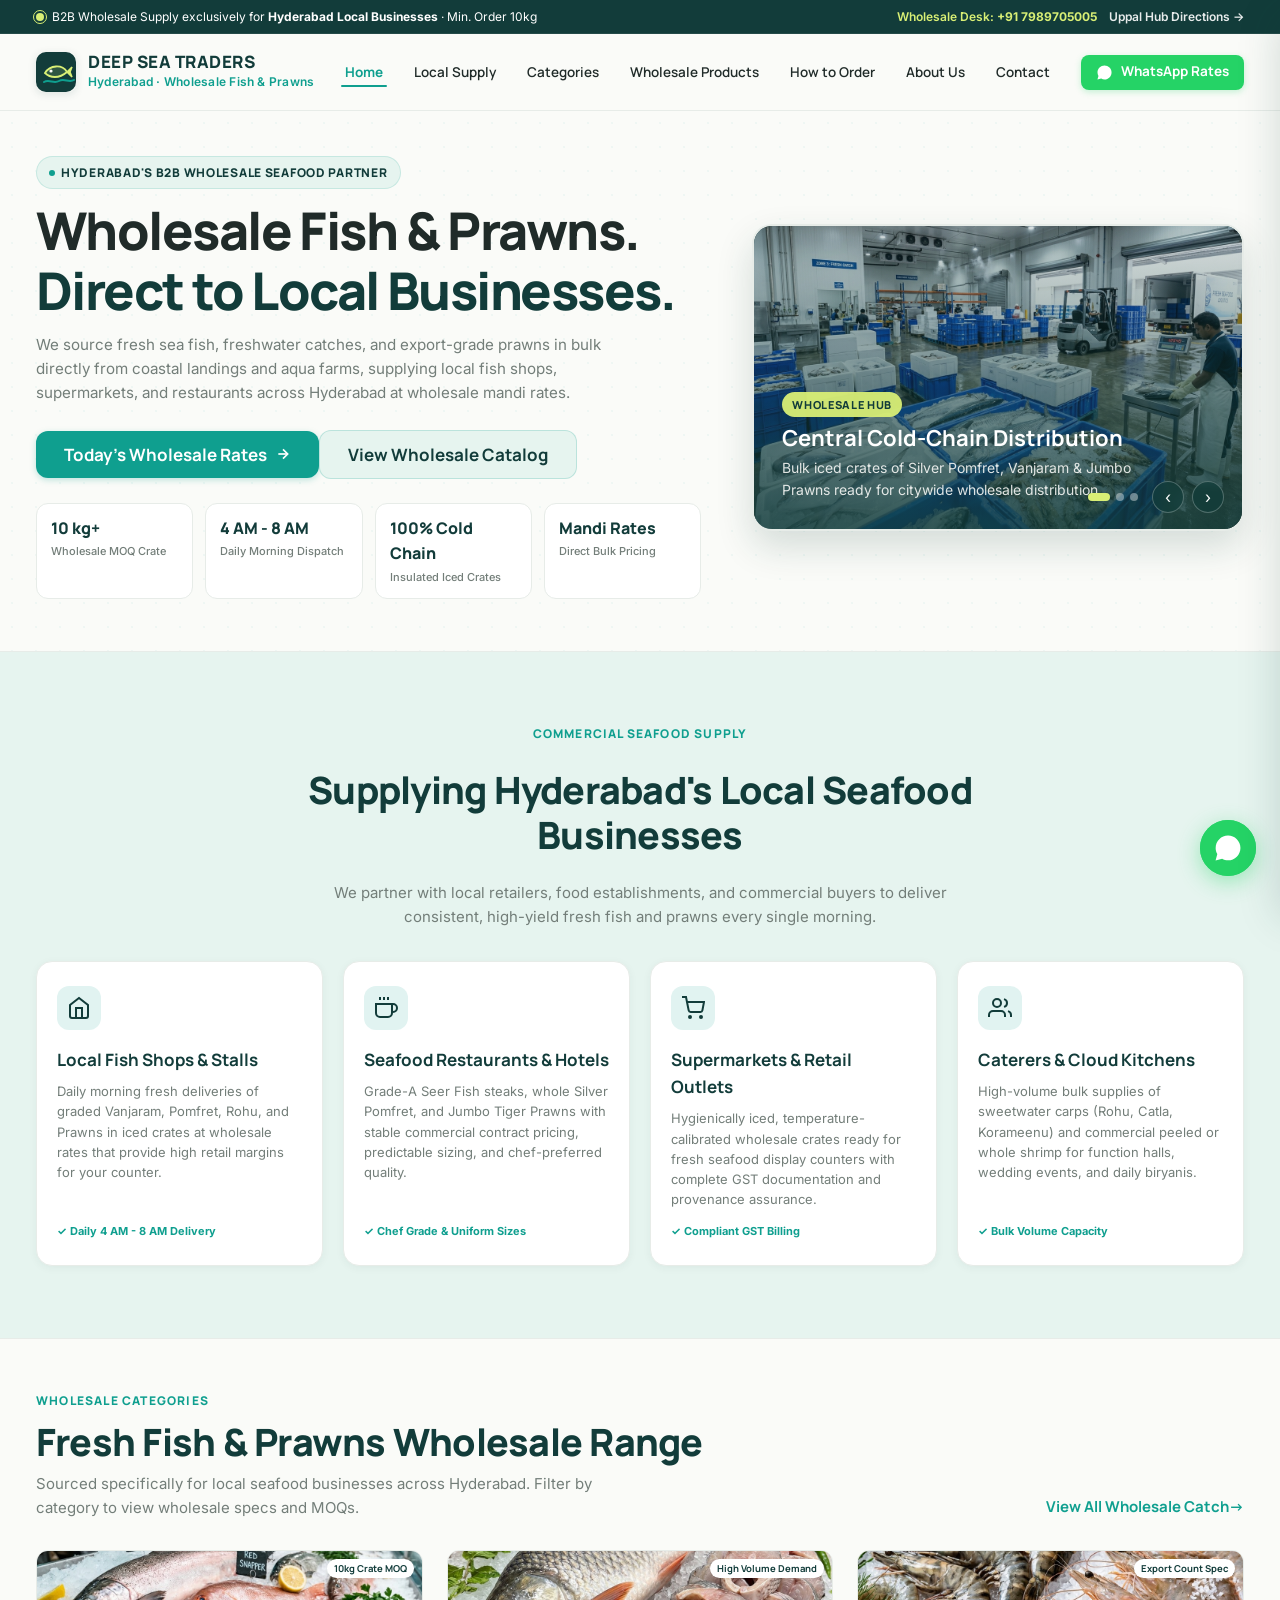
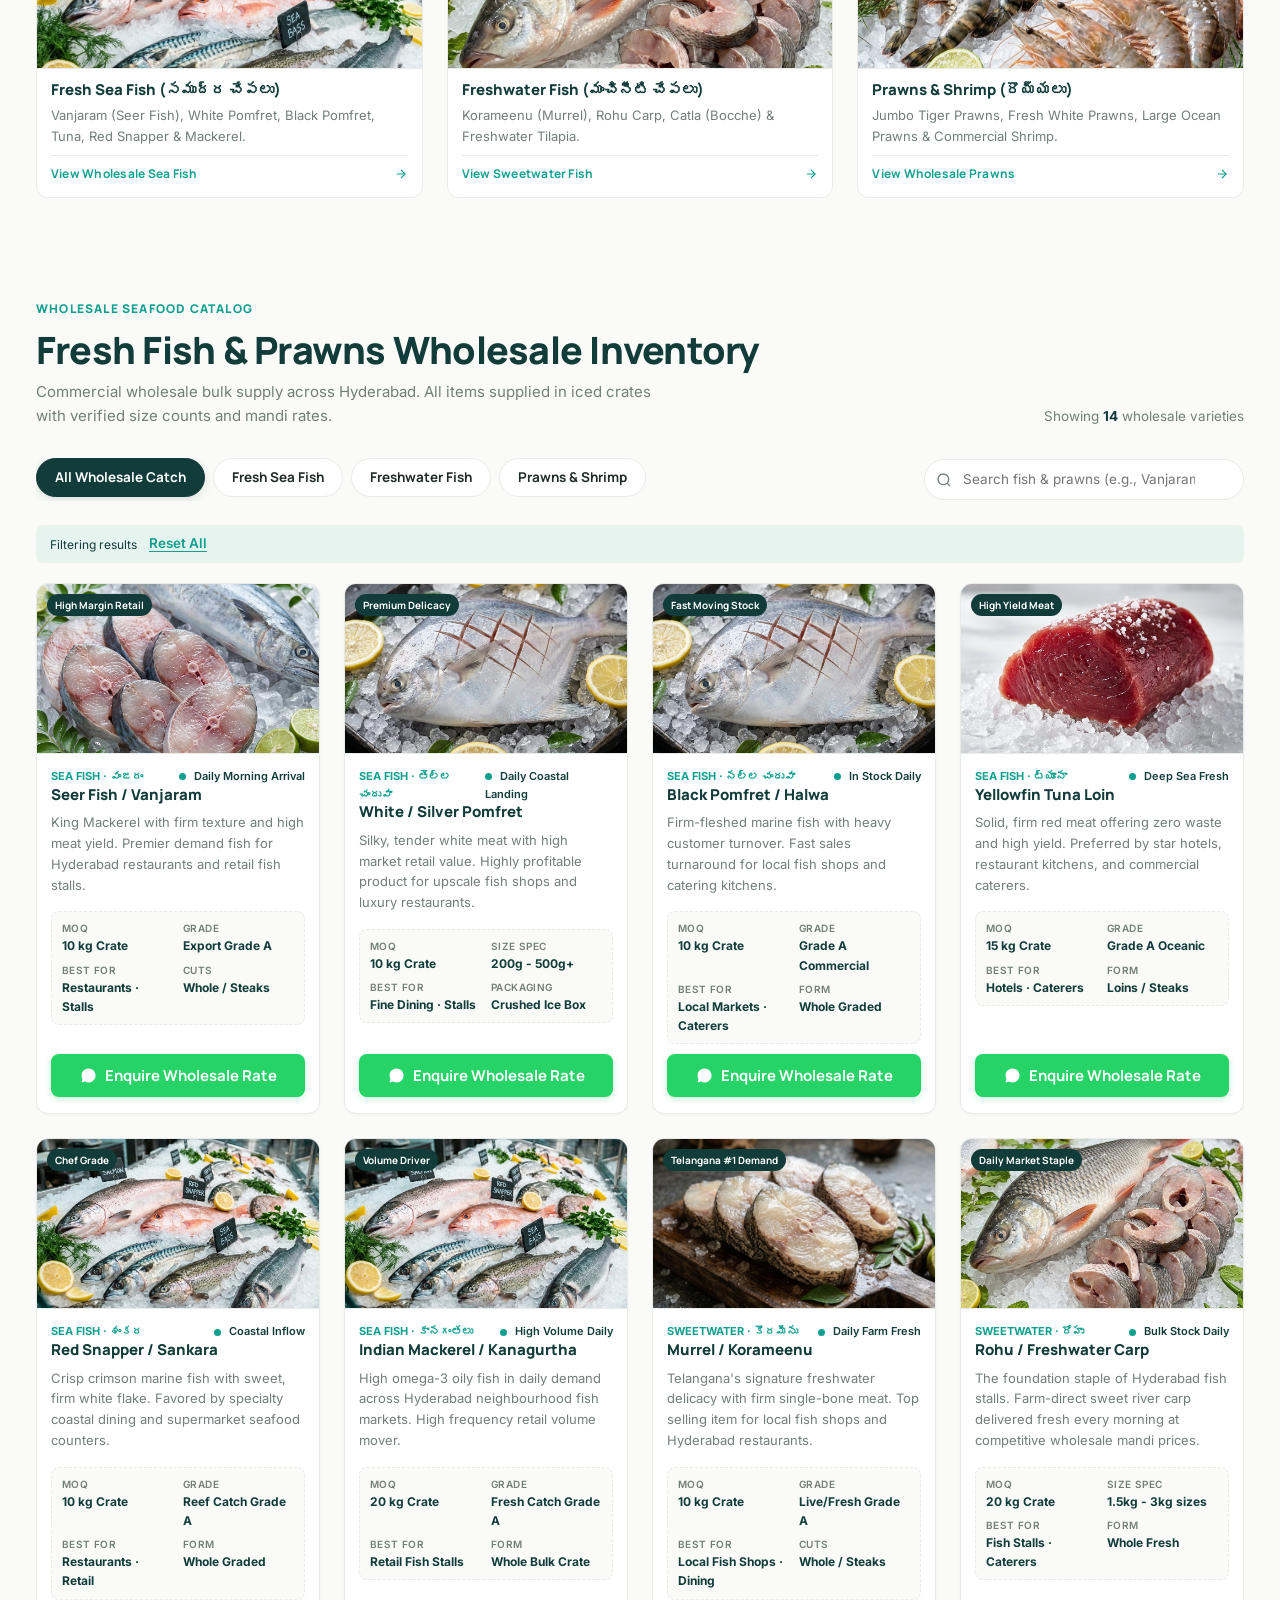
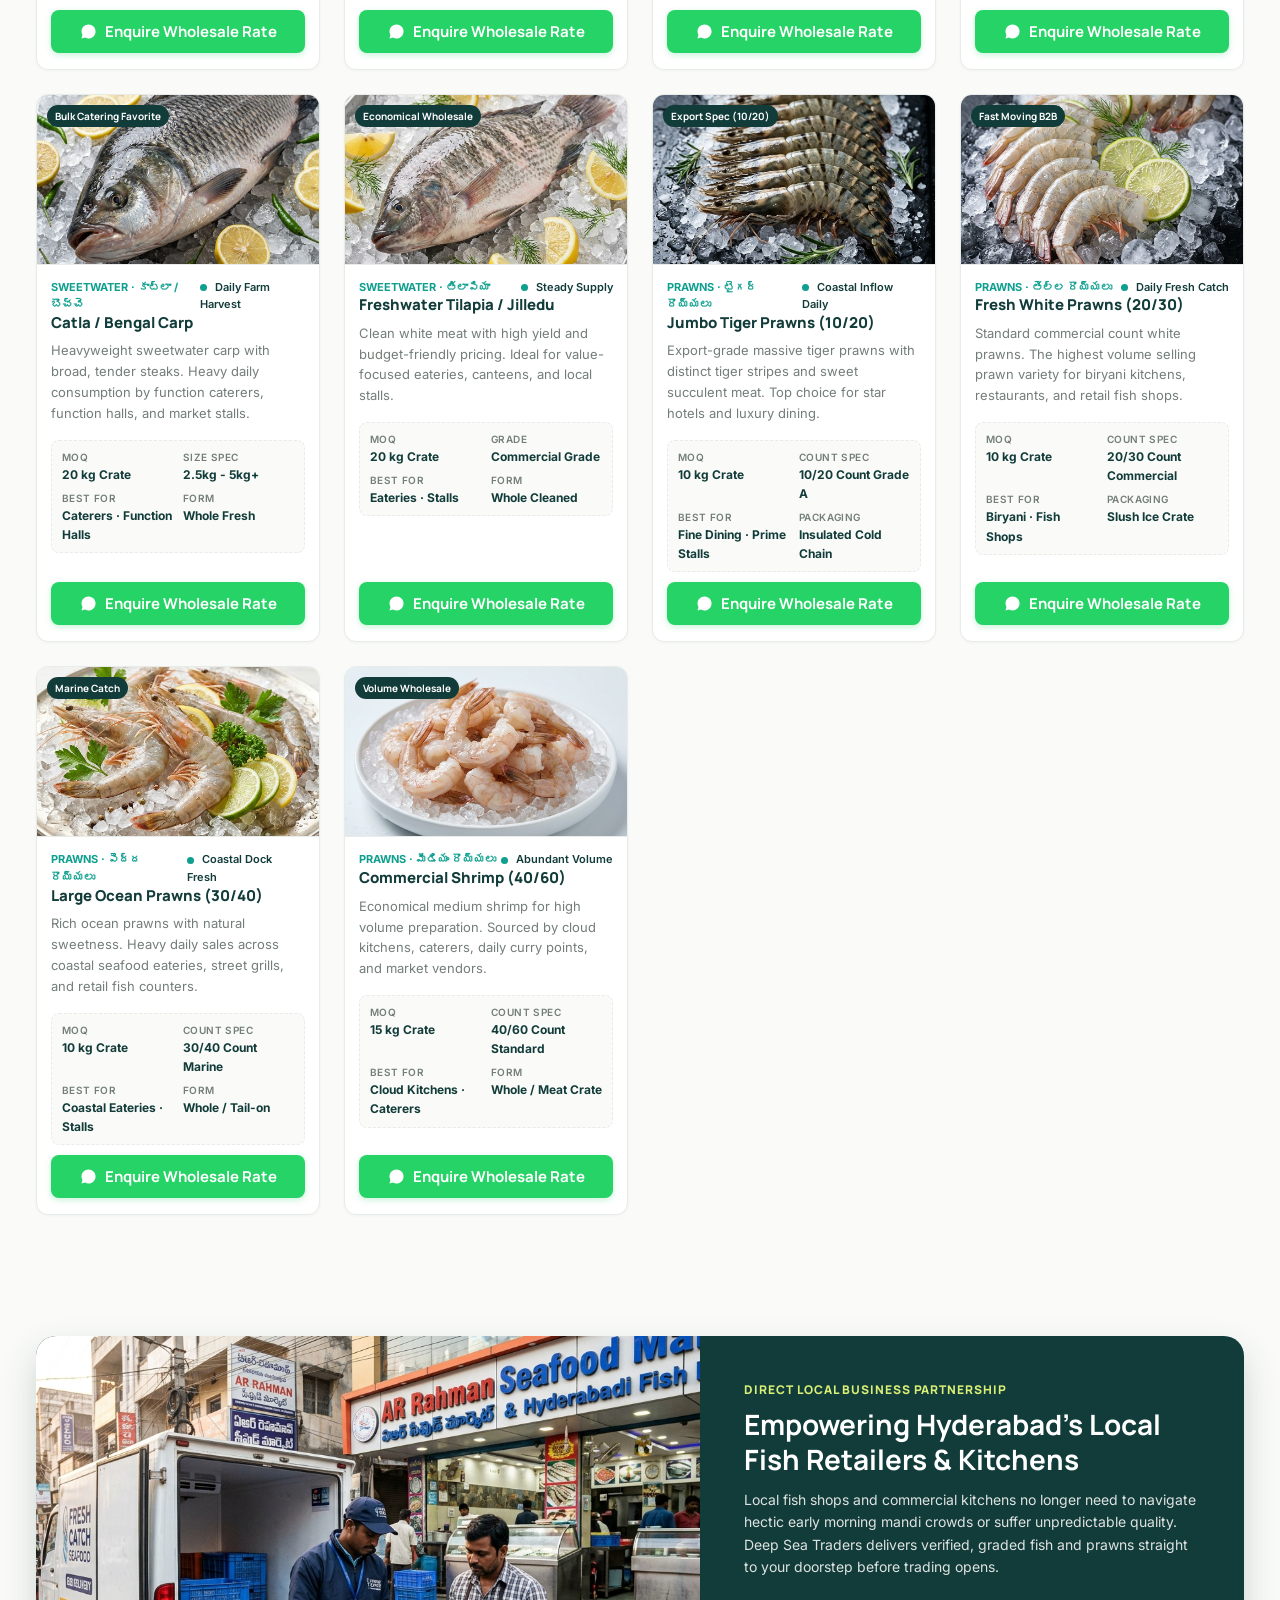
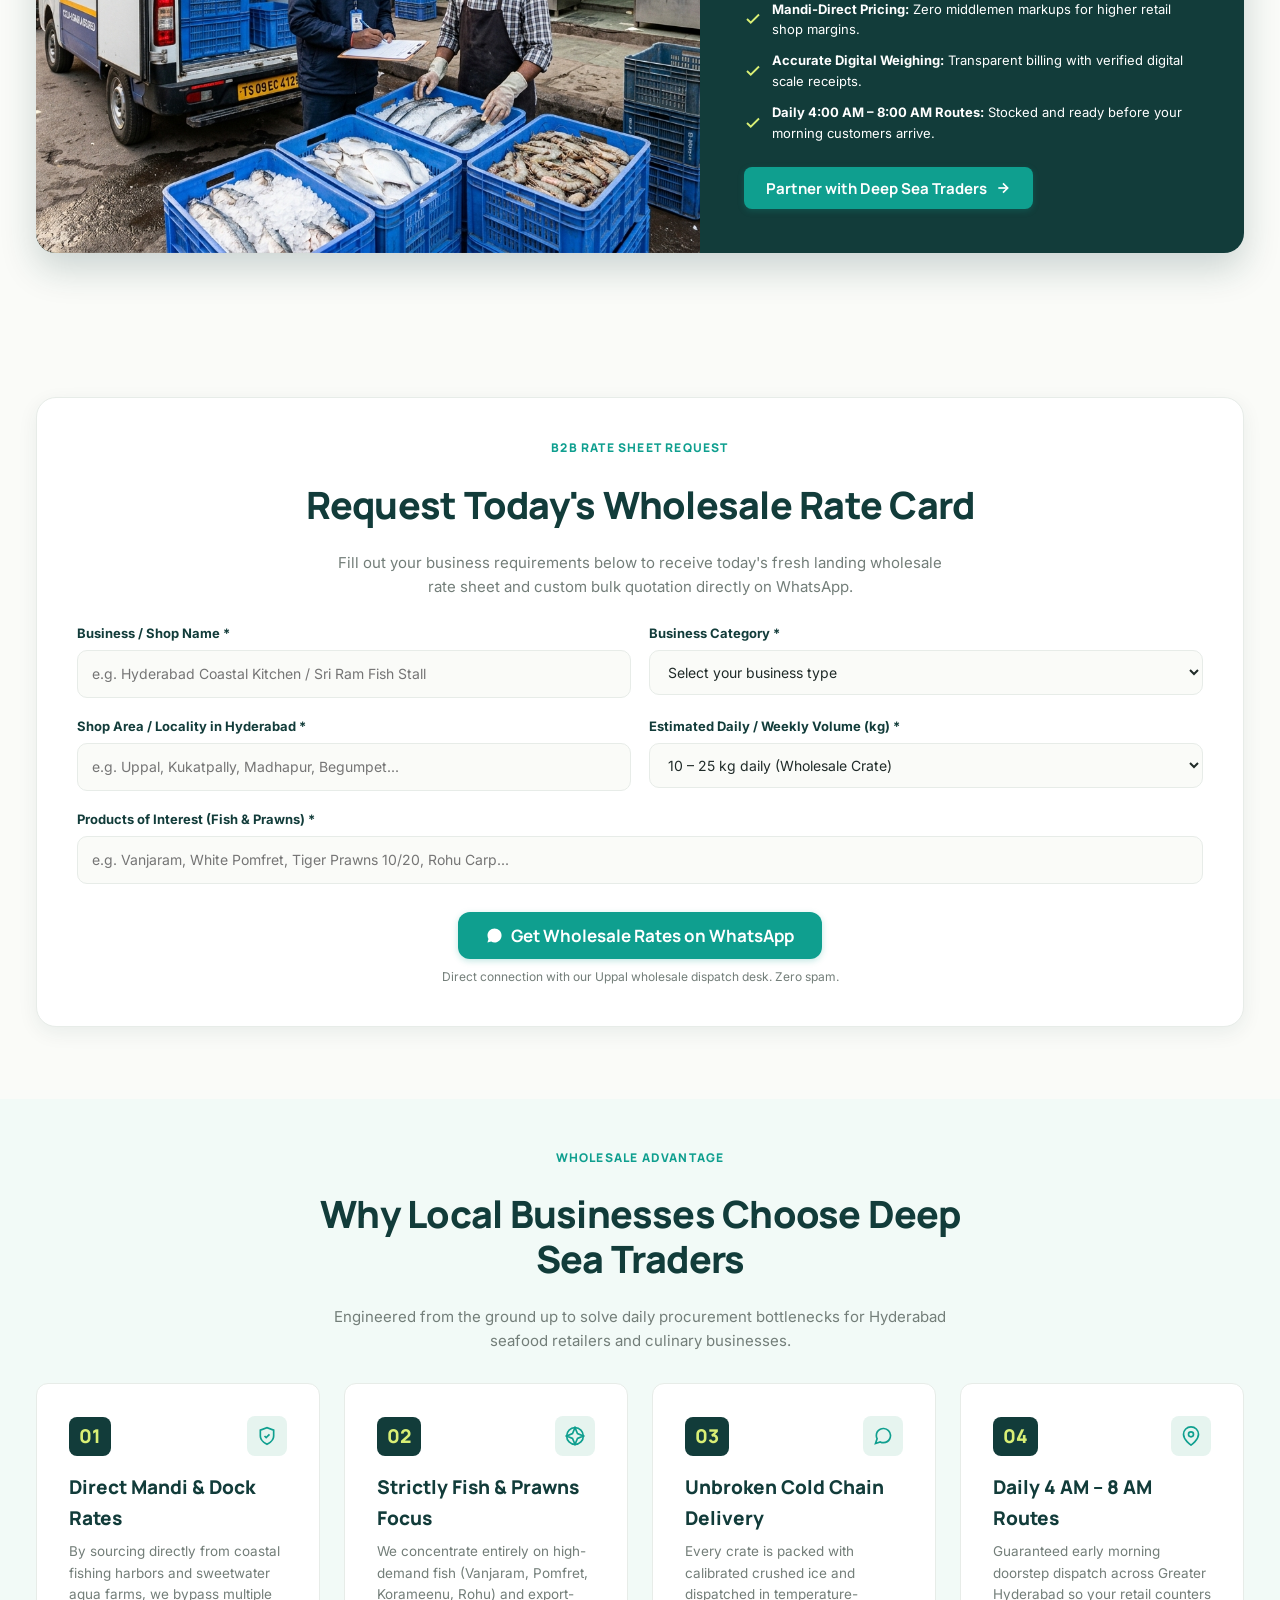
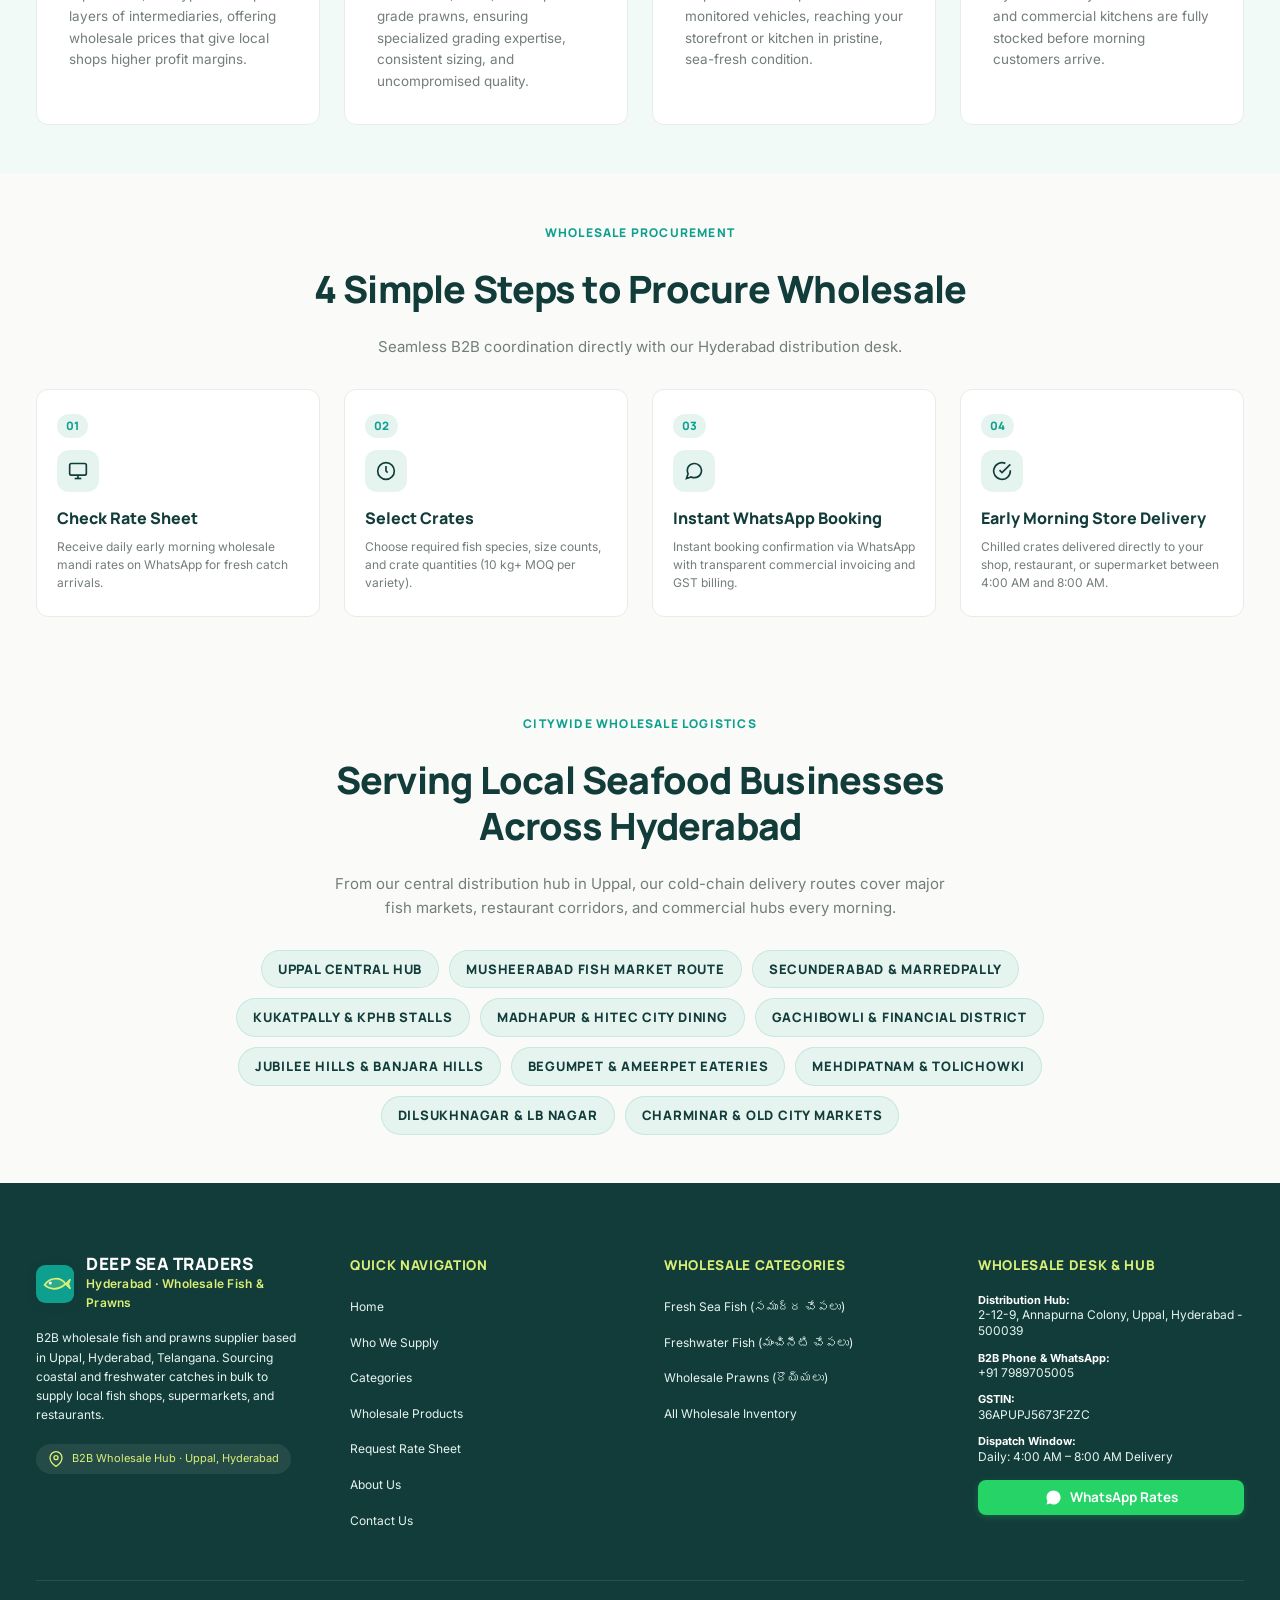
<file: index.html>
<!DOCTYPE html>
<html lang="en">

<head>
  <meta charset="UTF-8">
  <meta name="viewport" content="width=device-width, initial-scale=1.0">
  <meta name="description"
    content="Deep Sea Traders — Wholesale fish & prawns supplier in Hyderabad, Telangana. Direct coastal & freshwater bulk catch at mandi rates for local fish shops, retailers, and restaurants.">
  <meta name="theme-color" content="#123C3A">

  <!-- Open Graph Meta -->
  <meta property="og:title" content="Deep Sea Traders | Wholesale Fish & Prawns Supply — Hyderabad">
  <meta property="og:description"
    content="Bulk wholesale supply of fresh sea fish, sweetwater fish, and premium prawns exclusively for local fish shops, supermarkets, and restaurants in Hyderabad.">
  <meta property="og:type" content="website">
  <meta property="og:locale" content="en_IN">

  <title>Deep Sea Traders | Wholesale Fish & Prawns Supply for Hyderabad Businesses</title>

  <!-- Preconnect Google Fonts -->
  <link rel="preconnect" href="https://fonts.googleapis.com">
  <link rel="preconnect" href="https://fonts.gstatic.com" crossorigin>
  <link
    href="https://fonts.googleapis.com/css2?family=Inter:wght@400;500;600;700&family=Manrope:wght@500;600;700;800&display=swap"
    rel="stylesheet">

  <link rel="icon" type="image/svg+xml" href="assets/icons/favicon.svg">
  <link rel="stylesheet" href="css/styles.css">

  <script src="js/config.js" defer></script>
  <script src="js/main.js" defer></script>
</head>

<body>
  <!-- Accessibility Skip Link -->
  <a class="skip-link" href="#main-content">Skip to main content</a>

  <!-- 1. Top Announcement Bar (B2B Wholesale Notice) -->
  <aside class="announcement-bar" aria-label="Location notice and operating scope">
    <div class="site-container announcement-bar__inner">
      <div class="announcement-bar__left">
        <span class="live-pulse" aria-hidden="true"></span>
        <span>B2B Wholesale Supply exclusively for <strong>Hyderabad Local Businesses</strong> · Min. Order 10kg</span>
      </div>
      <div class="announcement-bar__right">
        <span class="announcement-tag">Wholesale Desk: <a href="tel:+917989705005"
            style="color: inherit; text-decoration: none; font-weight: 700;">+91 7989705005</a></span>
        <a href="https://maps.app.goo.gl/8JA7MSrUsRoh5VSJ9" target="_blank" rel="noopener noreferrer"
          class="announcement-link">Uppal Hub Directions <span aria-hidden="true">&rarr;</span></a>
      </div>
    </div>
  </aside>

  <!-- 2. Primary B2B Header -->
  <header class="site-header" id="header">
    <div class="site-container nav-container">

      <!-- Brand Logo -->
      <a class="brand-logo" href="index.html#hero" aria-label="Deep Sea Traders Homepage">
        <div class="brand-logo__mark" aria-hidden="true">
          <svg viewBox="0 0 40 40" fill="none" class="brand-logo__svg">
            <rect width="40" height="40" rx="10" fill="#123C3A" />
            <path d="M9 21C14 13 26 12 31 20C23 27 14 26 9 21Z" stroke="#D9EF75" stroke-width="1.8"
              fill="rgba(217, 239, 117, 0.15)" />
            <circle cx="15" cy="19" r="1.6" fill="#FAFBF8" />
            <path d="M31 20L36 15L34 20L36 25Z" stroke="#D9EF75" stroke-width="1.5" fill="#D9EF75" />
            <path d="M8 30C13 27 18 32 23 29C28 26 33 31 38 28" stroke="#0F9F8F" stroke-width="2"
              stroke-linecap="round" />
          </svg>
        </div>
        <div class="brand-logo__text">
          <span class="brand-logo__title">DEEP SEA TRADERS</span>
          <span class="brand-logo__tagline">Hyderabad · Wholesale Fish &amp; Prawns</span>
        </div>
      </a>

      <!-- Desktop Navigation Menu -->
      <nav class="desktop-nav" aria-label="Main Navigation">
        <ul class="desktop-nav__list">
          <li><a href="index.html#hero" class="nav-link active">Home</a></li>
          <li><a href="index.html#b2b-supply" class="nav-link">Local Supply</a></li>
          <li><a href="index.html#categories" class="nav-link">Categories</a></li>
          <li><a href="index.html#products" class="nav-link">Wholesale Products</a></li>
          <li><a href="index.html#how-to-order" class="nav-link">How to Order</a></li>
          <li><a href="about.html" class="nav-link">About Us</a></li>
          <li><a href="contact.html" class="nav-link">Contact</a></li>
        </ul>
      </nav>

      <!-- Primary Action & Mobile Toggle -->
      <div class="header-actions">
        <button type="button" class="btn btn--whatsapp btn--sm header-cta" data-whatsapp
          data-message="Hello Deep Sea Traders, I am a business owner inquiring about today's wholesale rate sheet for fresh fish and prawns in Hyderabad.">
          <svg class="btn__icon" viewBox="0 0 24 24" fill="currentColor" aria-hidden="true">
            <path
              d="M12.04 2C6.58 2 2.13 6.45 2.13 11.91C2.13 13.66 2.59 15.36 3.45 16.86L2.05 22L7.3 20.62C8.75 21.41 10.38 21.83 12.04 21.83C17.5 21.83 21.95 17.38 21.95 11.92C21.95 9.27 20.92 6.78 19.05 4.91C17.18 3.03 14.69 2 12.04 2Z" />
          </svg>
          <span>WhatsApp Rates</span>
        </button>

        <!-- Mobile Hamburger Toggle -->
        <button type="button" class="menu-toggle" id="menu-toggle" aria-label="Open mobile navigation menu"
          aria-expanded="false" aria-controls="mobile-drawer">
          <span class="menu-toggle__bar"></span>
          <span class="menu-toggle__bar"></span>
          <span class="menu-toggle__bar"></span>
        </button>
      </div>
    </div>
  </header>

  <!-- Mobile Navigation Drawer & Backdrop -->
  <div class="drawer-backdrop" id="drawer-backdrop" aria-hidden="true"></div>
  <aside class="mobile-drawer" id="mobile-drawer" aria-label="Mobile Navigation Menu" aria-hidden="true">
    <div class="mobile-drawer__header">
      <div class="brand-logo brand-logo--drawer">
        <div class="brand-logo__mark" aria-hidden="true">
          <svg viewBox="0 0 40 40" fill="none" class="brand-logo__svg">
            <rect width="40" height="40" rx="10" fill="#123C3A" />
            <path d="M9 21C14 13 26 12 31 20C23 27 14 26 9 21Z" stroke="#D9EF75" stroke-width="1.8"
              fill="rgba(217, 239, 117, 0.15)" />
            <circle cx="15" cy="19" r="1.6" fill="#FAFBF8" />
            <path d="M31 20L36 15L34 20L36 25Z" stroke="#D9EF75" stroke-width="1.5" fill="#D9EF75" />
          </svg>
        </div>
        <div class="brand-logo__text">
          <span class="brand-logo__title">DEEP SEA TRADERS</span>
          <small>Hyderabad Wholesale Hub</small>
        </div>
      </div>
      <button type="button" class="drawer-close" id="drawer-close" aria-label="Close navigation menu">✕</button>
    </div>

    <!-- Mobile Drawer Links -->
    <nav class="mobile-drawer__nav">
      <ul class="mobile-nav-list">
        <li><a href="index.html#hero" class="mobile-nav-link">Home</a></li>
        <li><a href="index.html#b2b-supply" class="mobile-nav-link">Who We Supply</a></li>
        <li><a href="index.html#categories" class="mobile-nav-link">Fish &amp; Prawns Categories</a></li>
        <li><a href="index.html#products" class="mobile-nav-link">Wholesale Products</a></li>
        <li><a href="index.html#how-to-order" class="mobile-nav-link">Wholesale Ordering</a></li>
        <li><a href="about.html" class="mobile-nav-link">About Us</a></li>
        <li><a href="contact.html" class="mobile-nav-link">Contact &amp; Hub</a></li>
      </ul>
    </nav>

    <!-- Mobile Drawer Footer Info -->
    <div class="mobile-drawer__footer">
      <button type="button" class="btn btn--primary btn--full" data-whatsapp
        data-message="Hello Deep Sea Traders, I would like to get wholesale daily rates for fresh fish and prawns for my business in Hyderabad.">
        <svg class="btn__icon" viewBox="0 0 24 24" fill="currentColor">
          <path
            d="M12.04 2C6.58 2 2.13 6.45 2.13 11.91C2.13 13.66 2.59 15.36 3.45 16.86L2.05 22L7.3 20.62C8.75 21.41 10.38 21.83 12.04 21.83C17.5 21.83 21.95 17.38 21.95 11.92C21.95 9.27 20.92 6.78 19.05 4.91C17.18 3.03 14.69 2 12.04 2Z" />
        </svg>
        Get Wholesale Rate Sheet
      </button>
    </div>
  </aside>

  <!-- MAIN SINGLE-PAGE APP CONTENT -->
  <main id="main-content">

    <!-- 3. B2B HERO SECTION WITH RECOGNIZABLE WHOLESALE BANNERS -->
    <section class="hero-section" id="hero" aria-label="Hero Introduction">
      <div class="hero-bg-pattern" aria-hidden="true"></div>
      <div class="site-container hero-container">

        <!-- Left: B2B Headline & Wholesale Value Props -->
        <div class="hero-content">
          <div class="badge badge--mint">
            <span class="badge__dot"></span>
            HYDERABAD'S B2B WHOLESALE SEAFOOD PARTNER
          </div>

          <h1 class="hero-headline">
            Wholesale Fish &amp; Prawns.<br>
            <span class="text-marine">Direct to Local Businesses.</span>
          </h1>

          <p class="hero-lead">
            We source fresh sea fish, freshwater catches, and export-grade prawns in bulk directly from coastal landings and aqua farms, supplying local fish shops, supermarkets, and restaurants across Hyderabad at wholesale mandi rates.
          </p>

          <!-- B2B Action Buttons -->
          <div class="hero-actions">
            <button type="button" class="btn btn--primary btn--lg" data-whatsapp
              data-message="Hello Deep Sea Traders, please send today's wholesale rate sheet for fresh fish and prawns (B2B bulk orders in Hyderabad).">
              <span>Today's Wholesale Rates</span>
              <svg viewBox="0 0 24 24" fill="none" stroke="currentColor" stroke-width="2.5" class="btn__arrow"
                aria-hidden="true">
                <line x1="5" y1="12" x2="19" y2="12"></line>
                <polyline points="12 5 19 12 12 19"></polyline>
              </svg>
            </button>
            <a href="#products" class="btn btn--secondary btn--lg">
              <span>View Wholesale Catalog</span>
            </a>
          </div>

          <!-- B2B Commercial Metrics Strip -->
          <div class="b2b-metrics-strip">
            <div class="b2b-metric-item">
              <span class="b2b-metric-val">10 kg+</span>
              <span class="b2b-metric-label">Wholesale MOQ Crate</span>
            </div>
            <div class="b2b-metric-item">
              <span class="b2b-metric-val">4 AM - 8 AM</span>
              <span class="b2b-metric-label">Daily Morning Dispatch</span>
            </div>
            <div class="b2b-metric-item">
              <span class="b2b-metric-val">100% Cold Chain</span>
              <span class="b2b-metric-label">Insulated Iced Crates</span>
            </div>
            <div class="b2b-metric-item">
              <span class="b2b-metric-val">Mandi Rates</span>
              <span class="b2b-metric-label">Direct Bulk Pricing</span>
            </div>
          </div>
        </div>

        <!-- Right: B2B Interactive Wholesale Banner Slider -->
        <div class="hero-visual">
          <div class="b2b-hero-slider" id="b2b-hero-slider" aria-label="B2B Wholesale Showcase Banners">
            
            <!-- Slide 1: Central Sourcing & Cold Chain Hub -->
            <div class="b2b-slide is-active" data-slide="0">
              <img src="assets/images/banners/b2b-wholesale-hero-banner.jpg"
                alt="B2B wholesale cold chain seafood distribution hub in Hyderabad" class="b2b-slide__img">
              <div class="b2b-slide__overlay">
                <span class="b2b-slide__badge">Wholesale Hub</span>
                <h3 class="b2b-slide__title">Central Cold-Chain Distribution</h3>
                <p class="b2b-slide__desc">Bulk iced crates of Silver Pomfret, Vanjaram &amp; Jumbo Prawns ready for citywide wholesale distribution.</p>
              </div>
            </div>

            <!-- Slide 2: Daily Supply to Local Fish Shops & Restaurants -->
            <div class="b2b-slide" data-slide="1">
              <img src="assets/images/banners/b2b-local-shops-supply-banner.jpg"
                alt="Direct wholesale delivery to local seafood shops and restaurants in Hyderabad" class="b2b-slide__img">
              <div class="b2b-slide__overlay">
                <span class="b2b-slide__badge">Local Business Partner</span>
                <h3 class="b2b-slide__title">Daily Morning Supply to Local Shops</h3>
                <p class="b2b-slide__desc">Reliable early morning stock delivery to local fish stalls, retail counters, and commercial kitchens.</p>
              </div>
            </div>

            <!-- Slide 3: Grade-A Bulk Crates (Pure Fish & Prawns) -->
            <div class="b2b-slide" data-slide="2">
              <img src="assets/images/banners/b2b-fish-prawns-crates-banner.jpg"
                alt="Bulk wholesale crates of iced Seer Fish, Pomfret and Tiger Prawns" class="b2b-slide__img">
              <div class="b2b-slide__overlay">
                <span class="b2b-slide__badge">Grade-A Catches</span>
                <h3 class="b2b-slide__title">Exclusively Fish &amp; Export Prawns</h3>
                <p class="b2b-slide__desc">Sorted, size-graded, and hygienically packed on crushed ice for maximum retail margin.</p>
              </div>
            </div>

            <!-- Slider Navigation Controls -->
            <div class="b2b-slider-controls">
              <div class="b2b-slider-dots" id="b2b-slider-dots">
                <button type="button" class="b2b-slider-dot is-active" data-slide-to="0" aria-label="Slide 1"></button>
                <button type="button" class="b2b-slider-dot" data-slide-to="1" aria-label="Slide 2"></button>
                <button type="button" class="b2b-slider-dot" data-slide-to="2" aria-label="Slide 3"></button>
              </div>
              <button type="button" class="b2b-slider-btn" id="b2b-slide-prev" aria-label="Previous Slide">‹</button>
              <button type="button" class="b2b-slider-btn" id="b2b-slide-next" aria-label="Next Slide">›</button>
            </div>

          </div>
        </div>

      </div>
    </section>

    <!-- 4. WHO WE SUPPLY (B2B TARGETED LOCAL BUSINESS SEGMENTS) -->
    <section class="b2b-segments-section" id="b2b-supply" aria-label="Who We Supply Across Hyderabad">
      <div class="site-container">
        <div class="section-header section-header--center">
          <span class="section-kicker">COMMERCIAL SEAFOOD SUPPLY</span>
          <h2 class="section-title">Supplying Hyderabad's Local Seafood Businesses</h2>
          <p class="section-subtitle">
            We partner with local retailers, food establishments, and commercial buyers to deliver consistent, high-yield fresh fish and prawns every single morning.
          </p>
        </div>

        <div class="b2b-segments-grid">

          <!-- Segment 1: Local Fish Shops -->
          <article class="b2b-segment-card">
            <div class="b2b-segment-icon" aria-hidden="true">
              <svg viewBox="0 0 24 24" fill="none" stroke="currentColor" stroke-width="2" width="24" height="24">
                <path d="M3 9l9-7 9 7v11a2 2 0 0 1-2 2H5a2 2 0 0 1-2-2z"></path>
                <polyline points="9 22 9 12 15 12 15 22"></polyline>
              </svg>
            </div>
            <h3 class="b2b-segment-title">Local Fish Shops &amp; Stalls</h3>
            <p class="b2b-segment-desc">
              Daily morning fresh deliveries of graded Vanjaram, Pomfret, Rohu, and Prawns in iced crates at wholesale rates that provide high retail margins for your counter.
            </p>
            <span class="b2b-segment-tag">✓ Daily 4 AM - 8 AM Delivery</span>
          </article>

          <!-- Segment 2: Restaurants & Hotels -->
          <article class="b2b-segment-card">
            <div class="b2b-segment-icon" aria-hidden="true">
              <svg viewBox="0 0 24 24" fill="none" stroke="currentColor" stroke-width="2" width="24" height="24">
                <path d="M18 8h1a4 4 0 0 1 0 8h-1"></path>
                <path d="M2 8h16v9a4 4 0 0 1-4 4H6a4 4 0 0 1-4-4V8z"></path>
                <line x1="6" y1="1" x2="6" y2="4"></line>
                <line x1="10" y1="1" x2="10" y2="4"></line>
                <line x1="14" y1="1" x2="14" y2="4"></line>
              </svg>
            </div>
            <h3 class="b2b-segment-title">Seafood Restaurants &amp; Hotels</h3>
            <p class="b2b-segment-desc">
              Grade-A Seer Fish steaks, whole Silver Pomfret, and Jumbo Tiger Prawns with stable commercial contract pricing, predictable sizing, and chef-preferred quality.
            </p>
            <span class="b2b-segment-tag">✓ Chef Grade &amp; Uniform Sizes</span>
          </article>

          <!-- Segment 3: Supermarkets & Gourmet Marts -->
          <article class="b2b-segment-card">
            <div class="b2b-segment-icon" aria-hidden="true">
              <svg viewBox="0 0 24 24" fill="none" stroke="currentColor" stroke-width="2" width="24" height="24">
                <circle cx="9" cy="21" r="1"></circle>
                <circle cx="20" cy="21" r="1"></circle>
                <path d="M1 1h4l2.68 13.39a2 2 0 0 0 2 1.61h9.72a2 2 0 0 0 2-1.61L23 6H6"></path>
              </svg>
            </div>
            <h3 class="b2b-segment-title">Supermarkets &amp; Retail Outlets</h3>
            <p class="b2b-segment-desc">
              Hygienically iced, temperature-calibrated wholesale crates ready for fresh seafood display counters with complete GST documentation and provenance assurance.
            </p>
            <span class="b2b-segment-tag">✓ Compliant GST Billing</span>
          </article>

          <!-- Segment 4: Caterers & Cloud Kitchens -->
          <article class="b2b-segment-card">
            <div class="b2b-segment-icon" aria-hidden="true">
              <svg viewBox="0 0 24 24" fill="none" stroke="currentColor" stroke-width="2" width="24" height="24">
                <path d="M17 21v-2a4 4 0 0 0-4-4H5a4 4 0 0 0-4 4v2"></path>
                <circle cx="9" cy="7" r="4"></circle>
                <path d="M23 21v-2a4 4 0 0 0-3-3.87"></path>
                <path d="M16 3.13a4 4 0 0 1 0 7.75"></path>
              </svg>
            </div>
            <h3 class="b2b-segment-title">Caterers &amp; Cloud Kitchens</h3>
            <p class="b2b-segment-desc">
              High-volume bulk supplies of sweetwater carps (Rohu, Catla, Korameenu) and commercial peeled or whole shrimp for function halls, wedding events, and daily biryanis.
            </p>
            <span class="b2b-segment-tag">✓ Bulk Volume Capacity</span>
          </article>

        </div>
      </div>
    </section>

    <!-- 5. CURATED CATEGORIES SECTION (STRICTLY FISH & PRAWNS) -->
    <section class="section categories-section" id="categories" aria-label="Fish & Prawns Categories">
      <div class="site-container">

        <div class="section-header">
          <div class="section-header__left">
            <span class="section-kicker">WHOLESALE CATEGORIES</span>
            <h2 class="section-title">Fresh Fish &amp; Prawns Wholesale Range</h2>
            <p class="section-subtitle">
              Sourced specifically for local seafood businesses across Hyderabad. Filter by category to view wholesale specs and MOQs.
            </p>
          </div>
          <div class="section-header__right">
            <a href="#products" class="btn-link" data-filter-trigger="all">
              <span>View All Wholesale Catch</span>
              <span aria-hidden="true">&rarr;</span>
            </a>
          </div>
        </div>

        <div class="categories-grid categories-grid--three" style="display: grid; grid-template-columns: repeat(auto-fit, minmax(280px, 1fr)); gap: 24px;">

          <!-- Category 1: Fresh Sea Fish -->
          <article class="category-card" data-category="sea-fish" role="button" tabindex="0"
            aria-label="Explore Fresh Sea Fish Category">
            <div class="category-card__media">
              <img src="assets/images/categories/fresh-fish.jpg" alt="Fresh Sea Fish wholesale supply" class="category-card__img"
                loading="lazy">
              <span class="category-card__badge">10kg Crate MOQ</span>
            </div>
            <div class="category-card__body">
              <h3 class="category-card__title">Fresh Sea Fish (సముద్ర చేపలు)</h3>
              <p style="font-size: 13px; color: var(--muted-grey); margin-bottom: 8px;">Vanjaram (Seer Fish), White Pomfret, Black Pomfret, Tuna, Red Snapper &amp; Mackerel.</p>
              <div class="category-card__action">
                <span class="category-card__cta">View Wholesale Sea Fish</span>
                <svg viewBox="0 0 24 24" fill="none" stroke="currentColor" stroke-width="2" class="category-card__arrow"
                  aria-hidden="true">
                  <line x1="5" y1="12" x2="19" y2="12"></line>
                  <polyline points="12 5 19 12 12 19"></polyline>
                </svg>
              </div>
            </div>
          </article>

          <!-- Category 2: Freshwater Fish -->
          <article class="category-card" data-category="freshwater-fish" role="button" tabindex="0"
            aria-label="Explore Freshwater Fish Category">
            <div class="category-card__media">
              <img src="assets/images/products/rohu.jpg" alt="Freshwater Fish wholesale supply" class="category-card__img"
                loading="lazy">
              <span class="category-card__badge">High Volume Demand</span>
            </div>
            <div class="category-card__body">
              <h3 class="category-card__title">Freshwater Fish (మంచినీటి చేపలు)</h3>
              <p style="font-size: 13px; color: var(--muted-grey); margin-bottom: 8px;">Korameenu (Murrel), Rohu Carp, Catla (Bocche) &amp; Freshwater Tilapia.</p>
              <div class="category-card__action">
                <span class="category-card__cta">View Sweetwater Fish</span>
                <svg viewBox="0 0 24 24" fill="none" stroke="currentColor" stroke-width="2" class="category-card__arrow"
                  aria-hidden="true">
                  <line x1="5" y1="12" x2="19" y2="12"></line>
                  <polyline points="12 5 19 12 12 19"></polyline>
                </svg>
              </div>
            </div>
          </article>

          <!-- Category 3: Wholesale Prawns & Shrimp -->
          <article class="category-card" data-category="prawns" role="button" tabindex="0"
            aria-label="Explore Wholesale Prawns Category">
            <div class="category-card__media">
              <img src="assets/images/categories/prawns-shrimp.jpg" alt="Wholesale Prawns & Shrimp supply" class="category-card__img"
                loading="lazy">
              <span class="category-card__badge">Export Count Spec</span>
            </div>
            <div class="category-card__body">
              <h3 class="category-card__title">Prawns &amp; Shrimp (రొయ్యలు)</h3>
              <p style="font-size: 13px; color: var(--muted-grey); margin-bottom: 8px;">Jumbo Tiger Prawns, Fresh White Prawns, Large Ocean Prawns &amp; Commercial Shrimp.</p>
              <div class="category-card__action">
                <span class="category-card__cta">View Wholesale Prawns</span>
                <svg viewBox="0 0 24 24" fill="none" stroke="currentColor" stroke-width="2" class="category-card__arrow"
                  aria-hidden="true">
                  <line x1="5" y1="12" x2="19" y2="12"></line>
                  <polyline points="12 5 19 12 12 19"></polyline>
                </svg>
              </div>
            </div>
          </article>

        </div>
      </div>
    </section>

    <!-- 6. WHOLESALE PRODUCTS CATALOG (STRICTLY FISH & PRAWNS) -->
    <section class="section products-section" id="products" aria-label="Wholesale Fish and Prawns Products Catalog">
      <div class="site-container">

        <div class="section-header">
          <div class="section-header__left">
            <span class="section-kicker">WHOLESALE SEAFOOD CATALOG</span>
            <h2 class="section-title">Fresh Fish &amp; Prawns Wholesale Inventory</h2>
            <p class="section-subtitle">
              Commercial wholesale bulk supply across Hyderabad. All items supplied in iced crates with verified size counts and mandi rates.
            </p>
          </div>
          <div class="section-header__right">
            <div class="catalog-live-count" id="catalog-count-badge">
              Showing <strong id="products-count">14</strong> wholesale varieties
            </div>
          </div>
        </div>

        <!-- Interactive Catalog Controls Bar: Category Pills + Search Box -->
        <div class="catalog-toolbar">

          <!-- Category Filter Pills (Strictly Fish & Prawns) -->
          <div class="filter-pills" role="tablist" aria-label="Filter products by fish and prawns categories">
            <button type="button" class="filter-pill active" data-filter="all" role="tab" aria-selected="true">
              All Wholesale Catch
            </button>
            <button type="button" class="filter-pill" data-filter="sea-fish" role="tab" aria-selected="false">
              Fresh Sea Fish
            </button>
            <button type="button" class="filter-pill" data-filter="freshwater-fish" role="tab" aria-selected="false">
              Freshwater Fish
            </button>
            <button type="button" class="filter-pill" data-filter="prawns" role="tab" aria-selected="false">
              Prawns &amp; Shrimp
            </button>
          </div>

          <!-- Real-Time Search Box -->
          <div class="catalog-search">
            <div class="search-field">
              <svg class="search-field__icon" viewBox="0 0 24 24" fill="none" stroke="currentColor" stroke-width="2"
                aria-hidden="true">
                <circle cx="11" cy="11" r="8"></circle>
                <line x1="21" y1="21" x2="16.65" y2="16.65"></line>
              </svg>
              <input type="search" id="catalog-search-input" class="search-field__input"
                placeholder="Search fish & prawns (e.g., Vanjaram, Pomfret, Tiger Prawns)..." aria-label="Filter seafood products">
              <button type="button" class="search-field__clear" id="catalog-search-clear"
                aria-label="Clear filter search" hidden>&times;</button>
            </div>
          </div>
        </div>

        <!-- Active Filter Status & Reset Notice -->
        <div class="filter-feedback" id="filter-feedback" hidden>
          <span id="filter-feedback-text">Filtering results</span>
          <button type="button" class="btn-text" id="filter-reset-btn">Reset All</button>
        </div>

        <!-- Dynamic Product Grid (ONLY Fish and Prawns) -->
        <div class="products-grid" id="products-grid">

          <!-- Product 1: Seer Fish / Vanjaram -->
          <article class="product-card" data-category="sea-fish" data-name="seer fish vanjaram king mackerel వంజరం">
            <div class="product-card__media">
              <img src="assets/images/products/seer-fish.jpg" alt="Seer Fish Vanjaram Wholesale Crate" class="product-card__img"
                loading="lazy">
              <span class="product-badge">High Margin Retail</span>
            </div>
            <div class="product-card__body">
              <div class="product-card__meta">
                <span class="product-card__cat">SEA FISH · వంజరం</span>
                <span class="product-card__avail">
                  <span class="live-dot" aria-hidden="true"></span> Daily Morning Arrival
                </span>
              </div>
              <h3 class="product-card__title">Seer Fish / Vanjaram</h3>
              <p class="product-card__desc" style="font-size: 13px; color: var(--muted-grey); margin-bottom: 6px;">
                King Mackerel with firm texture and high meat yield. Premier demand fish for Hyderabad restaurants and retail fish stalls.
              </p>
              <div class="product-b2b-spec">
                <div class="product-b2b-spec__item">
                  <span class="product-b2b-spec__label">MOQ</span>
                  <span class="product-b2b-spec__value">10 kg Crate</span>
                </div>
                <div class="product-b2b-spec__item">
                  <span class="product-b2b-spec__label">Grade</span>
                  <span class="product-b2b-spec__value">Export Grade A</span>
                </div>
                <div class="product-b2b-spec__item">
                  <span class="product-b2b-spec__label">Best For</span>
                  <span class="product-b2b-spec__value">Restaurants · Stalls</span>
                </div>
                <div class="product-b2b-spec__item">
                  <span class="product-b2b-spec__label">Cuts</span>
                  <span class="product-b2b-spec__value">Whole / Steaks</span>
                </div>
              </div>
              <div class="product-card__foot">
                <button type="button" class="btn btn--whatsapp btn--full" data-product-enquiry
                  data-product-name="Seer Fish / Vanjaram (10kg Crate)" data-product-category="Sea Fish"
                  title="Enquire Wholesale Rates on WhatsApp">
                  <svg class="btn__icon" viewBox="0 0 24 24" fill="currentColor" aria-hidden="true">
                    <path
                      d="M12.04 2C6.58 2 2.13 6.45 2.13 11.91C2.13 13.66 2.59 15.36 3.45 16.86L2.05 22L7.3 20.62C8.75 21.41 10.38 21.83 12.04 21.83C17.5 21.83 21.95 17.38 21.95 11.92C21.95 9.27 20.92 6.78 19.05 4.91C17.18 3.03 14.69 2 12.04 2Z" />
                  </svg>
                  <span>Enquire Wholesale Rate</span>
                </button>
              </div>
            </div>
          </article>

          <!-- Product 2: White Pomfret -->
          <article class="product-card" data-category="sea-fish" data-name="white pomfret silver pomfret vellai vavval తెల్ల చందువా">
            <div class="product-card__media">
              <img src="assets/images/products/pomfret.jpg" alt="White Pomfret Wholesale Crate" class="product-card__img" loading="lazy">
              <span class="product-badge">Premium Delicacy</span>
            </div>
            <div class="product-card__body">
              <div class="product-card__meta">
                <span class="product-card__cat">SEA FISH · తెల్ల చందువా</span>
                <span class="product-card__avail">
                  <span class="live-dot" aria-hidden="true"></span> Daily Coastal Landing
                </span>
              </div>
              <h3 class="product-card__title">White / Silver Pomfret</h3>
              <p class="product-card__desc" style="font-size: 13px; color: var(--muted-grey); margin-bottom: 6px;">
                Silky, tender white meat with high market retail value. Highly profitable product for upscale fish shops and luxury restaurants.
              </p>
              <div class="product-b2b-spec">
                <div class="product-b2b-spec__item">
                  <span class="product-b2b-spec__label">MOQ</span>
                  <span class="product-b2b-spec__value">10 kg Crate</span>
                </div>
                <div class="product-b2b-spec__item">
                  <span class="product-b2b-spec__label">Size Spec</span>
                  <span class="product-b2b-spec__value">200g - 500g+</span>
                </div>
                <div class="product-b2b-spec__item">
                  <span class="product-b2b-spec__label">Best For</span>
                  <span class="product-b2b-spec__value">Fine Dining · Stalls</span>
                </div>
                <div class="product-b2b-spec__item">
                  <span class="product-b2b-spec__label">Packaging</span>
                  <span class="product-b2b-spec__value">Crushed Ice Box</span>
                </div>
              </div>
              <div class="product-card__foot">
                <button type="button" class="btn btn--whatsapp btn--full" data-product-enquiry
                  data-product-name="White Pomfret (10kg Crate)" data-product-category="Sea Fish"
                  title="Enquire Wholesale Rates on WhatsApp">
                  <svg class="btn__icon" viewBox="0 0 24 24" fill="currentColor" aria-hidden="true">
                    <path
                      d="M12.04 2C6.58 2 2.13 6.45 2.13 11.91C2.13 13.66 2.59 15.36 3.45 16.86L2.05 22L7.3 20.62C8.75 21.41 10.38 21.83 12.04 21.83C17.5 21.83 21.95 17.38 21.95 11.92C21.95 9.27 20.92 6.78 19.05 4.91C17.18 3.03 14.69 2 12.04 2Z" />
                  </svg>
                  <span>Enquire Wholesale Rate</span>
                </button>
              </div>
            </div>
          </article>

          <!-- Product 3: Black Pomfret -->
          <article class="product-card" data-category="sea-fish" data-name="black pomfret halwa నల్ల చందువా">
            <div class="product-card__media">
              <img src="assets/images/products/pomfret.jpg" alt="Black Pomfret Wholesale Crate" class="product-card__img" loading="lazy">
              <span class="product-badge">Fast Moving Stock</span>
            </div>
            <div class="product-card__body">
              <div class="product-card__meta">
                <span class="product-card__cat">SEA FISH · నల్ల చందువా</span>
                <span class="product-card__avail">
                  <span class="live-dot" aria-hidden="true"></span> In Stock Daily
                </span>
              </div>
              <h3 class="product-card__title">Black Pomfret / Halwa</h3>
              <p class="product-card__desc" style="font-size: 13px; color: var(--muted-grey); margin-bottom: 6px;">
                Firm-fleshed marine fish with heavy customer turnover. Fast sales turnaround for local fish shops and catering kitchens.
              </p>
              <div class="product-b2b-spec">
                <div class="product-b2b-spec__item">
                  <span class="product-b2b-spec__label">MOQ</span>
                  <span class="product-b2b-spec__value">10 kg Crate</span>
                </div>
                <div class="product-b2b-spec__item">
                  <span class="product-b2b-spec__label">Grade</span>
                  <span class="product-b2b-spec__value">Grade A Commercial</span>
                </div>
                <div class="product-b2b-spec__item">
                  <span class="product-b2b-spec__label">Best For</span>
                  <span class="product-b2b-spec__value">Local Markets · Caterers</span>
                </div>
                <div class="product-b2b-spec__item">
                  <span class="product-b2b-spec__label">Form</span>
                  <span class="product-b2b-spec__value">Whole Graded</span>
                </div>
              </div>
              <div class="product-card__foot">
                <button type="button" class="btn btn--whatsapp btn--full" data-product-enquiry
                  data-product-name="Black Pomfret (10kg Crate)" data-product-category="Sea Fish"
                  title="Enquire Wholesale Rates on WhatsApp">
                  <svg class="btn__icon" viewBox="0 0 24 24" fill="currentColor" aria-hidden="true">
                    <path
                      d="M12.04 2C6.58 2 2.13 6.45 2.13 11.91C2.13 13.66 2.59 15.36 3.45 16.86L2.05 22L7.3 20.62C8.75 21.41 10.38 21.83 12.04 21.83C17.5 21.83 21.95 17.38 21.95 11.92C21.95 9.27 20.92 6.78 19.05 4.91C17.18 3.03 14.69 2 12.04 2Z" />
                  </svg>
                  <span>Enquire Wholesale Rate</span>
                </button>
              </div>
            </div>
          </article>

          <!-- Product 4: Yellowfin Tuna -->
          <article class="product-card" data-category="sea-fish" data-name="yellowfin tuna loin ట్యూనా చేప">
            <div class="product-card__media">
              <img src="assets/images/products/tuna.jpg" alt="Yellowfin Tuna Wholesale" class="product-card__img" loading="lazy">
              <span class="product-badge">High Yield Meat</span>
            </div>
            <div class="product-card__body">
              <div class="product-card__meta">
                <span class="product-card__cat">SEA FISH · ట్యూనా</span>
                <span class="product-card__avail">
                  <span class="live-dot" aria-hidden="true"></span> Deep Sea Fresh
                </span>
              </div>
              <h3 class="product-card__title">Yellowfin Tuna Loin</h3>
              <p class="product-card__desc" style="font-size: 13px; color: var(--muted-grey); margin-bottom: 6px;">
                Solid, firm red meat offering zero waste and high yield. Preferred by star hotels, restaurant kitchens, and commercial caterers.
              </p>
              <div class="product-b2b-spec">
                <div class="product-b2b-spec__item">
                  <span class="product-b2b-spec__label">MOQ</span>
                  <span class="product-b2b-spec__value">15 kg Crate</span>
                </div>
                <div class="product-b2b-spec__item">
                  <span class="product-b2b-spec__label">Grade</span>
                  <span class="product-b2b-spec__value">Grade A Oceanic</span>
                </div>
                <div class="product-b2b-spec__item">
                  <span class="product-b2b-spec__label">Best For</span>
                  <span class="product-b2b-spec__value">Hotels · Caterers</span>
                </div>
                <div class="product-b2b-spec__item">
                  <span class="product-b2b-spec__label">Form</span>
                  <span class="product-b2b-spec__value">Loins / Steaks</span>
                </div>
              </div>
              <div class="product-card__foot">
                <button type="button" class="btn btn--whatsapp btn--full" data-product-enquiry
                  data-product-name="Yellowfin Tuna (15kg Crate)" data-product-category="Sea Fish"
                  title="Enquire Wholesale Rates on WhatsApp">
                  <svg class="btn__icon" viewBox="0 0 24 24" fill="currentColor" aria-hidden="true">
                    <path
                      d="M12.04 2C6.58 2 2.13 6.45 2.13 11.91C2.13 13.66 2.59 15.36 3.45 16.86L2.05 22L7.3 20.62C8.75 21.41 10.38 21.83 12.04 21.83C17.5 21.83 21.95 17.38 21.95 11.92C21.95 9.27 20.92 6.78 19.05 4.91C17.18 3.03 14.69 2 12.04 2Z" />
                  </svg>
                  <span>Enquire Wholesale Rate</span>
                </button>
              </div>
            </div>
          </article>

          <!-- Product 5: Red Snapper -->
          <article class="product-card" data-category="sea-fish" data-name="red snapper sankara ఎర్ర తోలు చేప శంకర">
            <div class="product-card__media">
              <img src="assets/images/categories/fresh-fish.jpg" alt="Red Snapper Wholesale" class="product-card__img" loading="lazy">
              <span class="product-badge">Chef Grade</span>
            </div>
            <div class="product-card__body">
              <div class="product-card__meta">
                <span class="product-card__cat">SEA FISH · శంకర</span>
                <span class="product-card__avail">
                  <span class="live-dot" aria-hidden="true"></span> Coastal Inflow
                </span>
              </div>
              <h3 class="product-card__title">Red Snapper / Sankara</h3>
              <p class="product-card__desc" style="font-size: 13px; color: var(--muted-grey); margin-bottom: 6px;">
                Crisp crimson marine fish with sweet, firm white flake. Favored by specialty coastal dining and supermarket seafood counters.
              </p>
              <div class="product-b2b-spec">
                <div class="product-b2b-spec__item">
                  <span class="product-b2b-spec__label">MOQ</span>
                  <span class="product-b2b-spec__value">10 kg Crate</span>
                </div>
                <div class="product-b2b-spec__item">
                  <span class="product-b2b-spec__label">Grade</span>
                  <span class="product-b2b-spec__value">Reef Catch Grade A</span>
                </div>
                <div class="product-b2b-spec__item">
                  <span class="product-b2b-spec__label">Best For</span>
                  <span class="product-b2b-spec__value">Restaurants · Retail</span>
                </div>
                <div class="product-b2b-spec__item">
                  <span class="product-b2b-spec__label">Form</span>
                  <span class="product-b2b-spec__value">Whole Graded</span>
                </div>
              </div>
              <div class="product-card__foot">
                <button type="button" class="btn btn--whatsapp btn--full" data-product-enquiry
                  data-product-name="Red Snapper (10kg Crate)" data-product-category="Sea Fish"
                  title="Enquire Wholesale Rates on WhatsApp">
                  <svg class="btn__icon" viewBox="0 0 24 24" fill="currentColor" aria-hidden="true">
                    <path
                      d="M12.04 2C6.58 2 2.13 6.45 2.13 11.91C2.13 13.66 2.59 15.36 3.45 16.86L2.05 22L7.3 20.62C8.75 21.41 10.38 21.83 12.04 21.83C17.5 21.83 21.95 17.38 21.95 11.92C21.95 9.27 20.92 6.78 19.05 4.91C17.18 3.03 14.69 2 12.04 2Z" />
                  </svg>
                  <span>Enquire Wholesale Rate</span>
                </button>
              </div>
            </div>
          </article>

          <!-- Product 6: Indian Mackerel -->
          <article class="product-card" data-category="sea-fish" data-name="indian mackerel kanagurtha కానగంతలు">
            <div class="product-card__media">
              <img src="assets/images/categories/fresh-fish.jpg" alt="Indian Mackerel Wholesale" class="product-card__img" loading="lazy">
              <span class="product-badge">Volume Driver</span>
            </div>
            <div class="product-card__body">
              <div class="product-card__meta">
                <span class="product-card__cat">SEA FISH · కానగంతలు</span>
                <span class="product-card__avail">
                  <span class="live-dot" aria-hidden="true"></span> High Volume Daily
                </span>
              </div>
              <h3 class="product-card__title">Indian Mackerel / Kanagurtha</h3>
              <p class="product-card__desc" style="font-size: 13px; color: var(--muted-grey); margin-bottom: 6px;">
                High omega-3 oily fish in daily demand across Hyderabad neighbourhood fish markets. High frequency retail volume mover.
              </p>
              <div class="product-b2b-spec">
                <div class="product-b2b-spec__item">
                  <span class="product-b2b-spec__label">MOQ</span>
                  <span class="product-b2b-spec__value">20 kg Crate</span>
                </div>
                <div class="product-b2b-spec__item">
                  <span class="product-b2b-spec__label">Grade</span>
                  <span class="product-b2b-spec__value">Fresh Catch Grade A</span>
                </div>
                <div class="product-b2b-spec__item">
                  <span class="product-b2b-spec__label">Best For</span>
                  <span class="product-b2b-spec__value">Retail Fish Stalls</span>
                </div>
                <div class="product-b2b-spec__item">
                  <span class="product-b2b-spec__label">Form</span>
                  <span class="product-b2b-spec__value">Whole Bulk Crate</span>
                </div>
              </div>
              <div class="product-card__foot">
                <button type="button" class="btn btn--whatsapp btn--full" data-product-enquiry
                  data-product-name="Indian Mackerel (20kg Crate)" data-product-category="Sea Fish"
                  title="Enquire Wholesale Rates on WhatsApp">
                  <svg class="btn__icon" viewBox="0 0 24 24" fill="currentColor" aria-hidden="true">
                    <path
                      d="M12.04 2C6.58 2 2.13 6.45 2.13 11.91C2.13 13.66 2.59 15.36 3.45 16.86L2.05 22L7.3 20.62C8.75 21.41 10.38 21.83 12.04 21.83C17.5 21.83 21.95 17.38 21.95 11.92C21.95 9.27 20.92 6.78 19.05 4.91C17.18 3.03 14.69 2 12.04 2Z" />
                  </svg>
                  <span>Enquire Wholesale Rate</span>
                </button>
              </div>
            </div>
          </article>

          <!-- Product 7: Murrel / Korameenu -->
          <article class="product-card" data-category="freshwater-fish" data-name="murrel korameenu കൊരമീൻ కొరమీను ముర్రెల్">
            <div class="product-card__media">
              <img src="assets/images/products/murrel.webp" alt="Murrel Korameenu Wholesale Crate" class="product-card__img" loading="lazy">
              <span class="product-badge">Telangana #1 Demand</span>
            </div>
            <div class="product-card__body">
              <div class="product-card__meta">
                <span class="product-card__cat">SWEETWATER · కొరమీను</span>
                <span class="product-card__avail">
                  <span class="live-dot" aria-hidden="true"></span> Daily Farm Fresh
                </span>
              </div>
              <h3 class="product-card__title">Murrel / Korameenu</h3>
              <p class="product-card__desc" style="font-size: 13px; color: var(--muted-grey); margin-bottom: 6px;">
                Telangana's signature freshwater delicacy with firm single-bone meat. Top selling item for local fish shops and Hyderabad restaurants.
              </p>
              <div class="product-b2b-spec">
                <div class="product-b2b-spec__item">
                  <span class="product-b2b-spec__label">MOQ</span>
                  <span class="product-b2b-spec__value">10 kg Crate</span>
                </div>
                <div class="product-b2b-spec__item">
                  <span class="product-b2b-spec__label">Grade</span>
                  <span class="product-b2b-spec__value">Live/Fresh Grade A</span>
                </div>
                <div class="product-b2b-spec__item">
                  <span class="product-b2b-spec__label">Best For</span>
                  <span class="product-b2b-spec__value">Local Fish Shops · Dining</span>
                </div>
                <div class="product-b2b-spec__item">
                  <span class="product-b2b-spec__label">Cuts</span>
                  <span class="product-b2b-spec__value">Whole / Steaks</span>
                </div>
              </div>
              <div class="product-card__foot">
                <button type="button" class="btn btn--whatsapp btn--full" data-product-enquiry
                  data-product-name="Murrel / Korameenu (10kg Crate)" data-product-category="Freshwater Fish"
                  title="Enquire Wholesale Rates on WhatsApp">
                  <svg class="btn__icon" viewBox="0 0 24 24" fill="currentColor" aria-hidden="true">
                    <path
                      d="M12.04 2C6.58 2 2.13 6.45 2.13 11.91C2.13 13.66 2.59 15.36 3.45 16.86L2.05 22L7.3 20.62C8.75 21.41 10.38 21.83 12.04 21.83C17.5 21.83 21.95 17.38 21.95 11.92C21.95 9.27 20.92 6.78 19.05 4.91C17.18 3.03 14.69 2 12.04 2Z" />
                  </svg>
                  <span>Enquire Wholesale Rate</span>
                </button>
              </div>
            </div>
          </article>

          <!-- Product 8: Rohu Carp -->
          <article class="product-card" data-category="freshwater-fish" data-name="rohu freshwater carp sheelavathi రోహు శీలావతి చేప">
            <div class="product-card__media">
              <img src="assets/images/products/rohu.jpg" alt="Rohu Carp Wholesale Crate" class="product-card__img" loading="lazy">
              <span class="product-badge">Daily Market Staple</span>
            </div>
            <div class="product-card__body">
              <div class="product-card__meta">
                <span class="product-card__cat">SWEETWATER · రోహు</span>
                <span class="product-card__avail">
                  <span class="live-dot" aria-hidden="true"></span> Bulk Stock Daily
                </span>
              </div>
              <h3 class="product-card__title">Rohu / Freshwater Carp</h3>
              <p class="product-card__desc" style="font-size: 13px; color: var(--muted-grey); margin-bottom: 6px;">
                The foundation staple of Hyderabad fish stalls. Farm-direct sweet river carp delivered fresh every morning at competitive wholesale mandi prices.
              </p>
              <div class="product-b2b-spec">
                <div class="product-b2b-spec__item">
                  <span class="product-b2b-spec__label">MOQ</span>
                  <span class="product-b2b-spec__value">20 kg Crate</span>
                </div>
                <div class="product-b2b-spec__item">
                  <span class="product-b2b-spec__label">Size Spec</span>
                  <span class="product-b2b-spec__value">1.5kg - 3kg sizes</span>
                </div>
                <div class="product-b2b-spec__item">
                  <span class="product-b2b-spec__label">Best For</span>
                  <span class="product-b2b-spec__value">Fish Stalls · Caterers</span>
                </div>
                <div class="product-b2b-spec__item">
                  <span class="product-b2b-spec__label">Form</span>
                  <span class="product-b2b-spec__value">Whole Fresh</span>
                </div>
              </div>
              <div class="product-card__foot">
                <button type="button" class="btn btn--whatsapp btn--full" data-product-enquiry
                  data-product-name="Rohu Carp (20kg Crate)" data-product-category="Freshwater Fish"
                  title="Enquire Wholesale Rates on WhatsApp">
                  <svg class="btn__icon" viewBox="0 0 24 24" fill="currentColor" aria-hidden="true">
                    <path
                      d="M12.04 2C6.58 2 2.13 6.45 2.13 11.91C2.13 13.66 2.59 15.36 3.45 16.86L2.05 22L7.3 20.62C8.75 21.41 10.38 21.83 12.04 21.83C17.5 21.83 21.95 17.38 21.95 11.92C21.95 9.27 20.92 6.78 19.05 4.91C17.18 3.03 14.69 2 12.04 2Z" />
                  </svg>
                  <span>Enquire Wholesale Rate</span>
                </button>
              </div>
            </div>
          </article>

          <!-- Product 9: Catla Carp -->
          <article class="product-card" data-category="freshwater-fish" data-name="catla bengal carp bocche బొచ్చె కాట్లా చేప">
            <div class="product-card__media">
              <img src="assets/images/products/catla.jpg" alt="Catla Carp Wholesale Crate" class="product-card__img" loading="lazy">
              <span class="product-badge">Bulk Catering Favorite</span>
            </div>
            <div class="product-card__body">
              <div class="product-card__meta">
                <span class="product-card__cat">SWEETWATER · కాట్లా / బొచ్చె</span>
                <span class="product-card__avail">
                  <span class="live-dot" aria-hidden="true"></span> Daily Farm Harvest
                </span>
              </div>
              <h3 class="product-card__title">Catla / Bengal Carp</h3>
              <p class="product-card__desc" style="font-size: 13px; color: var(--muted-grey); margin-bottom: 6px;">
                Heavyweight sweetwater carp with broad, tender steaks. Heavy daily consumption by function caterers, function halls, and market stalls.
              </p>
              <div class="product-b2b-spec">
                <div class="product-b2b-spec__item">
                  <span class="product-b2b-spec__label">MOQ</span>
                  <span class="product-b2b-spec__value">20 kg Crate</span>
                </div>
                <div class="product-b2b-spec__item">
                  <span class="product-b2b-spec__label">Size Spec</span>
                  <span class="product-b2b-spec__value">2.5kg - 5kg+</span>
                </div>
                <div class="product-b2b-spec__item">
                  <span class="product-b2b-spec__label">Best For</span>
                  <span class="product-b2b-spec__value">Caterers · Function Halls</span>
                </div>
                <div class="product-b2b-spec__item">
                  <span class="product-b2b-spec__label">Form</span>
                  <span class="product-b2b-spec__value">Whole Fresh</span>
                </div>
              </div>
              <div class="product-card__foot">
                <button type="button" class="btn btn--whatsapp btn--full" data-product-enquiry
                  data-product-name="Catla Carp (20kg Crate)" data-product-category="Freshwater Fish"
                  title="Enquire Wholesale Rates on WhatsApp">
                  <svg class="btn__icon" viewBox="0 0 24 24" fill="currentColor" aria-hidden="true">
                    <path
                      d="M12.04 2C6.58 2 2.13 6.45 2.13 11.91C2.13 13.66 2.59 15.36 3.45 16.86L2.05 22L7.3 20.62C8.75 21.41 10.38 21.83 12.04 21.83C17.5 21.83 21.95 17.38 21.95 11.92C21.95 9.27 20.92 6.78 19.05 4.91C17.18 3.03 14.69 2 12.04 2Z" />
                  </svg>
                  <span>Enquire Wholesale Rate</span>
                </button>
              </div>
            </div>
          </article>

          <!-- Product 10: Freshwater Tilapia -->
          <article class="product-card" data-category="freshwater-fish" data-name="tilapia jilledu తిలాపియా జిల్లెడు చేప">
            <div class="product-card__media">
              <img src="assets/images/products/tilapia.jpg" alt="Tilapia Wholesale Crate" class="product-card__img" loading="lazy">
              <span class="product-badge">Economical Wholesale</span>
            </div>
            <div class="product-card__body">
              <div class="product-card__meta">
                <span class="product-card__cat">SWEETWATER · తిలాపియా</span>
                <span class="product-card__avail">
                  <span class="live-dot" aria-hidden="true"></span> Steady Supply
                </span>
              </div>
              <h3 class="product-card__title">Freshwater Tilapia / Jilledu</h3>
              <p class="product-card__desc" style="font-size: 13px; color: var(--muted-grey); margin-bottom: 6px;">
                Clean white meat with high yield and budget-friendly pricing. Ideal for value-focused eateries, canteens, and local stalls.
              </p>
              <div class="product-b2b-spec">
                <div class="product-b2b-spec__item">
                  <span class="product-b2b-spec__label">MOQ</span>
                  <span class="product-b2b-spec__value">20 kg Crate</span>
                </div>
                <div class="product-b2b-spec__item">
                  <span class="product-b2b-spec__label">Grade</span>
                  <span class="product-b2b-spec__value">Commercial Grade</span>
                </div>
                <div class="product-b2b-spec__item">
                  <span class="product-b2b-spec__label">Best For</span>
                  <span class="product-b2b-spec__value">Eateries · Stalls</span>
                </div>
                <div class="product-b2b-spec__item">
                  <span class="product-b2b-spec__label">Form</span>
                  <span class="product-b2b-spec__value">Whole Cleaned</span>
                </div>
              </div>
              <div class="product-card__foot">
                <button type="button" class="btn btn--whatsapp btn--full" data-product-enquiry
                  data-product-name="Freshwater Tilapia (20kg Crate)" data-product-category="Freshwater Fish"
                  title="Enquire Wholesale Rates on WhatsApp">
                  <svg class="btn__icon" viewBox="0 0 24 24" fill="currentColor" aria-hidden="true">
                    <path
                      d="M12.04 2C6.58 2 2.13 6.45 2.13 11.91C2.13 13.66 2.59 15.36 3.45 16.86L2.05 22L7.3 20.62C8.75 21.41 10.38 21.83 12.04 21.83C17.5 21.83 21.95 17.38 21.95 11.92C21.95 9.27 20.92 6.78 19.05 4.91C17.18 3.03 14.69 2 12.04 2Z" />
                  </svg>
                  <span>Enquire Wholesale Rate</span>
                </button>
              </div>
            </div>
          </article>

          <!-- Product 11: Jumbo Tiger Prawns -->
          <article class="product-card" data-category="prawns" data-name="jumbo tiger prawns 10 20 count టైగర్ రొయ్యలు">
            <div class="product-card__media">
              <img src="assets/images/products/tiger-prawns.jpg" alt="Jumbo Tiger Prawns Wholesale Crate" class="product-card__img" loading="lazy">
              <span class="product-badge">Export Spec (10/20)</span>
            </div>
            <div class="product-card__body">
              <div class="product-card__meta">
                <span class="product-card__cat">PRAWNS · టైగర్ రొయ్యలు</span>
                <span class="product-card__avail">
                  <span class="live-dot" aria-hidden="true"></span> Coastal Inflow Daily
                </span>
              </div>
              <h3 class="product-card__title">Jumbo Tiger Prawns (10/20)</h3>
              <p class="product-card__desc" style="font-size: 13px; color: var(--muted-grey); margin-bottom: 6px;">
                Export-grade massive tiger prawns with distinct tiger stripes and sweet succulent meat. Top choice for star hotels and luxury dining.
              </p>
              <div class="product-b2b-spec">
                <div class="product-b2b-spec__item">
                  <span class="product-b2b-spec__label">MOQ</span>
                  <span class="product-b2b-spec__value">10 kg Crate</span>
                </div>
                <div class="product-b2b-spec__item">
                  <span class="product-b2b-spec__label">Count Spec</span>
                  <span class="product-b2b-spec__value">10/20 Count Grade A</span>
                </div>
                <div class="product-b2b-spec__item">
                  <span class="product-b2b-spec__label">Best For</span>
                  <span class="product-b2b-spec__value">Fine Dining · Prime Stalls</span>
                </div>
                <div class="product-b2b-spec__item">
                  <span class="product-b2b-spec__label">Packaging</span>
                  <span class="product-b2b-spec__value">Insulated Cold Chain</span>
                </div>
              </div>
              <div class="product-card__foot">
                <button type="button" class="btn btn--whatsapp btn--full" data-product-enquiry
                  data-product-name="Jumbo Tiger Prawns 10/20 (10kg Crate)" data-product-category="Prawns & Shrimp"
                  title="Enquire Wholesale Rates on WhatsApp">
                  <svg class="btn__icon" viewBox="0 0 24 24" fill="currentColor" aria-hidden="true">
                    <path
                      d="M12.04 2C6.58 2 2.13 6.45 2.13 11.91C2.13 13.66 2.59 15.36 3.45 16.86L2.05 22L7.3 20.62C8.75 21.41 10.38 21.83 12.04 21.83C17.5 21.83 21.95 17.38 21.95 11.92C21.95 9.27 20.92 6.78 19.05 4.91C17.18 3.03 14.69 2 12.04 2Z" />
                  </svg>
                  <span>Enquire Wholesale Rate</span>
                </button>
              </div>
            </div>
          </article>

          <!-- Product 12: Fresh White Prawns -->
          <article class="product-card" data-category="prawns" data-name="fresh white prawns 20 30 count తెల్ల రొయ్యలు">
            <div class="product-card__media">
              <img src="assets/images/products/white-prawns.jpg" alt="Fresh White Prawns Wholesale" class="product-card__img" loading="lazy">
              <span class="product-badge">Fast Moving B2B</span>
            </div>
            <div class="product-card__body">
              <div class="product-card__meta">
                <span class="product-card__cat">PRAWNS · తెల్ల రొయ్యలు</span>
                <span class="product-card__avail">
                  <span class="live-dot" aria-hidden="true"></span> Daily Fresh Catch
                </span>
              </div>
              <h3 class="product-card__title">Fresh White Prawns (20/30)</h3>
              <p class="product-card__desc" style="font-size: 13px; color: var(--muted-grey); margin-bottom: 6px;">
                Standard commercial count white prawns. The highest volume selling prawn variety for biryani kitchens, restaurants, and retail fish shops.
              </p>
              <div class="product-b2b-spec">
                <div class="product-b2b-spec__item">
                  <span class="product-b2b-spec__label">MOQ</span>
                  <span class="product-b2b-spec__value">10 kg Crate</span>
                </div>
                <div class="product-b2b-spec__item">
                  <span class="product-b2b-spec__label">Count Spec</span>
                  <span class="product-b2b-spec__value">20/30 Count Commercial</span>
                </div>
                <div class="product-b2b-spec__item">
                  <span class="product-b2b-spec__label">Best For</span>
                  <span class="product-b2b-spec__value">Biryani · Fish Shops</span>
                </div>
                <div class="product-b2b-spec__item">
                  <span class="product-b2b-spec__label">Packaging</span>
                  <span class="product-b2b-spec__value">Slush Ice Crate</span>
                </div>
              </div>
              <div class="product-card__foot">
                <button type="button" class="btn btn--whatsapp btn--full" data-product-enquiry
                  data-product-name="Fresh White Prawns 20/30 (10kg Crate)" data-product-category="Prawns & Shrimp"
                  title="Enquire Wholesale Rates on WhatsApp">
                  <svg class="btn__icon" viewBox="0 0 24 24" fill="currentColor" aria-hidden="true">
                    <path
                      d="M12.04 2C6.58 2 2.13 6.45 2.13 11.91C2.13 13.66 2.59 15.36 3.45 16.86L2.05 22L7.3 20.62C8.75 21.41 10.38 21.83 12.04 21.83C17.5 21.83 21.95 17.38 21.95 11.92C21.95 9.27 20.92 6.78 19.05 4.91C17.18 3.03 14.69 2 12.04 2Z" />
                  </svg>
                  <span>Enquire Wholesale Rate</span>
                </button>
              </div>
            </div>
          </article>

          <!-- Product 13: Large Ocean Prawns -->
          <article class="product-card" data-category="prawns" data-name="large ocean prawns 30 40 count పెద్ద సముద్ర రొయ్యలు">
            <div class="product-card__media">
              <img src="assets/images/products/large-prawns.jpg" alt="Large Ocean Prawns Wholesale" class="product-card__img" loading="lazy">
              <span class="product-badge">Marine Catch</span>
            </div>
            <div class="product-card__body">
              <div class="product-card__meta">
                <span class="product-card__cat">PRAWNS · పెద్ద రొయ్యలు</span>
                <span class="product-card__avail">
                  <span class="live-dot" aria-hidden="true"></span> Coastal Dock Fresh
                </span>
              </div>
              <h3 class="product-card__title">Large Ocean Prawns (30/40)</h3>
              <p class="product-card__desc" style="font-size: 13px; color: var(--muted-grey); margin-bottom: 6px;">
                Rich ocean prawns with natural sweetness. Heavy daily sales across coastal seafood eateries, street grills, and retail fish counters.
              </p>
              <div class="product-b2b-spec">
                <div class="product-b2b-spec__item">
                  <span class="product-b2b-spec__label">MOQ</span>
                  <span class="product-b2b-spec__value">10 kg Crate</span>
                </div>
                <div class="product-b2b-spec__item">
                  <span class="product-b2b-spec__label">Count Spec</span>
                  <span class="product-b2b-spec__value">30/40 Count Marine</span>
                </div>
                <div class="product-b2b-spec__item">
                  <span class="product-b2b-spec__label">Best For</span>
                  <span class="product-b2b-spec__value">Coastal Eateries · Stalls</span>
                </div>
                <div class="product-b2b-spec__item">
                  <span class="product-b2b-spec__label">Form</span>
                  <span class="product-b2b-spec__value">Whole / Tail-on</span>
                </div>
              </div>
              <div class="product-card__foot">
                <button type="button" class="btn btn--whatsapp btn--full" data-product-enquiry
                  data-product-name="Large Ocean Prawns 30/40 (10kg Crate)" data-product-category="Prawns & Shrimp"
                  title="Enquire Wholesale Rates on WhatsApp">
                  <svg class="btn__icon" viewBox="0 0 24 24" fill="currentColor" aria-hidden="true">
                    <path
                      d="M12.04 2C6.58 2 2.13 6.45 2.13 11.91C2.13 13.66 2.59 15.36 3.45 16.86L2.05 22L7.3 20.62C8.75 21.41 10.38 21.83 12.04 21.83C17.5 21.83 21.95 17.38 21.95 11.92C21.95 9.27 20.92 6.78 19.05 4.91C17.18 3.03 14.69 2 12.04 2Z" />
                  </svg>
                  <span>Enquire Wholesale Rate</span>
                </button>
              </div>
            </div>
          </article>

          <!-- Product 14: Medium Commercial Shrimp -->
          <article class="product-card" data-category="prawns" data-name="medium shrimp commercial shrimp 40 60 count మీడియం రొయ్యలు">
            <div class="product-card__media">
              <img src="assets/images/products/medium-shrimp.jpg" alt="Medium Commercial Shrimp Wholesale" class="product-card__img" loading="lazy">
              <span class="product-badge">Volume Wholesale</span>
            </div>
            <div class="product-card__body">
              <div class="product-card__meta">
                <span class="product-card__cat">PRAWNS · మీడియం రొయ్యలు</span>
                <span class="product-card__avail">
                  <span class="live-dot" aria-hidden="true"></span> Abundant Volume
                </span>
              </div>
              <h3 class="product-card__title">Commercial Shrimp (40/60)</h3>
              <p class="product-card__desc" style="font-size: 13px; color: var(--muted-grey); margin-bottom: 6px;">
                Economical medium shrimp for high volume preparation. Sourced by cloud kitchens, caterers, daily curry points, and market vendors.
              </p>
              <div class="product-b2b-spec">
                <div class="product-b2b-spec__item">
                  <span class="product-b2b-spec__label">MOQ</span>
                  <span class="product-b2b-spec__value">15 kg Crate</span>
                </div>
                <div class="product-b2b-spec__item">
                  <span class="product-b2b-spec__label">Count Spec</span>
                  <span class="product-b2b-spec__value">40/60 Count Standard</span>
                </div>
                <div class="product-b2b-spec__item">
                  <span class="product-b2b-spec__label">Best For</span>
                  <span class="product-b2b-spec__value">Cloud Kitchens · Caterers</span>
                </div>
                <div class="product-b2b-spec__item">
                  <span class="product-b2b-spec__label">Form</span>
                  <span class="product-b2b-spec__value">Whole / Meat Crate</span>
                </div>
              </div>
              <div class="product-card__foot">
                <button type="button" class="btn btn--whatsapp btn--full" data-product-enquiry
                  data-product-name="Commercial Shrimp 40/60 (15kg Crate)" data-product-category="Prawns & Shrimp"
                  title="Enquire Wholesale Rates on WhatsApp">
                  <svg class="btn__icon" viewBox="0 0 24 24" fill="currentColor" aria-hidden="true">
                    <path
                      d="M12.04 2C6.58 2 2.13 6.45 2.13 11.91C2.13 13.66 2.59 15.36 3.45 16.86L2.05 22L7.3 20.62C8.75 21.41 10.38 21.83 12.04 21.83C17.5 21.83 21.95 17.38 21.95 11.92C21.95 9.27 20.92 6.78 19.05 4.91C17.18 3.03 14.69 2 12.04 2Z" />
                  </svg>
                  <span>Enquire Wholesale Rate</span>
                </button>
              </div>
            </div>
          </article>

        </div>

        <!-- Empty State Feedback -->
        <div class="empty-state" id="empty-state" hidden>
          <div class="empty-state__icon" aria-hidden="true">
            <svg viewBox="0 0 24 24" fill="none" stroke="currentColor" stroke-width="1.5">
              <circle cx="12" cy="12" r="10"></circle>
              <line x1="4.93" y1="4.93" x2="19.07" y2="19.07"></line>
            </svg>
          </div>
          <h3 class="empty-state__title">No fish or prawns matching your query</h3>
          <p class="empty-state__desc">Try clearing your search query or selecting a different category filter above.</p>
          <button type="button" class="btn btn--secondary" id="empty-reset-btn">View All Fish &amp; Prawns</button>
        </div>

      </div>
    </section>

    <!-- 7. B2B PROMO BANNER SPOTLIGHT (SUPPLYING LOCAL SEAFOOD SHOPS) -->
    <section class="site-container b2b-banner-promo" aria-label="Wholesale Partnership Banner">
      <div class="b2b-promo-card">
        <div class="b2b-promo-media">
          <img src="assets/images/banners/b2b-local-shops-supply-banner.jpg"
            alt="Deep Sea Traders delivering wholesale crates to a local seafood shop in Hyderabad" class="b2b-promo-img">
        </div>
        <div class="b2b-promo-content">
          <span class="b2b-promo-kicker">DIRECT LOCAL BUSINESS PARTNERSHIP</span>
          <h2 class="b2b-promo-title">Empowering Hyderabad's Local Fish Retailers &amp; Kitchens</h2>
          <p class="b2b-promo-desc">
            Local fish shops and commercial kitchens no longer need to navigate hectic early morning mandi crowds or suffer unpredictable quality. Deep Sea Traders delivers verified, graded fish and prawns straight to your doorstep before trading opens.
          </p>
          <ul class="b2b-promo-bullets">
            <li class="b2b-promo-bullet">
              <svg viewBox="0 0 24 24" fill="none" stroke="currentColor" stroke-width="2.5" width="18" height="18"><polyline points="20 6 9 17 4 12"></polyline></svg>
              <span><strong>Mandi-Direct Pricing:</strong> Zero middlemen markups for higher retail shop margins.</span>
            </li>
            <li class="b2b-promo-bullet">
              <svg viewBox="0 0 24 24" fill="none" stroke="currentColor" stroke-width="2.5" width="18" height="18"><polyline points="20 6 9 17 4 12"></polyline></svg>
              <span><strong>Accurate Digital Weighing:</strong> Transparent billing with verified digital scale receipts.</span>
            </li>
            <li class="b2b-promo-bullet">
              <svg viewBox="0 0 24 24" fill="none" stroke="currentColor" stroke-width="2.5" width="18" height="18"><polyline points="20 6 9 17 4 12"></polyline></svg>
              <span><strong>Daily 4:00 AM – 8:00 AM Routes:</strong> Stocked and ready before your morning customers arrive.</span>
            </li>
          </ul>
          <div>
            <button type="button" class="btn btn--primary" data-whatsapp
              data-message="Hello Deep Sea Traders, I run a local business in Hyderabad and want to discuss recurring wholesale supply of fish and prawns.">
              <span>Partner with Deep Sea Traders</span>
              <svg viewBox="0 0 24 24" fill="none" stroke="currentColor" stroke-width="2.5" class="btn__arrow" aria-hidden="true">
                <line x1="5" y1="12" x2="19" y2="12"></line>
                <polyline points="12 5 19 12 12 19"></polyline>
              </svg>
            </button>
          </div>
        </div>
      </div>
    </section>

    <!-- 8. B2B BULK QUOTE / RATE SHEET REQUEST FORM -->
    <section class="b2b-quote-section" id="wholesale-quote" aria-label="Wholesale Rate Sheet Request">
      <div class="site-container">
        <div class="b2b-quote-card">
          <div class="section-header section-header--center" style="margin-bottom: 12px;">
            <span class="section-kicker">B2B RATE SHEET REQUEST</span>
            <h2 class="section-title">Request Today's Wholesale Rate Card</h2>
            <p class="section-subtitle">
              Fill out your business requirements below to receive today's fresh landing wholesale rate sheet and custom bulk quotation directly on WhatsApp.
            </p>
          </div>

          <form id="b2b-enquiry-form" class="b2b-quote-form">
            <div>
              <label for="b2b-business-name" style="display: block; font-size: 13px; font-weight: 700; margin-bottom: 6px; color: var(--marine-green);">Business / Shop Name *</label>
              <input type="text" id="b2b-business-name" class="b2b-form-control" placeholder="e.g. Hyderabad Coastal Kitchen / Sri Ram Fish Stall" required>
            </div>

            <div>
              <label for="b2b-business-type" style="display: block; font-size: 13px; font-weight: 700; margin-bottom: 6px; color: var(--marine-green);">Business Category *</label>
              <select id="b2b-business-type" class="b2b-form-control" required>
                <option value="">Select your business type</option>
                <option value="Local Fish Shop / Retail Stall">Local Fish Shop / Retail Stall</option>
                <option value="Seafood Restaurant / Hotel">Seafood Restaurant / Hotel</option>
                <option value="Supermarket / Retail Chain">Supermarket / Retail Chain</option>
                <option value="Caterer / Function Hall">Caterer / Function Hall</option>
                <option value="Cloud Kitchen / Biryani Unit">Cloud Kitchen / Biryani Unit</option>
              </select>
            </div>

            <div>
              <label for="b2b-location" style="display: block; font-size: 13px; font-weight: 700; margin-bottom: 6px; color: var(--marine-green);">Shop Area / Locality in Hyderabad *</label>
              <input type="text" id="b2b-location" class="b2b-form-control" placeholder="e.g. Uppal, Kukatpally, Madhapur, Begumpet..." required>
            </div>

            <div>
              <label for="b2b-estimated-volume" style="display: block; font-size: 13px; font-weight: 700; margin-bottom: 6px; color: var(--marine-green);">Estimated Daily / Weekly Volume (kg) *</label>
              <select id="b2b-estimated-volume" class="b2b-form-control" required>
                <option value="10 - 25 kg daily">10 – 25 kg daily (Wholesale Crate)</option>
                <option value="25 - 50 kg daily">25 – 50 kg daily</option>
                <option value="50 - 100 kg daily">50 – 100 kg daily</option>
                <option value="100+ kg bulk daily">100+ kg bulk commercial daily</option>
                <option value="Weekly bulk catering requirement">Weekly bulk event / catering</option>
              </select>
            </div>

            <div class="form-group--full">
              <label for="b2b-products-interest" style="display: block; font-size: 13px; font-weight: 700; margin-bottom: 6px; color: var(--marine-green);">Products of Interest (Fish &amp; Prawns) *</label>
              <input type="text" id="b2b-products-interest" class="b2b-form-control" placeholder="e.g. Vanjaram, White Pomfret, Tiger Prawns 10/20, Rohu Carp..." required>
            </div>

            <div class="form-group--full" style="text-align: center; margin-top: 10px;">
              <button type="submit" class="btn btn--primary btn--lg" style="min-width: 280px;">
                <svg class="btn__icon" viewBox="0 0 24 24" fill="currentColor" aria-hidden="true">
                  <path
                    d="M12.04 2C6.58 2 2.13 6.45 2.13 11.91C2.13 13.66 2.59 15.36 3.45 16.86L2.05 22L7.3 20.62C8.75 21.41 10.38 21.83 12.04 21.83C17.5 21.83 21.95 17.38 21.95 11.92C21.95 9.27 20.92 6.78 19.05 4.91C17.18 3.03 14.69 2 12.04 2Z" />
                </svg>
                <span>Get Wholesale Rates on WhatsApp</span>
              </button>
              <p style="font-size: 12px; color: var(--muted-grey); margin-top: 8px;">
                Direct connection with our Uppal wholesale dispatch desk. Zero spam.
              </p>
            </div>
          </form>
        </div>
      </div>
    </section>

    <!-- 9. WHY LOCAL BUSINESSES CHOOSE DEEP SEA TRADERS -->
    <section class="section why-section bg-soft" id="why-us" aria-label="Why Local Businesses Choose Deep Sea Traders">
      <div class="site-container">

        <div class="section-header section-header--center">
          <span class="section-kicker">WHOLESALE ADVANTAGE</span>
          <h2 class="section-title">Why Local Businesses Choose Deep Sea Traders</h2>
          <p class="section-subtitle">
            Engineered from the ground up to solve daily procurement bottlenecks for Hyderabad seafood retailers and culinary businesses.
          </p>
        </div>

        <div class="pillars-grid">

          <div class="pillar-card">
            <div class="pillar-card__header">
              <span class="pillar-card__num">01</span>
              <div class="pillar-card__icon" aria-hidden="true">
                <svg viewBox="0 0 24 24" fill="none" stroke="currentColor" stroke-width="2">
                  <path d="M12 22s8-4 8-10V5l-8-3-8 3v7c0 6 8 10 8 10z" />
                  <polyline points="9 12 11 14 15 10"></polyline>
                </svg>
              </div>
            </div>
            <h3 class="pillar-card__title">Direct Mandi &amp; Dock Rates</h3>
            <p class="pillar-card__desc">
              By sourcing directly from coastal fishing harbors and sweetwater aqua farms, we bypass multiple layers of intermediaries, offering wholesale prices that give local shops higher profit margins.
            </p>
          </div>

          <div class="pillar-card">
            <div class="pillar-card__header">
              <span class="pillar-card__num">02</span>
              <div class="pillar-card__icon" aria-hidden="true">
                <svg viewBox="0 0 24 24" fill="none" stroke="currentColor" stroke-width="2">
                  <circle cx="12" cy="12" r="10"></circle>
                  <polygon points="12 2 15 9 22 12 15 15 12 22 9 15 2 12 9 9 12 2"></polygon>
                </svg>
              </div>
            </div>
            <h3 class="pillar-card__title">Strictly Fish &amp; Prawns Focus</h3>
            <p class="pillar-card__desc">
              We concentrate entirely on high-demand fish (Vanjaram, Pomfret, Korameenu, Rohu) and export-grade prawns, ensuring specialized grading expertise, consistent sizing, and uncompromised quality.
            </p>
          </div>

          <div class="pillar-card">
            <div class="pillar-card__header">
              <span class="pillar-card__num">03</span>
              <div class="pillar-card__icon" aria-hidden="true">
                <svg viewBox="0 0 24 24" fill="none" stroke="currentColor" stroke-width="2">
                  <path
                    d="M21 11.5a8.38 8.38 0 0 1-.9 3.8 8.5 8.5 0 0 1-7.6 4.7 8.38 8.38 0 0 1-3.8-.9L3 21l1.9-5.7a8.38 8.38 0 0 1-.9-3.8 8.5 8.5 0 0 1 4.7-7.6 8.38 8.38 0 0 1 3.8-.9h.5a8.48 8.48 0 0 1 8 8v.5z" />
                </svg>
              </div>
            </div>
            <h3 class="pillar-card__title">Unbroken Cold Chain Delivery</h3>
            <p class="pillar-card__desc">
              Every crate is packed with calibrated crushed ice and dispatched in temperature-monitored vehicles, reaching your storefront or kitchen in pristine, sea-fresh condition.
            </p>
          </div>

          <div class="pillar-card">
            <div class="pillar-card__header">
              <span class="pillar-card__num">04</span>
              <div class="pillar-card__icon" aria-hidden="true">
                <svg viewBox="0 0 24 24" fill="none" stroke="currentColor" stroke-width="2">
                  <path d="M21 10c0 7-9 13-9 13s-9-6-9-13a9 9 0 0 1 18 0z" />
                  <circle cx="12" cy="10" r="3" />
                </svg>
              </div>
            </div>
            <h3 class="pillar-card__title">Daily 4 AM – 8 AM Routes</h3>
            <p class="pillar-card__desc">
              Guaranteed early morning doorstep dispatch across Greater Hyderabad so your retail counters and commercial kitchens are fully stocked before morning customers arrive.
            </p>
          </div>

        </div>
      </div>
    </section>

    <!-- 10. HOW TO ORDER (4-STEP B2B WHOLESALE ORDERING) -->
    <section class="section journey-section" id="how-to-order" aria-label="Simple Wholesale Procurement Process">
      <div class="site-container">

        <div class="section-header section-header--center">
          <span class="section-kicker">WHOLESALE PROCUREMENT</span>
          <h2 class="section-title">4 Simple Steps to Procure Wholesale</h2>
          <p class="section-subtitle">
            Seamless B2B coordination directly with our Hyderabad distribution desk.
          </p>
        </div>

        <div class="process-flow">

          <div class="process-step">
            <div class="process-step__num">01</div>
            <div class="process-step__icon" aria-hidden="true">
              <svg viewBox="0 0 24 24" fill="none" stroke="currentColor" stroke-width="2">
                <rect x="2" y="3" width="20" height="14" rx="2" ry="2"></rect>
                <line x1="8" y1="21" x2="16" y2="21"></line>
                <line x1="12" y1="17" x2="12" y2="21"></line>
              </svg>
            </div>
            <h3 class="process-step__title">Check Rate Sheet</h3>
            <p class="process-step__desc">Receive daily early morning wholesale mandi rates on WhatsApp for fresh catch arrivals.</p>
          </div>

          <div class="process-step">
            <div class="process-step__num">02</div>
            <div class="process-step__icon" aria-hidden="true">
              <svg viewBox="0 0 24 24" fill="none" stroke="currentColor" stroke-width="2">
                <circle cx="12" cy="12" r="10"></circle>
                <polyline points="12 6 12 12 14 14"></polyline>
              </svg>
            </div>
            <h3 class="process-step__title">Select Crates</h3>
            <p class="process-step__desc">Choose required fish species, size counts, and crate quantities (10 kg+ MOQ per variety).</p>
          </div>

          <div class="process-step">
            <div class="process-step__num">03</div>
            <div class="process-step__icon" aria-hidden="true">
              <svg viewBox="0 0 24 24" fill="none" stroke="currentColor" stroke-width="2">
                <path
                  d="M21 11.5a8.38 8.38 0 0 1-.9 3.8 8.5 8.5 0 0 1-7.6 4.7 8.38 8.38 0 0 1-3.8-.9L3 21l1.9-5.7a8.38 8.38 0 0 1-.9-3.8 8.5 8.5 0 0 1 4.7-7.6 8.38 8.38 0 0 1 3.8-.9h.5a8.48 8.48 0 0 1 8 8v.5z" />
              </svg>
            </div>
            <h3 class="process-step__title">Instant WhatsApp Booking</h3>
            <p class="process-step__desc">Instant booking confirmation via WhatsApp with transparent commercial invoicing and GST billing.</p>
          </div>

          <div class="process-step">
            <div class="process-step__num">04</div>
            <div class="process-step__icon" aria-hidden="true">
              <svg viewBox="0 0 24 24" fill="none" stroke="currentColor" stroke-width="2">
                <path d="M22 11.08V12a10 10 0 1 1-5.93-9.14"></path>
                <polyline points="22 4 12 14.01 9 11.01"></polyline>
              </svg>
            </div>
            <h3 class="process-step__title">Early Morning Store Delivery</h3>
            <p class="process-step__desc">Chilled crates delivered directly to your shop, restaurant, or supermarket between 4:00 AM and 8:00 AM.</p>
          </div>

        </div>

      </div>
    </section>

    <!-- 11. HYDERABAD WHOLESALE DISTRIBUTION COVERAGE -->
    <section class="section coverage-section" id="coverage" aria-label="Hyderabad Service Coverage">
      <div class="site-container">
        <div class="section-header section-header--center">
          <span class="section-kicker">CITYWIDE WHOLESALE LOGISTICS</span>
          <h2 class="section-title">Serving Local Seafood Businesses Across Hyderabad</h2>
          <p class="section-subtitle">
            From our central distribution hub in Uppal, our cold-chain delivery routes cover major fish markets, restaurant corridors, and commercial hubs every morning.
          </p>
        </div>

        <div style="display: flex; flex-wrap: wrap; justify-content: center; gap: 10px; max-width: 960px; margin: 0 auto;">
          <span class="badge badge--mint" style="font-size: 13px; padding: 8px 16px;">Uppal Central Hub</span>
          <span class="badge badge--mint" style="font-size: 13px; padding: 8px 16px;">Musheerabad Fish Market Route</span>
          <span class="badge badge--mint" style="font-size: 13px; padding: 8px 16px;">Secunderabad &amp; Marredpally</span>
          <span class="badge badge--mint" style="font-size: 13px; padding: 8px 16px;">Kukatpally &amp; KPHB Stalls</span>
          <span class="badge badge--mint" style="font-size: 13px; padding: 8px 16px;">Madhapur &amp; HITEC City Dining</span>
          <span class="badge badge--mint" style="font-size: 13px; padding: 8px 16px;">Gachibowli &amp; Financial District</span>
          <span class="badge badge--mint" style="font-size: 13px; padding: 8px 16px;">Jubilee Hills &amp; Banjara Hills</span>
          <span class="badge badge--mint" style="font-size: 13px; padding: 8px 16px;">Begumpet &amp; Ameerpet Eateries</span>
          <span class="badge badge--mint" style="font-size: 13px; padding: 8px 16px;">Mehdipatnam &amp; Tolichowki</span>
          <span class="badge badge--mint" style="font-size: 13px; padding: 8px 16px;">Dilsukhnagar &amp; LB Nagar</span>
          <span class="badge badge--mint" style="font-size: 13px; padding: 8px 16px;">Charminar &amp; Old City Markets</span>
        </div>
      </div>
    </section>

  </main>

  <!-- 12. B2B WHOLESALE FOOTER -->
  <footer class="site-footer">
    <div class="site-container">

      <div class="footer-grid">

        <!-- Col 1: Brand Info -->
        <div class="footer-col footer-col--brand">
          <a class="brand-logo brand-logo--light" href="#hero" aria-label="Deep Sea Traders Home">
            <div class="brand-logo__mark" aria-hidden="true">
              <svg viewBox="0 0 40 40" fill="none" class="brand-logo__svg">
                <rect width="40" height="40" rx="10" fill="#0F9F8F" />
                <path d="M9 21C14 13 26 12 31 20C23 27 14 26 9 21Z" stroke="#D9EF75" stroke-width="1.8"
                  fill="rgba(217, 239, 117, 0.15)" />
                <circle cx="15" cy="19" r="1.6" fill="#FAFBF8" />
                <path d="M31 20L36 15L34 20L36 25Z" stroke="#D9EF75" stroke-width="1.5" fill="#D9EF75" />
              </svg>
            </div>
            <div class="brand-logo__text">
              <span class="brand-logo__title">DEEP SEA TRADERS</span>
              <span class="brand-logo__tagline">Hyderabad · Wholesale Fish &amp; Prawns</span>
            </div>
          </a>
          <p class="footer-brand-desc">
            B2B wholesale fish and prawns supplier based in Uppal, Hyderabad, Telangana. Sourcing coastal and freshwater catches in bulk to supply local fish shops, supermarkets, and restaurants.
          </p>
          <div class="footer-loc-badge">
            <svg viewBox="0 0 24 24" fill="none" stroke="currentColor" stroke-width="2" width="16" height="16">
              <path d="M21 10c0 7-9 13-9 13s-9-6-9-13a9 9 0 0 1 18 0z" />
              <circle cx="12" cy="10" r="3" />
            </svg>
            <span>B2B Wholesale Hub · Uppal, Hyderabad</span>
          </div>
        </div>

        <!-- Col 2: Navigation Links -->
        <div class="footer-col">
          <h4 class="footer-heading">Quick Navigation</h4>
          <ul class="footer-links">
            <li><a href="index.html#hero">Home</a></li>
            <li><a href="index.html#b2b-supply">Who We Supply</a></li>
            <li><a href="index.html#categories">Categories</a></li>
            <li><a href="index.html#products">Wholesale Products</a></li>
            <li><a href="index.html#wholesale-quote">Request Rate Sheet</a></li>
            <li><a href="about.html">About Us</a></li>
            <li><a href="contact.html">Contact Us</a></li>
          </ul>
        </div>

        <!-- Col 3: Wholesale Categories (Fish & Prawns Only) -->
        <div class="footer-col">
          <h4 class="footer-heading">Wholesale Categories</h4>
          <ul class="footer-links">
            <li><a href="index.html#products" data-filter-trigger="sea-fish">Fresh Sea Fish (సముద్ర చేపలు)</a></li>
            <li><a href="index.html#products" data-filter-trigger="freshwater-fish">Freshwater Fish (మంచినీటి చేపలు)</a></li>
            <li><a href="index.html#products" data-filter-trigger="prawns">Wholesale Prawns (రొయ్యలు)</a></li>
            <li><a href="index.html#products" data-filter-trigger="all">All Wholesale Inventory</a></li>
          </ul>
        </div>

        <!-- Col 4: Hub & Operations -->
        <div class="footer-col">
          <h4 class="footer-heading">Wholesale Desk &amp; Hub</h4>
          <div class="footer-contact-block">
            <strong>Distribution Hub:</strong>
            <p>2-12-9, Annapurna Colony, Uppal, Hyderabad - 500039</p>
          </div>
          <div class="footer-contact-block">
            <strong>B2B Phone &amp; WhatsApp:</strong>
            <p><a href="tel:+917989705005" style="color: inherit; text-decoration: none;">+91 7989705005</a></p>
          </div>
          <div class="footer-contact-block">
            <strong>GSTIN:</strong>
            <p>36APUPJ5673F2ZC</p>
          </div>
          <div class="footer-contact-block">
            <strong>Dispatch Window:</strong>
            <p>Daily: 4:00 AM – 8:00 AM Delivery</p>
          </div>
          <div class="footer-cta-wrap">
            <button type="button" class="btn btn--whatsapp btn--sm btn--full" data-whatsapp
              data-message="Hello Deep Sea Traders, I am a business owner inquiring about today's wholesale rate sheet for fresh fish and prawns in Hyderabad.">
              <svg class="btn__icon" viewBox="0 0 24 24" fill="currentColor" aria-hidden="true">
                <path
                  d="M12.04 2C6.58 2 2.13 6.45 2.13 11.91C2.13 13.66 2.59 15.36 3.45 16.86L2.05 22L7.3 20.62C8.75 21.41 10.38 21.83 12.04 21.83C17.5 21.83 21.95 17.38 21.95 11.92C21.95 9.27 20.92 6.78 19.05 4.91C17.18 3.03 14.69 2 12.04 2Z" />
              </svg>
              <span>WhatsApp Rates</span>
            </button>
          </div>
        </div>

      </div>

      <!-- Footer Bottom Strip -->
      <div class="footer-bottom">
        <div class="footer-copyright">
          © <span data-year>2026</span> Deep Sea Traders. All rights reserved. B2B Wholesale Supply exclusively across Hyderabad, Telangana.
        </div>
        <div class="footer-legal">
          <span>GSTIN: 36APUPJ5673F2ZC · Uppal Hub, Hyderabad</span>
        </div>
      </div>

    </div>
  </footer>

  <!-- 13. FLOATING WHATSAPP BUTTON (Circular FAB with WhatsApp Icon) -->
  <a href="#" class="whatsapp-floating-btn" id="whatsapp-floating-btn" data-whatsapp
    data-message="Hello Deep Sea Traders, I am an owner of a local seafood business in Hyderabad and would like to enquire about wholesale fish and prawns supply."
    aria-label="Message Deep Sea Traders on WhatsApp" title="Message Deep Sea Traders on WhatsApp">
    <svg class="whatsapp-floating-btn__icon" viewBox="0 0 24 24" fill="currentColor" aria-hidden="true">
      <path
        d="M12.04 2C6.58 2 2.13 6.45 2.13 11.91C2.13 13.66 2.59 15.36 3.45 16.86L2.05 22L7.3 20.62C8.75 21.41 10.38 21.83 12.04 21.83C17.5 21.83 21.95 17.38 21.95 11.92C21.95 9.27 20.92 6.78 19.05 4.91C17.18 3.03 14.69 2 12.04 2Z" />
    </svg>
    <span class="whatsapp-floating-btn__pulse" aria-hidden="true"></span>
  </a>

  <!-- 14. ACCESSIBLE WHATSAPP PREVIEW & FALLBACK MODAL -->
  <div class="modal-overlay" id="whatsapp-modal" role="dialog" aria-modal="true" aria-labelledby="modal-title" hidden>
    <div class="modal-card">
      <div class="modal-header">
        <div class="modal-title-wrap">
          <div class="modal-icon" aria-hidden="true">
            <svg viewBox="0 0 24 24" fill="currentColor" width="22" height="22">
              <path
                d="M12.04 2C6.58 2 2.13 6.45 2.13 11.91C2.13 13.66 2.59 15.36 3.45 16.86L2.05 22L7.3 20.62C8.75 21.41 10.38 21.83 12.04 21.83C17.5 21.83 21.95 17.38 21.95 11.92C21.95 9.27 20.92 6.78 19.05 4.91C17.18 3.03 14.69 2 12.04 2Z" />
            </svg>
          </div>
          <div>
            <h3 class="modal-title" id="modal-title">Wholesale WhatsApp Enquiry</h3>
            <small class="modal-subtitle">Deep Sea Traders · Hyderabad B2B Desk</small>
          </div>
        </div>
        <button type="button" class="modal-close" id="modal-close" aria-label="Close modal">✕</button>
      </div>
      <div class="modal-body">
        <p class="modal-notice">
          Your wholesale enquiry message is formatted below. Once you click "Open WhatsApp", this message will be transferred directly to our Hyderabad wholesale team.
        </p>
        <div class="modal-msg-box">
          <textarea id="modal-msg-text" class="modal-textarea" readonly rows="4"></textarea>
        </div>
        <div class="modal-config-hint" id="modal-config-hint" hidden>
          ℹ️ <strong>Note:</strong> WhatsApp number is configured as <code>+91 7989705005</code>.
        </div>
      </div>
      <div class="modal-footer">
        <button type="button" class="btn btn--secondary" id="modal-copy-btn">
          <span>Copy Message</span>
        </button>
        <a href="#" class="btn btn--primary" id="modal-open-link" target="_blank" rel="noopener noreferrer">
          <span>Open in WhatsApp</span>
          <span aria-hidden="true">→</span>
        </a>
      </div>
    </div>
  </div>

</body>

</html>
</file>
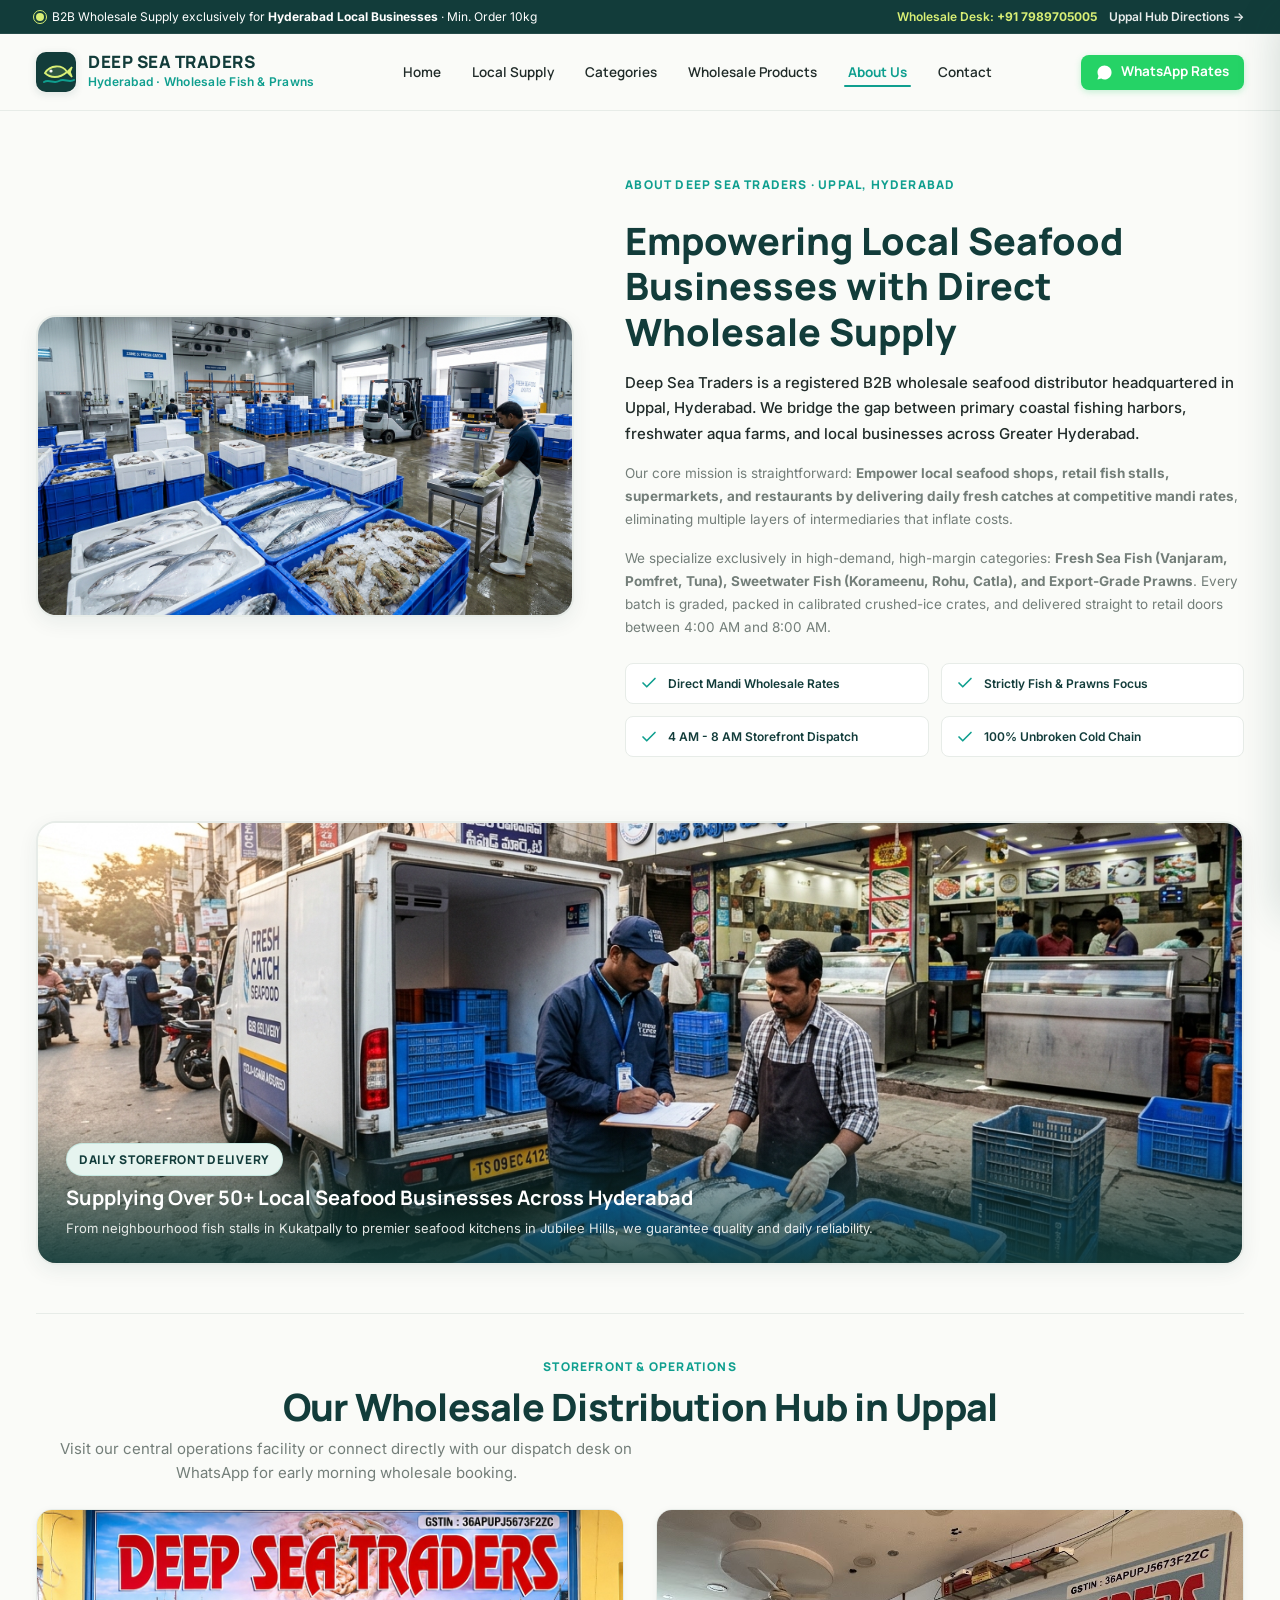
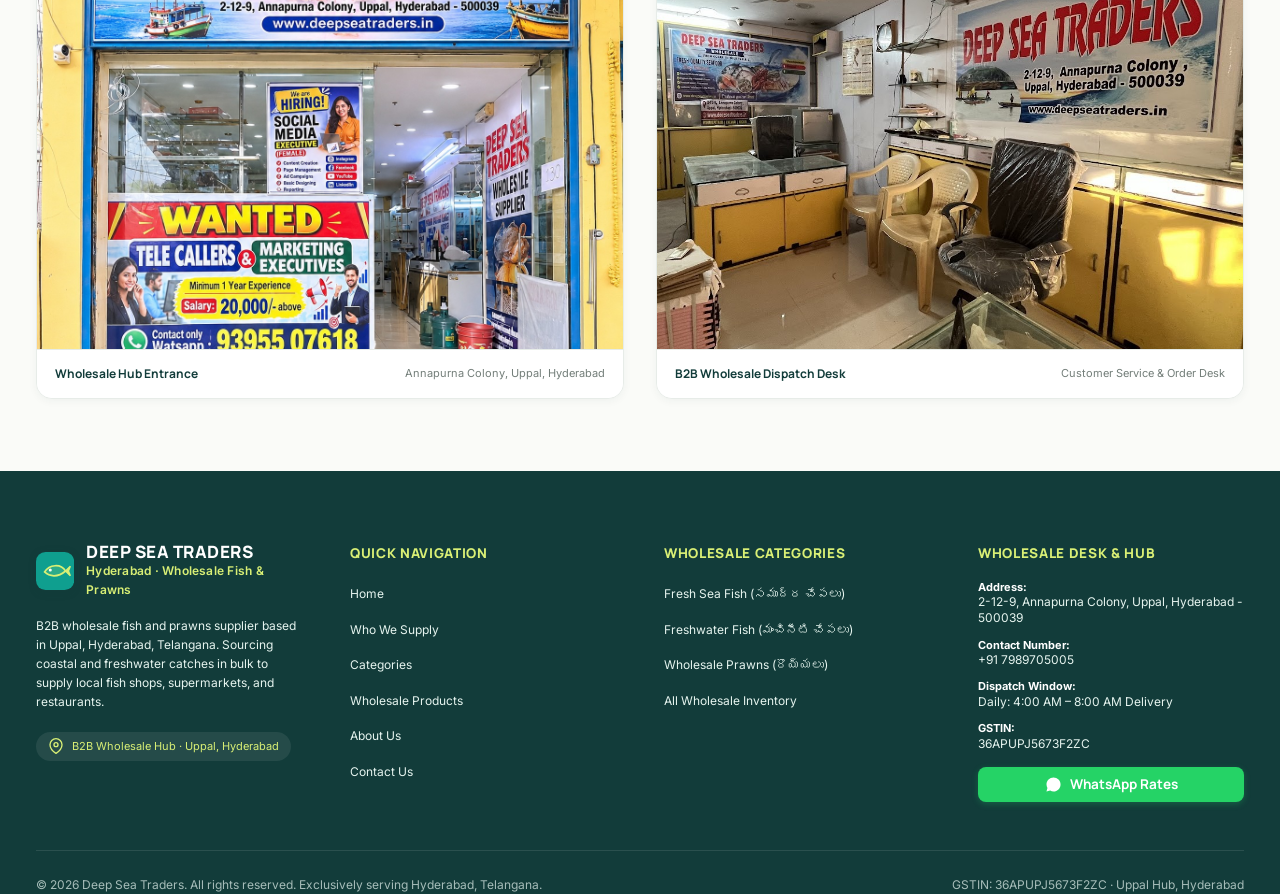
<file: about.html>
<!DOCTYPE html>
<html lang="en">

<head>
  <meta charset="UTF-8">
  <meta name="viewport" content="width=device-width, initial-scale=1.0">
  <meta name="description"
    content="About Deep Sea Traders — Hyderabad's premier B2B wholesale seafood supplier in Uppal. Supplying local fish shops, retailers, supermarkets, and restaurants with fresh fish & prawns at mandi rates.">
  <meta name="theme-color" content="#123C3A">

  <title>About Us | Deep Sea Traders — Hyderabad B2B Wholesale Fish & Prawns Supplier</title>

  <!-- Preconnect Google Fonts -->
  <link rel="preconnect" href="https://fonts.googleapis.com">
  <link rel="preconnect" href="https://fonts.gstatic.com" crossorigin>
  <link
    href="https://fonts.googleapis.com/css2?family=Inter:wght@400;500;600;700&family=Manrope:wght@500;600;700;800&display=swap"
    rel="stylesheet">

  <link rel="icon" type="image/svg+xml" href="assets/icons/favicon.svg">
  <link rel="stylesheet" href="css/styles.css">

  <script src="js/config.js" defer></script>
  <script src="js/main.js" defer></script>
</head>

<body>
  <!-- Accessibility Skip Link -->
  <a class="skip-link" href="#main-content">Skip to main content</a>

  <!-- 1. Top Announcement Bar -->
  <aside class="announcement-bar" aria-label="Location notice and operating scope">
    <div class="site-container announcement-bar__inner">
      <div class="announcement-bar__left">
        <span class="live-pulse" aria-hidden="true"></span>
        <span>B2B Wholesale Supply exclusively for <strong>Hyderabad Local Businesses</strong> · Min. Order 10kg</span>
      </div>
      <div class="announcement-bar__right">
        <span class="announcement-tag">Wholesale Desk: <a href="tel:+917989705005"
            style="color: inherit; text-decoration: none; font-weight: 700;">+91 7989705005</a></span>
        <a href="https://maps.app.goo.gl/8JA7MSrUsRoh5VSJ9" target="_blank" rel="noopener noreferrer"
          class="announcement-link">Uppal Hub Directions <span aria-hidden="true">&rarr;</span></a>
      </div>
    </div>
  </aside>

  <!-- 2. Primary Header -->
  <header class="site-header" id="header">
    <div class="site-container nav-container">

      <!-- Brand Logo -->
      <a class="brand-logo" href="index.html#hero" aria-label="Deep Sea Traders Homepage">
        <div class="brand-logo__mark" aria-hidden="true">
          <svg viewBox="0 0 40 40" fill="none" class="brand-logo__svg">
            <rect width="40" height="40" rx="10" fill="#123C3A" />
            <path d="M9 21C14 13 26 12 31 20C23 27 14 26 9 21Z" stroke="#D9EF75" stroke-width="1.8"
              fill="rgba(217, 239, 117, 0.15)" />
            <circle cx="15" cy="19" r="1.6" fill="#FAFBF8" />
            <path d="M31 20L36 15L34 20L36 25Z" stroke="#D9EF75" stroke-width="1.5" fill="#D9EF75" />
            <path d="M8 30C13 27 18 32 23 29C28 26 33 31 38 28" stroke="#0F9F8F" stroke-width="2"
              stroke-linecap="round" />
          </svg>
        </div>
        <div class="brand-logo__text">
          <span class="brand-logo__title">DEEP SEA TRADERS</span>
          <span class="brand-logo__tagline">Hyderabad · Wholesale Fish &amp; Prawns</span>
        </div>
      </a>

      <!-- Desktop Navigation Menu -->
      <nav class="desktop-nav" aria-label="Main Navigation">
        <ul class="desktop-nav__list">
          <li><a href="index.html#hero" class="nav-link">Home</a></li>
          <li><a href="index.html#b2b-supply" class="nav-link">Local Supply</a></li>
          <li><a href="index.html#categories" class="nav-link">Categories</a></li>
          <li><a href="index.html#products" class="nav-link">Wholesale Products</a></li>
          <li><a href="about.html" class="nav-link active">About Us</a></li>
          <li><a href="contact.html" class="nav-link">Contact</a></li>
        </ul>
      </nav>

      <!-- Primary Action & Mobile Toggle -->
      <div class="header-actions">
        <button type="button" class="btn btn--whatsapp btn--sm header-cta" data-whatsapp
          data-message="Hello Deep Sea Traders, I would like to enquire about wholesale seafood partnership with your Uppal distribution hub in Hyderabad.">
          <svg class="btn__icon" viewBox="0 0 24 24" fill="currentColor" aria-hidden="true">
            <path
              d="M12.04 2C6.58 2 2.13 6.45 2.13 11.91C2.13 13.66 2.59 15.36 3.45 16.86L2.05 22L7.3 20.62C8.75 21.41 10.38 21.83 12.04 21.83C17.5 21.83 21.95 17.38 21.95 11.92C21.95 9.27 20.92 6.78 19.05 4.91C17.18 3.03 14.69 2 12.04 2Z" />
          </svg>
          <span>WhatsApp Rates</span>
        </button>

        <!-- Mobile Hamburger Toggle -->
        <button type="button" class="menu-toggle" id="menu-toggle" aria-label="Open mobile navigation menu"
          aria-expanded="false" aria-controls="mobile-drawer">
          <span class="menu-toggle__bar"></span>
          <span class="menu-toggle__bar"></span>
          <span class="menu-toggle__bar"></span>
        </button>
      </div>
    </div>
  </header>

  <!-- Mobile Navigation Drawer & Backdrop -->
  <div class="drawer-backdrop" id="drawer-backdrop" aria-hidden="true"></div>
  <aside class="mobile-drawer" id="mobile-drawer" aria-label="Mobile Navigation Menu" aria-hidden="true">
    <div class="mobile-drawer__header">
      <div class="brand-logo brand-logo--drawer">
        <div class="brand-logo__mark" aria-hidden="true">
          <svg viewBox="0 0 40 40" fill="none" class="brand-logo__svg">
            <rect width="40" height="40" rx="10" fill="#123C3A" />
            <path d="M9 21C14 13 26 12 31 20C23 27 14 26 9 21Z" stroke="#D9EF75" stroke-width="1.8"
              fill="rgba(217, 239, 117, 0.15)" />
            <circle cx="15" cy="19" r="1.6" fill="#FAFBF8" />
            <path d="M31 20L36 15L34 20L36 25Z" stroke="#D9EF75" stroke-width="1.5" fill="#D9EF75" />
          </svg>
        </div>
        <div class="brand-logo__text">
          <span class="brand-logo__title">DEEP SEA TRADERS</span>
          <small>Hyderabad Wholesale Hub</small>
        </div>
      </div>
      <button type="button" class="drawer-close" id="drawer-close" aria-label="Close navigation menu">&times;</button>
    </div>

    <!-- Mobile Drawer Links -->
    <nav class="mobile-drawer__nav">
      <ul class="mobile-nav-list">
        <li><a href="index.html#hero" class="mobile-nav-link">Home</a></li>
        <li><a href="index.html#b2b-supply" class="mobile-nav-link">Who We Supply</a></li>
        <li><a href="index.html#categories" class="mobile-nav-link">Categories</a></li>
        <li><a href="index.html#products" class="mobile-nav-link">Wholesale Products</a></li>
        <li><a href="about.html" class="mobile-nav-link active">About Us</a></li>
        <li><a href="contact.html" class="mobile-nav-link">Contact</a></li>
      </ul>
    </nav>

    <!-- Mobile Drawer Footer Info -->
    <div class="mobile-drawer__footer">
      <button type="button" class="btn btn--primary btn--full" data-whatsapp
        data-message="Hello Deep Sea Traders, I would like to get wholesale daily rates for fresh fish and prawns for my business in Hyderabad.">
        <svg class="btn__icon" viewBox="0 0 24 24" fill="currentColor">
          <path
            d="M12.04 2C6.58 2 2.13 6.45 2.13 11.91C2.13 13.66 2.59 15.36 3.45 16.86L2.05 22L7.3 20.62C8.75 21.41 10.38 21.83 12.04 21.83C17.5 21.83 21.95 17.38 21.95 11.92C21.95 9.27 20.92 6.78 19.05 4.91C17.18 3.03 14.69 2 12.04 2Z" />
        </svg>
        Wholesale Rates on WhatsApp
      </button>
    </div>
  </aside>

  <!-- MAIN ABOUT CONTENT -->
  <main id="main-content">

    <!-- About Section: Top 2-Column (Left: B2B Wholesale Banner, Right: Business Mission) -->
    <section class="section about-hero-section">
      <div class="site-container">

        <div class="about-hero-grid">
          <!-- Left: B2B Wholesale Supply Banner -->
          <div class="about-hero-media" style="border-radius: 20px; overflow: hidden; box-shadow: var(--shadow-md); border: 2px solid var(--border-grey);">
            <img src="assets/images/banners/b2b-wholesale-hero-banner.jpg" alt="Deep Sea Traders B2B Wholesale Hub in Hyderabad"
              class="about-hero-img" style="width: 100%; height: 100%; object-fit: cover;">
          </div>

          <!-- Right: Business Content -->
          <div class="about-hero-content">
            <span class="section-kicker">ABOUT DEEP SEA TRADERS · UPPAL, HYDERABAD</span>
            <h1 class="about-hero-title">Empowering Local Seafood Businesses with Direct Wholesale Supply</h1>
            <p class="about-lead">
              Deep Sea Traders is a registered B2B wholesale seafood distributor headquartered in Uppal, Hyderabad. We bridge the gap between primary coastal fishing harbors, freshwater aqua farms, and local businesses across Greater Hyderabad.
            </p>
            <p class="about-body-text">
              Our core mission is straightforward: <strong>Empower local seafood shops, retail fish stalls, supermarkets, and restaurants by delivering daily fresh catches at competitive mandi rates</strong>, eliminating multiple layers of intermediaries that inflate costs.
            </p>
            <p class="about-body-text">
              We specialize exclusively in high-demand, high-margin categories: <strong>Fresh Sea Fish (Vanjaram, Pomfret, Tuna), Sweetwater Fish (Korameenu, Rohu, Catla), and Export-Grade Prawns</strong>. Every batch is graded, packed in calibrated crushed-ice crates, and delivered straight to retail doors between 4:00 AM and 8:00 AM.
            </p>

            <div class="about-highlights-list">
              <div class="about-highlight-card">
                <svg viewBox="0 0 24 24" fill="none" stroke="currentColor" stroke-width="2.2" stroke-linecap="round"
                  stroke-linejoin="round" aria-hidden="true">
                  <path d="M20 6L9 17l-5-5" />
                </svg>
                <span>Direct Mandi Wholesale Rates</span>
              </div>
              <div class="about-highlight-card">
                <svg viewBox="0 0 24 24" fill="none" stroke="currentColor" stroke-width="2.2" stroke-linecap="round"
                  stroke-linejoin="round" aria-hidden="true">
                  <path d="M20 6L9 17l-5-5" />
                </svg>
                <span>Strictly Fish &amp; Prawns Focus</span>
              </div>
              <div class="about-highlight-card">
                <svg viewBox="0 0 24 24" fill="none" stroke="currentColor" stroke-width="2.2" stroke-linecap="round"
                  stroke-linejoin="round" aria-hidden="true">
                  <path d="M20 6L9 17l-5-5" />
                </svg>
                <span>4 AM - 8 AM Storefront Dispatch</span>
              </div>
              <div class="about-highlight-card">
                <svg viewBox="0 0 24 24" fill="none" stroke="currentColor" stroke-width="2.2" stroke-linecap="round"
                  stroke-linejoin="round" aria-hidden="true">
                  <path d="M20 6L9 17l-5-5" />
                </svg>
                <span>100% Unbroken Cold Chain</span>
              </div>
            </div>
          </div>
        </div>

        <!-- Middle Showcase: B2B Delivery to Local Fish Shops Banner -->
        <div style="margin: 48px 0;">
          <div style="border-radius: 20px; overflow: hidden; position: relative; border: 2px solid var(--border-grey); box-shadow: var(--shadow-md);">
            <img src="assets/images/banners/b2b-local-shops-supply-banner.jpg"
              alt="Deep Sea Traders supplying bulk crates to local seafood businesses in Hyderabad"
              style="width: 100%; max-height: 440px; object-fit: cover; display: block;">
            <div style="position: absolute; bottom: 0; left: 0; right: 0; padding: 24px 28px; background: linear-gradient(180deg, transparent 0%, rgba(18, 60, 58, 0.9) 100%); color: var(--pure-white);">
              <span class="badge badge--mint" style="margin-bottom: 6px;">Daily Storefront Delivery</span>
              <h3 style="font-family: var(--font-heading); font-size: 20px; margin: 0 0 4px 0; color: var(--pure-white);">Supplying Over 50+ Local Seafood Businesses Across Hyderabad</h3>
              <p style="font-size: 13px; color: rgba(250, 251, 248, 0.9); margin: 0;">From neighbourhood fish stalls in Kukatpally to premier seafood kitchens in Jubilee Hills, we guarantee quality and daily reliability.</p>
            </div>
          </div>
        </div>

        <!-- Below: Storefront & Operations Facility Photos -->
        <div class="about-photos-section">
          <div class="about-photos-header">
            <span class="section-kicker">STOREFRONT &amp; OPERATIONS</span>
            <h2 class="section-title">Our Wholesale Distribution Hub in Uppal</h2>
            <p class="section-subtitle">
              Visit our central operations facility or connect directly with our dispatch desk on WhatsApp for early morning wholesale booking.
            </p>
          </div>

          <div class="about-photos-grid">
            <div class="about-photo-card">
              <div class="about-photo-wrapper">
                <img src="assets/images/about/about.png"
                  alt="Deep Sea Traders Storefront Entrance — Uppal, Hyderabad" class="about-photo-img" loading="lazy">
              </div>
              <div class="about-photo-caption">
                <strong>Wholesale Hub Entrance</strong>
                <small>Annapurna Colony, Uppal, Hyderabad</small>
              </div>
            </div>

            <div class="about-photo-card">
              <div class="about-photo-wrapper">
                <img src="assets/images/about/storefront-interior.jpg"
                  alt="Deep Sea Traders Office &amp; Operations Desk — Uppal, Hyderabad" class="about-photo-img"
                  loading="lazy">
              </div>
              <div class="about-photo-caption">
                <strong>B2B Wholesale Dispatch Desk</strong>
                <small>Customer Service &amp; Order Desk</small>
              </div>
            </div>
          </div>
        </div>

      </div>
    </section>

  </main>

  <!-- 12. FOOTER -->
  <footer class="site-footer">
    <div class="site-container">

      <div class="footer-grid">

        <!-- Col 1: Brand Info -->
        <div class="footer-col footer-col--brand">
          <a class="brand-logo brand-logo--light" href="index.html#hero" aria-label="Deep Sea Traders Home">
            <div class="brand-logo__mark" aria-hidden="true">
              <svg viewBox="0 0 40 40" fill="none" class="brand-logo__svg">
                <rect width="40" height="40" rx="10" fill="#0F9F8F" />
                <path d="M9 21C14 13 26 12 31 20C23 27 14 26 9 21Z" stroke="#D9EF75" stroke-width="1.8"
                  fill="rgba(217, 239, 117, 0.15)" />
                <circle cx="15" cy="19" r="1.6" fill="#FAFBF8" />
                <path d="M31 20L36 15L34 20L36 25Z" stroke="#D9EF75" stroke-width="1.5" fill="#D9EF75" />
              </svg>
            </div>
            <div class="brand-logo__text">
              <span class="brand-logo__title">DEEP SEA TRADERS</span>
              <span class="brand-logo__tagline">Hyderabad · Wholesale Fish &amp; Prawns</span>
            </div>
          </a>
          <p class="footer-brand-desc">
            B2B wholesale fish and prawns supplier based in Uppal, Hyderabad, Telangana. Sourcing coastal and freshwater catches in bulk to supply local fish shops, supermarkets, and restaurants.
          </p>
          <div class="footer-loc-badge">
            <svg viewBox="0 0 24 24" fill="none" stroke="currentColor" stroke-width="2" width="16" height="16"
              aria-hidden="true">
              <path d="M21 10c0 7-9 13-9 13s-9-6-9-13a9 9 0 0 1 18 0z" />
              <circle cx="12" cy="10" r="3" />
            </svg>
            <span>B2B Wholesale Hub · Uppal, Hyderabad</span>
          </div>
        </div>

        <!-- Col 2: Navigation Links -->
        <div class="footer-col">
          <h4 class="footer-heading">Quick Navigation</h4>
          <ul class="footer-links">
            <li><a href="index.html#hero">Home</a></li>
            <li><a href="index.html#b2b-supply">Who We Supply</a></li>
            <li><a href="index.html#categories">Categories</a></li>
            <li><a href="index.html#products">Wholesale Products</a></li>
            <li><a href="about.html">About Us</a></li>
            <li><a href="contact.html">Contact Us</a></li>
          </ul>
        </div>

        <!-- Col 3: Wholesale Categories -->
        <div class="footer-col">
          <h4 class="footer-heading">Wholesale Categories</h4>
          <ul class="footer-links">
            <li><a href="index.html#products" data-filter-trigger="sea-fish">Fresh Sea Fish (సముద్ర చేపలు)</a></li>
            <li><a href="index.html#products" data-filter-trigger="freshwater-fish">Freshwater Fish (మంచినీటి చేపలు)</a></li>
            <li><a href="index.html#products" data-filter-trigger="prawns">Wholesale Prawns (రొయ్యలు)</a></li>
            <li><a href="index.html#products" data-filter-trigger="all">All Wholesale Inventory</a></li>
          </ul>
        </div>

        <!-- Col 4: Store & Operations -->
        <div class="footer-col">
          <h4 class="footer-heading">Wholesale Desk &amp; Hub</h4>
          <div class="footer-contact-block">
            <strong>Address:</strong>
            <p>2-12-9, Annapurna Colony, Uppal, Hyderabad - 500039</p>
          </div>
          <div class="footer-contact-block">
            <strong>Contact Number:</strong>
            <p><a href="tel:+917989705005" style="color: inherit; text-decoration: none;">+91 7989705005</a></p>
          </div>
          <div class="footer-contact-block">
            <strong>Dispatch Window:</strong>
            <p>Daily: 4:00 AM – 8:00 AM Delivery</p>
          </div>
          <div class="footer-contact-block">
            <strong>GSTIN:</strong>
            <p>36APUPJ5673F2ZC</p>
          </div>
          <div class="footer-cta-wrap">
            <button type="button" class="btn btn--whatsapp btn--sm btn--full" data-whatsapp
              data-message="Hello Deep Sea Traders, I am enquiring about wholesale fish and prawns supply in Hyderabad.">
              <svg class="btn__icon" viewBox="0 0 24 24" fill="currentColor" aria-hidden="true">
                <path
                  d="M12.04 2C6.58 2 2.13 6.45 2.13 11.91C2.13 13.66 2.59 15.36 3.45 16.86L2.05 22L7.3 20.62C8.75 21.41 10.38 21.83 12.04 21.83C17.5 21.83 21.95 17.38 21.95 11.92C21.95 9.27 20.92 6.78 19.05 4.91C17.18 3.03 14.69 2 12.04 2Z" />
              </svg>
              <span>WhatsApp Rates</span>
            </button>
          </div>
        </div>

      </div>

      <!-- Footer Bottom Strip -->
      <div class="footer-bottom">
        <div class="footer-copyright">
          © <span data-year>2026</span> Deep Sea Traders. All rights reserved. Exclusively serving Hyderabad, Telangana.
        </div>
        <div class="footer-legal">
          <span>GSTIN: 36APUPJ5673F2ZC · Uppal Hub, Hyderabad</span>
        </div>
      </div>

    </div>
  </footer>

</body>

</html>
</file>
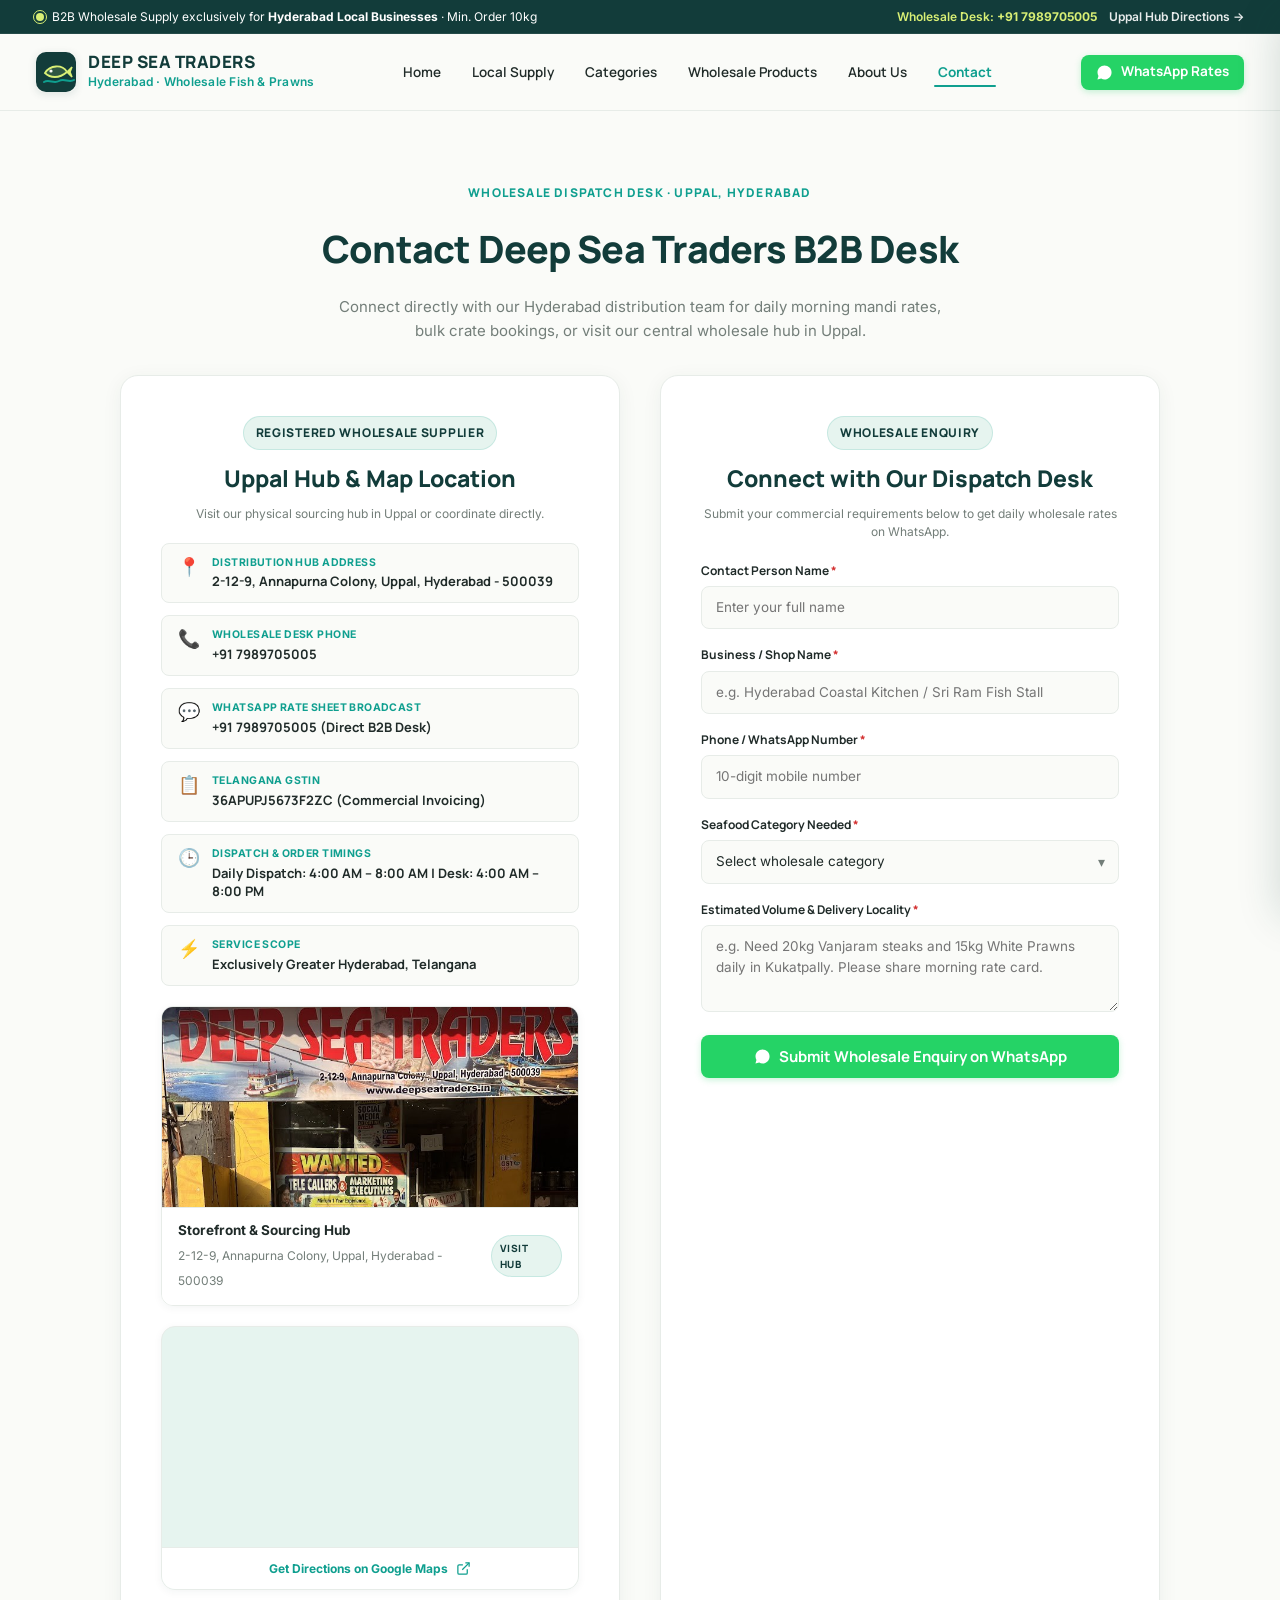
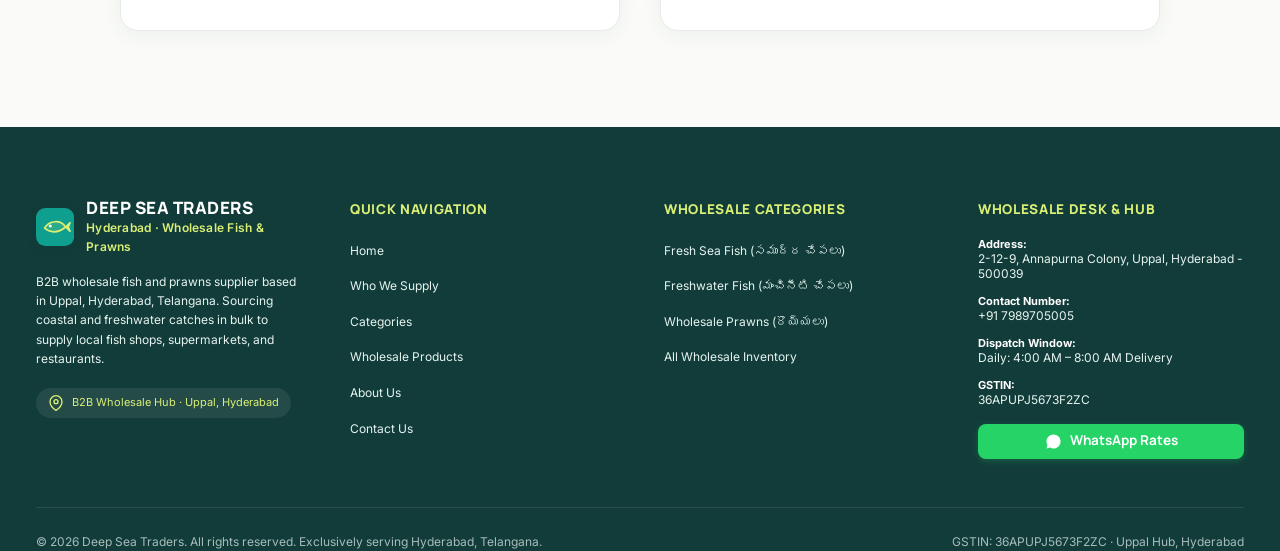
<file: contact.html>
<!DOCTYPE html>
<html lang="en">

<head>
  <meta charset="UTF-8">
  <meta name="viewport" content="width=device-width, initial-scale=1.0">
  <meta name="description"
    content="Contact Deep Sea Traders — Wholesale fish & prawns supplier in Uppal, Hyderabad. Connect with our B2B dispatch desk for daily wholesale rate sheets, bulk orders, and morning delivery.">
  <meta name="theme-color" content="#123C3A">

  <title>Contact B2B Wholesale Desk | Deep Sea Traders — Hyderabad</title>

  <!-- Preconnect Google Fonts -->
  <link rel="preconnect" href="https://fonts.googleapis.com">
  <link rel="preconnect" href="https://fonts.gstatic.com" crossorigin>
  <link
    href="https://fonts.googleapis.com/css2?family=Inter:wght@400;500;600;700&family=Manrope:wght@500;600;700;800&display=swap"
    rel="stylesheet">

  <link rel="icon" type="image/svg+xml" href="assets/icons/favicon.svg">
  <link rel="stylesheet" href="css/styles.css">

  <script src="js/config.js" defer></script>
  <script src="js/main.js" defer></script>
</head>

<body>
  <!-- Accessibility Skip Link -->
  <a class="skip-link" href="#main-content">Skip to main content</a>

  <!-- 1. Top Announcement Bar -->
  <aside class="announcement-bar" aria-label="Location notice and operating scope">
    <div class="site-container announcement-bar__inner">
      <div class="announcement-bar__left">
        <span class="live-pulse" aria-hidden="true"></span>
        <span>B2B Wholesale Supply exclusively for <strong>Hyderabad Local Businesses</strong> · Min. Order 10kg</span>
      </div>
      <div class="announcement-bar__right">
        <span class="announcement-tag">Wholesale Desk: <a href="tel:+917989705005"
            style="color: inherit; text-decoration: none; font-weight: 700;">+91 7989705005</a></span>
        <a href="https://maps.app.goo.gl/8JA7MSrUsRoh5VSJ9" target="_blank" rel="noopener noreferrer"
          class="announcement-link">Uppal Hub Directions <span aria-hidden="true">&rarr;</span></a>
      </div>
    </div>
  </aside>

  <!-- 2. Primary Header -->
  <header class="site-header" id="header">
    <div class="site-container nav-container">

      <!-- Brand Logo -->
      <a class="brand-logo" href="index.html#hero" aria-label="Deep Sea Traders Homepage">
        <div class="brand-logo__mark" aria-hidden="true">
          <svg viewBox="0 0 40 40" fill="none" class="brand-logo__svg">
            <rect width="40" height="40" rx="10" fill="#123C3A" />
            <path d="M9 21C14 13 26 12 31 20C23 27 14 26 9 21Z" stroke="#D9EF75" stroke-width="1.8"
              fill="rgba(217, 239, 117, 0.15)" />
            <circle cx="15" cy="19" r="1.6" fill="#FAFBF8" />
            <path d="M31 20L36 15L34 20L36 25Z" stroke="#D9EF75" stroke-width="1.5" fill="#D9EF75" />
            <path d="M8 30C13 27 18 32 23 29C28 26 33 31 38 28" stroke="#0F9F8F" stroke-width="2"
              stroke-linecap="round" />
          </svg>
        </div>
        <div class="brand-logo__text">
          <span class="brand-logo__title">DEEP SEA TRADERS</span>
          <span class="brand-logo__tagline">Hyderabad · Wholesale Fish &amp; Prawns</span>
        </div>
      </a>

      <!-- Desktop Navigation Menu -->
      <nav class="desktop-nav" aria-label="Main Navigation">
        <ul class="desktop-nav__list">
          <li><a href="index.html#hero" class="nav-link">Home</a></li>
          <li><a href="index.html#b2b-supply" class="nav-link">Local Supply</a></li>
          <li><a href="index.html#categories" class="nav-link">Categories</a></li>
          <li><a href="index.html#products" class="nav-link">Wholesale Products</a></li>
          <li><a href="about.html" class="nav-link">About Us</a></li>
          <li><a href="contact.html" class="nav-link active">Contact</a></li>
        </ul>
      </nav>

      <!-- Primary Action & Mobile Toggle -->
      <div class="header-actions">
        <button type="button" class="btn btn--whatsapp btn--sm header-cta" data-whatsapp
          data-message="Hello Deep Sea Traders, I am a business owner inquiring about today's wholesale rate sheet for fresh fish and prawns in Hyderabad.">
          <svg class="btn__icon" viewBox="0 0 24 24" fill="currentColor" aria-hidden="true">
            <path
              d="M12.04 2C6.58 2 2.13 6.45 2.13 11.91C2.13 13.66 2.59 15.36 3.45 16.86L2.05 22L7.3 20.62C8.75 21.41 10.38 21.83 12.04 21.83C17.5 21.83 21.95 17.38 21.95 11.92C21.95 9.27 20.92 6.78 19.05 4.91C17.18 3.03 14.69 2 12.04 2Z" />
          </svg>
          <span>WhatsApp Rates</span>
        </button>

        <!-- Mobile Hamburger Toggle -->
        <button type="button" class="menu-toggle" id="menu-toggle" aria-label="Open mobile navigation menu"
          aria-expanded="false" aria-controls="mobile-drawer">
          <span class="menu-toggle__bar"></span>
          <span class="menu-toggle__bar"></span>
          <span class="menu-toggle__bar"></span>
        </button>
      </div>
    </div>
  </header>

  <!-- Mobile Navigation Drawer & Backdrop -->
  <div class="drawer-backdrop" id="drawer-backdrop" aria-hidden="true"></div>
  <aside class="mobile-drawer" id="mobile-drawer" aria-label="Mobile Navigation Menu" aria-hidden="true">
    <div class="mobile-drawer__header">
      <div class="brand-logo brand-logo--drawer">
        <div class="brand-logo__mark" aria-hidden="true">
          <svg viewBox="0 0 40 40" fill="none" class="brand-logo__svg">
            <rect width="40" height="40" rx="10" fill="#123C3A" />
            <path d="M9 21C14 13 26 12 31 20C23 27 14 26 9 21Z" stroke="#D9EF75" stroke-width="1.8"
              fill="rgba(217, 239, 117, 0.15)" />
            <circle cx="15" cy="19" r="1.6" fill="#FAFBF8" />
            <path d="M31 20L36 15L34 20L36 25Z" stroke="#D9EF75" stroke-width="1.5" fill="#D9EF75" />
          </svg>
        </div>
        <div class="brand-logo__text">
          <span class="brand-logo__title">DEEP SEA TRADERS</span>
          <small>Hyderabad Wholesale Hub</small>
        </div>
      </div>
      <button type="button" class="drawer-close" id="drawer-close" aria-label="Close navigation menu">&times;</button>
    </div>

    <!-- Mobile Drawer Links -->
    <nav class="mobile-drawer__nav">
      <ul class="mobile-nav-list">
        <li><a href="index.html#hero" class="mobile-nav-link">Home</a></li>
        <li><a href="index.html#b2b-supply" class="mobile-nav-link">Who We Supply</a></li>
        <li><a href="index.html#categories" class="mobile-nav-link">Categories</a></li>
        <li><a href="index.html#products" class="mobile-nav-link">Wholesale Products</a></li>
        <li><a href="about.html" class="mobile-nav-link">About Us</a></li>
        <li><a href="contact.html" class="mobile-nav-link active">Contact</a></li>
      </ul>
    </nav>

    <!-- Mobile Drawer Footer Info -->
    <div class="mobile-drawer__footer">
      <button type="button" class="btn btn--primary btn--full" data-whatsapp
        data-message="Hello Deep Sea Traders, I would like to get wholesale daily rates for fresh fish and prawns for my business in Hyderabad.">
        <svg class="btn__icon" viewBox="0 0 24 24" fill="currentColor">
          <path
            d="M12.04 2C6.58 2 2.13 6.45 2.13 11.91C2.13 13.66 2.59 15.36 3.45 16.86L2.05 22L7.3 20.62C8.75 21.41 10.38 21.83 12.04 21.83C17.5 21.83 21.95 17.38 21.95 11.92C21.95 9.27 20.92 6.78 19.05 4.91C17.18 3.03 14.69 2 12.04 2Z" />
        </svg>
        Wholesale Rates on WhatsApp
      </button>
    </div>
  </aside>

  <!-- MAIN CONTACT CONTENT -->
  <main id="main-content">

    <section class="section contact-page-section" aria-label="Contact Information and Direct Enquiry">
      <div class="site-container">

        <!-- Page Section Header -->
        <div class="section-header section-header--center">
          <span class="section-kicker">WHOLESALE DISPATCH DESK · UPPAL, HYDERABAD</span>
          <h1 class="section-title">Contact Deep Sea Traders B2B Desk</h1>
          <p class="section-subtitle">
            Connect directly with our Hyderabad distribution team for daily morning mandi rates, bulk crate bookings, or visit our central wholesale hub in Uppal.
          </p>
        </div>

        <!-- 2-Column Layout: Left = Hub Details & Google Map, Right = B2B Enquiry Form -->
        <div class="contact-card-wrap">

          <!-- Left Column: Address, Business Details & Google Map Location -->
          <div class="contact-info-panel">
            <div class="contact-info-header">
              <span class="badge badge--mint">REGISTERED WHOLESALE SUPPLIER</span>
              <h2 class="contact-info-heading">Uppal Hub &amp; Map Location</h2>
              <p class="contact-form-subtitle">Visit our physical sourcing hub in Uppal or coordinate directly.</p>
            </div>

            <div class="contact-items-list">
              <!-- Address Item -->
              <div class="contact-item-row">
                <div class="contact-item-icon" aria-hidden="true">📍</div>
                <div class="contact-item-details">
                  <small>Distribution Hub Address</small>
                  <strong>2-12-9, Annapurna Colony, Uppal, Hyderabad - 500039</strong>
                </div>
              </div>

              <!-- Contact Phone Number Item -->
              <div class="contact-item-row">
                <div class="contact-item-icon" aria-hidden="true">📞</div>
                <div class="contact-item-details">
                  <small>Wholesale Desk Phone</small>
                  <strong><a href="tel:+917989705005" style="color: inherit; text-decoration: none;">+91 7989705005</a></strong>
                </div>
              </div>

              <!-- Direct WhatsApp Item -->
              <div class="contact-item-row">
                <div class="contact-item-icon" aria-hidden="true">💬</div>
                <div class="contact-item-details">
                  <small>WhatsApp Rate Sheet Broadcast</small>
                  <strong><a href="https://wa.me/917989705005" target="_blank" rel="noopener noreferrer" style="color: inherit; text-decoration: none;">+91 7989705005 (Direct B2B Desk)</a></strong>
                </div>
              </div>

              <!-- GSTIN Item -->
              <div class="contact-item-row">
                <div class="contact-item-icon" aria-hidden="true">📋</div>
                <div class="contact-item-details">
                  <small>Telangana GSTIN</small>
                  <strong>36APUPJ5673F2ZC (Commercial Invoicing)</strong>
                </div>
              </div>

              <!-- Operating Hours Item -->
              <div class="contact-item-row">
                <div class="contact-item-icon" aria-hidden="true">🕒</div>
                <div class="contact-item-details">
                  <small>Dispatch &amp; Order Timings</small>
                  <strong>Daily Dispatch: 4:00 AM – 8:00 AM | Desk: 4:00 AM – 8:00 PM</strong>
                </div>
              </div>

              <!-- Service Scope Item -->
              <div class="contact-item-row">
                <div class="contact-item-icon" aria-hidden="true">⚡</div>
                <div class="contact-item-details">
                  <small>Service Scope</small>
                  <strong>Exclusively Greater Hyderabad, Telangana</strong>
                </div>
              </div>
            </div>

            <!-- Storefront Photo Card -->
            <div class="contact-storefront-card" style="margin-bottom: var(--space-20); border-radius: var(--radius-md); overflow: hidden; border: 1.5px solid var(--border-grey); box-shadow: var(--shadow-sm);">
              <img src="assets/images/about/storefront-entrance.jpg" alt="Deep Sea Traders Storefront — Annapurna Colony, Uppal, Hyderabad" style="width: 100%; height: 200px; object-fit: cover; object-position: center 58%; display: block;" loading="lazy">
              <div style="padding: 12px 16px; background-color: var(--pure-white); display: flex; align-items: center; justify-content: space-between; border-top: 1px solid var(--border-grey);">
                <div>
                  <strong style="display: block; font-size: var(--text-sm); color: var(--charcoal);">Storefront &amp; Sourcing Hub</strong>
                  <small style="color: var(--muted-grey); font-size: var(--text-xs);">2-12-9, Annapurna Colony, Uppal, Hyderabad - 500039</small>
                </div>
                <span class="badge badge--mint" style="font-size: 10px; padding: 4px 8px;">VISIT HUB</span>
              </div>
            </div>

            <!-- Google Map Location Embed -->
            <div class="contact-map-wrapper">
              <iframe
                class="contact-map-iframe"
                title="Deep Sea Traders Storefront Location in Uppal, Hyderabad"
                src="https://maps.google.com/maps?q=Uppal,%20Hyderabad,%20Telangana&t=&z=14&ie=UTF8&iwloc=&output=embed"
                loading="lazy"
                referrerpolicy="no-referrer-when-downgrade"
                allowfullscreen>
              </iframe>
              <a href="https://maps.app.goo.gl/8JA7MSrUsRoh5VSJ9" target="_blank" rel="noopener noreferrer" class="contact-map-link">
                <span>Get Directions on Google Maps</span>
                <svg viewBox="0 0 24 24" fill="none" stroke="currentColor" stroke-width="2" width="15" height="15" aria-hidden="true">
                  <path d="M18 13v6a2 2 0 0 1-2 2H5a2 2 0 0 1-2-2V8a2 2 0 0 1 2-2h6"></path>
                  <polyline points="15 3 21 3 21 9"></polyline>
                  <line x1="10" y1="14" x2="21" y2="3"></line>
                </svg>
              </a>
            </div>

          </div>

          <!-- Right Column: B2B Wholesale Enquiry Form -->
          <div class="contact-form-panel">
            <div class="contact-form-header">
              <span class="badge badge--mint">WHOLESALE ENQUIRY</span>
              <h2 class="contact-form-heading">Connect with Our Dispatch Desk</h2>
              <p class="contact-form-subtitle">Submit your commercial requirements below to get daily wholesale rates on WhatsApp.</p>
            </div>

            <form id="contact-form" class="enquiry-form">
              <div class="form-group">
                <label for="contact-name" class="form-label">Contact Person Name <span class="required">*</span></label>
                <input type="text" id="contact-name" name="customer_name" class="form-control" placeholder="Enter your full name" required autocomplete="name">
              </div>

              <div class="form-group">
                <label for="contact-business" class="form-label">Business / Shop Name <span class="required">*</span></label>
                <input type="text" id="contact-business" name="business_name" class="form-control" placeholder="e.g. Hyderabad Coastal Kitchen / Sri Ram Fish Stall" required>
              </div>

              <div class="form-group">
                <label for="contact-phone" class="form-label">Phone / WhatsApp Number <span class="required">*</span></label>
                <input type="tel" id="contact-phone" name="customer_phone" class="form-control" placeholder="10-digit mobile number" required autocomplete="tel">
              </div>

              <!-- Strictly Fish & Prawns Selection -->
              <div class="form-group">
                <label for="product-category-select" class="form-label">Seafood Category Needed <span class="required">*</span></label>
                <div class="select-wrapper">
                  <select id="product-category-select" name="product_interest" class="form-control" required>
                    <option value="" disabled selected>Select wholesale category</option>
                    <option value="Fresh Sea Fish">Fresh Sea Fish (Vanjaram, White Pomfret, Black Pomfret, Tuna, Red Snapper)</option>
                    <option value="Freshwater Fish">Freshwater Fish (Korameenu/Murrel, Rohu Carp, Catla, Tilapia)</option>
                    <option value="Wholesale Prawns & Shrimp">Wholesale Prawns &amp; Shrimp (Tiger Prawns, White Prawns, Medium Shrimp)</option>
                    <option value="Combined Fish & Prawns Supply">Combined Fish &amp; Prawns Recurring Supply</option>
                  </select>
                </div>
              </div>

              <div class="form-group">
                <label for="contact-message" class="form-label">Estimated Volume &amp; Delivery Locality <span class="required">*</span></label>
                <textarea id="contact-message" name="message" class="form-control" rows="3" placeholder="e.g. Need 20kg Vanjaram steaks and 15kg White Prawns daily in Kukatpally. Please share morning rate card." required></textarea>
              </div>

              <div class="form-actions">
                <button type="submit" class="btn btn--whatsapp btn--full">
                  <svg class="btn__icon" viewBox="0 0 24 24" fill="currentColor" aria-hidden="true">
                    <path
                      d="M12.04 2C6.58 2 2.13 6.45 2.13 11.91C2.13 13.66 2.59 15.36 3.45 16.86L2.05 22L7.3 20.62C8.75 21.41 10.38 21.83 12.04 21.83C17.5 21.83 21.95 17.38 21.95 11.92C21.95 9.27 20.92 6.78 19.05 4.91C17.18 3.03 14.69 2 12.04 2Z" />
                  </svg>
                  <span>Submit Wholesale Enquiry on WhatsApp</span>
                </button>
              </div>
            </form>

          </div>

        </div>

      </div>
    </section>

  </main>

  <!-- 12. FOOTER -->
  <footer class="site-footer">
    <div class="site-container">

      <div class="footer-grid">

        <!-- Col 1: Brand Info -->
        <div class="footer-col footer-col--brand">
          <a class="brand-logo brand-logo--light" href="index.html#hero" aria-label="Deep Sea Traders Home">
            <div class="brand-logo__mark" aria-hidden="true">
              <svg viewBox="0 0 40 40" fill="none" class="brand-logo__svg">
                <rect width="40" height="40" rx="10" fill="#0F9F8F" />
                <path d="M9 21C14 13 26 12 31 20C23 27 14 26 9 21Z" stroke="#D9EF75" stroke-width="1.8"
                  fill="rgba(217, 239, 117, 0.15)" />
                <circle cx="15" cy="19" r="1.6" fill="#FAFBF8" />
                <path d="M31 20L36 15L34 20L36 25Z" stroke="#D9EF75" stroke-width="1.5" fill="#D9EF75" />
              </svg>
            </div>
            <div class="brand-logo__text">
              <span class="brand-logo__title">DEEP SEA TRADERS</span>
              <span class="brand-logo__tagline">Hyderabad · Wholesale Fish &amp; Prawns</span>
            </div>
          </a>
          <p class="footer-brand-desc">
            B2B wholesale fish and prawns supplier based in Uppal, Hyderabad, Telangana. Sourcing coastal and freshwater catches in bulk to supply local fish shops, supermarkets, and restaurants.
          </p>
          <div class="footer-loc-badge">
            <svg viewBox="0 0 24 24" fill="none" stroke="currentColor" stroke-width="2" width="16" height="16"
              aria-hidden="true">
              <path d="M21 10c0 7-9 13-9 13s-9-6-9-13a9 9 0 0 1 18 0z" />
              <circle cx="12" cy="10" r="3" />
            </svg>
            <span>B2B Wholesale Hub · Uppal, Hyderabad</span>
          </div>
        </div>

        <!-- Col 2: Navigation Links -->
        <div class="footer-col">
          <h4 class="footer-heading">Quick Navigation</h4>
          <ul class="footer-links">
            <li><a href="index.html#hero">Home</a></li>
            <li><a href="index.html#b2b-supply">Who We Supply</a></li>
            <li><a href="index.html#categories">Categories</a></li>
            <li><a href="index.html#products">Wholesale Products</a></li>
            <li><a href="about.html">About Us</a></li>
            <li><a href="contact.html">Contact Us</a></li>
          </ul>
        </div>

        <!-- Col 3: Wholesale Categories -->
        <div class="footer-col">
          <h4 class="footer-heading">Wholesale Categories</h4>
          <ul class="footer-links">
            <li><a href="index.html#products" data-filter-trigger="sea-fish">Fresh Sea Fish (సముద్ర చేపలు)</a></li>
            <li><a href="index.html#products" data-filter-trigger="freshwater-fish">Freshwater Fish (మంచినీటి చేపలు)</a></li>
            <li><a href="index.html#products" data-filter-trigger="prawns">Wholesale Prawns (రొయ్యలు)</a></li>
            <li><a href="index.html#products" data-filter-trigger="all">All Wholesale Inventory</a></li>
          </ul>
        </div>

        <!-- Col 4: Store & Operations -->
        <div class="footer-col">
          <h4 class="footer-heading">Wholesale Desk &amp; Hub</h4>
          <div class="footer-contact-block">
            <strong>Address:</strong>
            <p>2-12-9, Annapurna Colony, Uppal, Hyderabad - 500039</p>
          </div>
          <div class="footer-contact-block">
            <strong>Contact Number:</strong>
            <p><a href="tel:+917989705005" style="color: inherit; text-decoration: none;">+91 7989705005</a></p>
          </div>
          <div class="footer-contact-block">
            <strong>Dispatch Window:</strong>
            <p>Daily: 4:00 AM – 8:00 AM Delivery</p>
          </div>
          <div class="footer-contact-block">
            <strong>GSTIN:</strong>
            <p>36APUPJ5673F2ZC</p>
          </div>
          <div class="footer-cta-wrap">
            <button type="button" class="btn btn--whatsapp btn--sm btn--full" data-whatsapp
              data-message="Hello Deep Sea Traders, I am enquiring about wholesale fish and prawns supply in Hyderabad.">
              <svg class="btn__icon" viewBox="0 0 24 24" fill="currentColor" aria-hidden="true">
                <path
                  d="M12.04 2C6.58 2 2.13 6.45 2.13 11.91C2.13 13.66 2.59 15.36 3.45 16.86L2.05 22L7.3 20.62C8.75 21.41 10.38 21.83 12.04 21.83C17.5 21.83 21.95 17.38 21.95 11.92C21.95 9.27 20.92 6.78 19.05 4.91C17.18 3.03 14.69 2 12.04 2Z" />
              </svg>
              <span>WhatsApp Rates</span>
            </button>
          </div>
        </div>

      </div>

      <!-- Footer Bottom Strip -->
      <div class="footer-bottom">
        <div class="footer-copyright">
          © <span data-year>2026</span> Deep Sea Traders. All rights reserved. Exclusively serving Hyderabad, Telangana.
        </div>
        <div class="footer-legal">
          <span>GSTIN: 36APUPJ5673F2ZC · Uppal Hub, Hyderabad</span>
        </div>
      </div>

    </div>
  </footer>

</body>

</html>
</file>
<file: css/styles.css>
/* ==========================================================================
   DEEP SEA TRADERS — PREMIUM SEAFOOD E-COMMERCE DESIGN SYSTEM
   Operating Location: Hyderabad, Telangana, India ONLY
   Palette: Deep Marine Green (#123C3A), Fresh Teal (#0F9F8F),
            Soft Mint (#E6F4EF), Warm White (#FAFBF8), Pure White (#FFFFFF),
            Charcoal (#202B29), Muted Grey (#737E79), Citrus Accent (#D9EF75)
   ========================================================================== */

/* -------------------------------------------------------------
   1. CSS Custom Properties / Variables
   ------------------------------------------------------------- */
:root {
  color-scheme: light;

  /* Primary Brand Palette */
  --marine-green: #123C3A;       /* Deep Marine Green: Brand identity, headings */
  --marine-green-hover: #0D2C2A;
  --marine-green-light: #184F4C;
  --fresh-teal: #0F9F8F;         /* Fresh Teal: Primary brand actions & CTAs */
  --fresh-teal-hover: #0C8578;
  --fresh-teal-light: #12B9A6;
  --fresh-teal-glow: rgba(15, 159, 143, 0.18);
  --soft-mint: #E6F4EF;          /* Soft Mint: Highlight backgrounds & pills */
  --soft-mint-hover: #D5EDE4;
  --soft-mint-light: #F2FAF7;
  --warm-white: #FAFBF8;         /* Warm White: Main website canvas */
  --pure-white: #FFFFFF;         /* Pure White: Product cards & inputs */
  --charcoal: #202B29;           /* Charcoal: Main typography */
  --muted-grey: #737E79;         /* Muted Grey: Supporting text */
  --border-grey: #E7ECE8;        /* Border Grey: Dividers and card borders */
  --border-grey-hover: #CAD4CE;
  --citrus-accent: #D9EF75;      /* Citrus Accent: Highlights & fresh badges */
  --citrus-dark: #273812;        /* High-contrast text on citrus */

  /* Typography Scale */
  --font-heading: "Manrope", -apple-system, BlinkMacSystemFont, "Segoe UI", Roboto, sans-serif;
  --font-body: "Inter", -apple-system, BlinkMacSystemFont, "Segoe UI", Roboto, sans-serif;

  /* Fluid Font Sizes using clamp() */
  --text-xs: 0.75rem;            /* 12px */
  --text-sm: 0.84375rem;         /* 13.5px */
  --text-base: 0.9375rem;        /* 15px */
  --text-md: 1.0625rem;          /* 17px */
  --text-lg: 1.1875rem;          /* 19px */
  --text-xl: clamp(1.25rem, 1.8vw, 1.5rem);
  --text-2xl: clamp(1.5rem, 2.4vw, 1.875rem);
  --text-3xl: clamp(1.85rem, 3.2vw, 2.35rem);
  --text-4xl: clamp(2.25rem, 4.4vw, 3.25rem);

  /* Spacing Scale */
  --space-2: 0.125rem;           /* 2px */
  --space-4: 0.25rem;            /* 4px */
  --space-8: 0.5rem;             /* 8px */
  --space-12: 0.75rem;           /* 12px */
  --space-16: 1rem;              /* 16px */
  --space-20: 1.25rem;           /* 20px */
  --space-24: 1.5rem;            /* 24px */
  --space-32: 2rem;              /* 32px */
  --space-40: 2.5rem;            /* 40px */
  --space-48: 3rem;              /* 48px */
  --space-64: 4rem;              /* 64px */
  --space-80: 5rem;              /* 80px */
  --space-96: 6rem;              /* 96px */

  /* Container & Layout */
  --container-max: 1280px;
  --header-height: 76px;
  --radius-xs: 4px;
  --radius-sm: 8px;
  --radius-md: 12px;
  --radius-lg: 18px;
  --radius-xl: 24px;
  --radius-pill: 9999px;

  /* Shadows */
  --shadow-xs: 0 1px 3px rgba(18, 60, 58, 0.04);
  --shadow-sm: 0 2px 8px rgba(18, 60, 58, 0.05);
  --shadow-md: 0 6px 20px rgba(18, 60, 58, 0.07);
  --shadow-lg: 0 12px 32px rgba(18, 60, 58, 0.11);
  --shadow-float: 0 16px 40px rgba(18, 60, 58, 0.18);

  /* Transitions */
  --transition-fast: 0.15s cubic-bezier(0.16, 1, 0.3, 1);
  --transition-base: 0.25s cubic-bezier(0.16, 1, 0.3, 1);
  --transition-slow: 0.4s cubic-bezier(0.16, 1, 0.3, 1);
}

/* -------------------------------------------------------------
   2. Reset & Base Elements
   ------------------------------------------------------------- */
*, *::before, *::after {
  box-sizing: border-box;
  margin: 0;
  padding: 0;
}

html {
  font-family: var(--font-body);
  font-size: 16px;
  line-height: 1.6;
  color: var(--charcoal);
  background-color: var(--warm-white);
  scroll-behavior: smooth;
  scroll-padding-top: calc(var(--header-height) + 24px);
  -webkit-font-smoothing: antialiased;
  -moz-osx-font-smoothing: grayscale;
}

body {
  min-height: 100vh;
  display: flex;
  flex-direction: column;
  overflow-x: hidden;
}

body.menu-open {
  overflow: hidden;
}

img, svg {
  display: block;
  max-width: 100%;
}

a {
  color: inherit;
  text-decoration: none;
  transition: color var(--transition-fast);
}

button, input, select, textarea {
  font: inherit;
  color: inherit;
  border: none;
  background: none;
}

button {
  cursor: pointer;
  user-select: none;
}

ul, ol {
  list-style: none;
}

/* Accessibility Focus Outline */
:focus-visible {
  outline: 2px solid var(--fresh-teal);
  outline-offset: 3px;
}

/* Skip link for keyboard accessibility */
.skip-link {
  position: absolute;
  top: -100px;
  left: 20px;
  z-index: 10000;
  padding: 10px 18px;
  background-color: var(--marine-green);
  color: var(--pure-white);
  font-weight: 600;
  border-radius: var(--radius-sm);
  transition: top var(--transition-fast);
}

.skip-link:focus {
  top: 15px;
}

/* Site Layout Container */
.site-container {
  width: 100%;
  max-width: var(--container-max);
  margin-left: auto;
  margin-right: auto;
  padding-left: clamp(16px, 3.5vw, 36px);
  padding-right: clamp(16px, 3.5vw, 36px);
}

.bg-soft {
  background-color: var(--soft-mint-light);
}

.text-marine {
  color: var(--marine-green);
}

/* Section Spacing & Common Headers */
.section {
  padding-top: clamp(32px, 3.8vw, 54px);
  padding-bottom: clamp(32px, 3.8vw, 54px);
  position: relative;
}

.section-header {
  display: flex;
  align-items: flex-end;
  justify-content: space-between;
  gap: var(--space-16);
  margin-bottom: clamp(20px, 2.5vw, 30px);
  flex-wrap: wrap;
}

.section-header--center {
  text-align: center;
  max-width: 680px;
  margin-left: auto;
  margin-right: auto;
  flex-direction: column;
  align-items: center;
}

.section-kicker {
  display: inline-block;
  font-family: var(--font-heading);
  font-size: var(--text-xs);
  font-weight: 800;
  letter-spacing: 0.1em;
  text-transform: uppercase;
  color: var(--fresh-teal);
  margin-bottom: var(--space-8);
}

.section-title {
  font-family: var(--font-heading);
  font-size: var(--text-3xl);
  font-weight: 800;
  line-height: 1.2;
  color: var(--marine-green);
  letter-spacing: -0.02em;
}

.section-subtitle {
  font-size: var(--text-base);
  color: var(--muted-grey);
  margin-top: var(--space-8);
  max-width: 620px;
  line-height: 1.6;
}

/* -------------------------------------------------------------
   3. Buttons & Badges
   ------------------------------------------------------------- */
.btn {
  display: inline-flex;
  align-items: center;
  justify-content: center;
  gap: var(--space-8);
  font-family: var(--font-heading);
  font-weight: 700;
  font-size: var(--text-base);
  line-height: 1;
  padding: 13px 22px;
  border-radius: var(--radius-sm);
  transition: all var(--transition-base);
  text-align: center;
  white-space: nowrap;
}

.btn__icon {
  width: 17px;
  height: 17px;
  flex-shrink: 0;
}

.btn__arrow {
  width: 16px;
  height: 16px;
  transition: transform var(--transition-fast);
}

.btn:hover .btn__arrow {
  transform: translateX(3px);
}

.btn--primary {
  background-color: var(--fresh-teal);
  color: var(--pure-white);
  box-shadow: 0 2px 6px rgba(15, 159, 143, 0.25);
}

.btn--primary:hover {
  background-color: var(--fresh-teal-hover);
  box-shadow: 0 4px 14px rgba(15, 159, 143, 0.35);
  transform: translateY(-1px);
}

.btn--primary:active {
  transform: translateY(0);
}

.btn--secondary {
  background-color: var(--soft-mint);
  color: var(--marine-green);
  border: 1px solid rgba(15, 159, 143, 0.2);
}

.btn--secondary:hover {
  background-color: var(--soft-mint-hover);
  border-color: var(--fresh-teal);
  color: var(--marine-green);
  transform: translateY(-1px);
}

.btn--outline {
  background-color: transparent;
  color: var(--marine-green);
  border: 1.5px solid var(--border-grey-hover);
}

.btn--outline:hover {
  border-color: var(--fresh-teal);
  color: var(--fresh-teal);
  background-color: var(--pure-white);
}

.btn--outline-light {
  background-color: rgba(255, 255, 255, 0.08);
  color: var(--pure-white);
  border: 1.5px solid rgba(255, 255, 255, 0.25);
}

.btn--outline-light:hover {
  background-color: var(--pure-white);
  color: var(--marine-green);
  border-color: var(--pure-white);
}

.btn--whatsapp {
  background-color: #25D366;
  color: #FFFFFF;
  box-shadow: 0 2px 6px rgba(37, 211, 102, 0.25);
  font-family: var(--font-heading);
  font-weight: 700;
}

.btn--whatsapp:hover {
  background-color: #1EBE5D;
  color: #FFFFFF;
  box-shadow: 0 4px 14px rgba(37, 211, 102, 0.38);
  transform: translateY(-1px);
}

.btn--whatsapp .btn__icon {
  width: 17px;
  height: 17px;
  fill: currentColor;
}

.btn--sm {
  font-size: var(--text-sm);
  padding: 9px 15px;
  border-radius: var(--radius-sm);
}

.btn--lg {
  font-size: var(--text-md);
  padding: 15px 28px;
  border-radius: var(--radius-md);
}

.btn--full {
  width: 100%;
}

.btn-link {
  display: inline-flex;
  align-items: center;
  gap: var(--space-6);
  font-family: var(--font-heading);
  font-weight: 700;
  font-size: var(--text-base);
  color: var(--fresh-teal);
  transition: gap var(--transition-fast), color var(--transition-fast);
}

.btn-link:hover {
  color: var(--fresh-teal-hover);
  gap: var(--space-8);
}

.btn-text {
  font-size: var(--text-sm);
  font-weight: 600;
  color: var(--fresh-teal);
  text-decoration: underline;
  text-underline-offset: 3px;
}

.btn-text:hover {
  color: var(--marine-green);
}

/* Badges */
.badge {
  display: inline-flex;
  align-items: center;
  gap: 6px;
  font-family: var(--font-heading);
  font-size: var(--text-xs);
  font-weight: 800;
  letter-spacing: 0.06em;
  text-transform: uppercase;
  padding: 6px 12px;
  border-radius: var(--radius-pill);
}

.badge--mint {
  background-color: var(--soft-mint);
  color: var(--marine-green);
  border: 1px solid rgba(15, 159, 143, 0.15);
}

.badge--citrus {
  background-color: var(--citrus-accent);
  color: var(--citrus-dark);
}

.badge__dot {
  width: 6px;
  height: 6px;
  border-radius: 50%;
  background-color: var(--fresh-teal);
}

/* Pulsing Status Indicators */
.live-pulse {
  position: relative;
  display: inline-block;
  width: 8px;
  height: 8px;
  background-color: var(--citrus-accent);
  border-radius: 50%;
  flex-shrink: 0;
}

.live-pulse::after {
  content: "";
  position: absolute;
  top: -3px;
  left: -3px;
  width: 14px;
  height: 14px;
  border-radius: 50%;
  border: 1.5px solid var(--citrus-accent);
  animation: pulse-ring 1.8s infinite cubic-bezier(0.25, 0.46, 0.45, 0.94);
}

.live-dot {
  display: inline-block;
  width: 7px;
  height: 7px;
  border-radius: 50%;
  background-color: var(--fresh-teal);
  margin-right: 5px;
  vertical-align: middle;
}

@keyframes pulse-ring {
  0% { transform: scale(0.6); opacity: 0.8; }
  100% { transform: scale(1.6); opacity: 0; }
}

/* -------------------------------------------------------------
   4. Top Announcement Bar
   ------------------------------------------------------------- */
.announcement-bar {
  background-color: var(--marine-green);
  color: var(--pure-white);
  font-size: var(--text-xs);
  padding: 7px 0;
  border-bottom: 1px solid rgba(255, 255, 255, 0.08);
}

.announcement-bar__inner {
  display: flex;
  align-items: center;
  justify-content: space-between;
  gap: var(--space-16);
}

.announcement-bar__left {
  display: flex;
  align-items: center;
  gap: 8px;
}

.announcement-bar__right {
  display: flex;
  align-items: center;
  gap: var(--space-12);
}

.announcement-tag {
  color: var(--citrus-accent);
  font-weight: 600;
}

.announcement-link {
  color: var(--pure-white);
  font-weight: 600;
  opacity: 0.9;
}

.announcement-link:hover {
  opacity: 1;
  text-decoration: underline;
}

/* -------------------------------------------------------------
   5. Primary Header & Sticky Navigation
   ------------------------------------------------------------- */
.site-header {
  position: sticky;
  top: 0;
  left: 0;
  width: 100%;
  background-color: var(--warm-white);
  border-bottom: 1px solid var(--border-grey);
  z-index: 900;
  transition: background-color var(--transition-fast), box-shadow var(--transition-fast), border-color var(--transition-fast);
}

.site-header.is-scrolled {
  background-color: rgba(250, 251, 248, 0.96);
  backdrop-filter: blur(12px);
  -webkit-backdrop-filter: blur(12px);
  box-shadow: var(--shadow-sm);
  border-bottom-color: rgba(18, 60, 58, 0.08);
}

.nav-container {
  display: flex;
  align-items: center;
  justify-content: space-between;
  height: var(--header-height);
  gap: var(--space-16);
}

/* Brand Logo */
.brand-logo {
  display: flex;
  align-items: center;
  gap: var(--space-12);
  text-decoration: none;
  flex-shrink: 0;
}

.brand-logo__mark {
  width: 40px;
  height: 40px;
  border-radius: var(--radius-sm);
  display: flex;
  align-items: center;
  justify-content: center;
  box-shadow: 0 2px 8px rgba(18, 60, 58, 0.12);
}

.brand-logo__svg {
  width: 40px;
  height: 40px;
}

.brand-logo__text {
  display: flex;
  flex-direction: column;
}

.brand-logo__title {
  font-family: var(--font-heading);
  font-size: var(--text-md);
  font-weight: 800;
  letter-spacing: 0.03em;
  color: var(--marine-green);
  line-height: 1.1;
}

.brand-logo__tagline {
  font-size: var(--text-xs);
  font-weight: 600;
  color: var(--fresh-teal);
  letter-spacing: 0.02em;
}

/* Location Badge in Header */
.location-pill {
  display: none;
  align-items: center;
  gap: 8px;
  padding: 6px 14px;
  background-color: var(--soft-mint);
  border: 1px solid rgba(15, 159, 143, 0.2);
  border-radius: var(--radius-pill);
  flex-shrink: 0;
}

@media (min-width: 1200px) {
  .location-pill {
    display: inline-flex;
  }
}

.location-pill__icon {
  width: 16px;
  height: 16px;
  color: var(--fresh-teal);
  flex-shrink: 0;
}

.location-pill__text {
  display: flex;
  flex-direction: column;
  line-height: 1.15;
}

.location-pill__label {
  font-size: 10.5px;
  font-weight: 500;
  color: var(--muted-grey);
}

.location-pill__city {
  font-family: var(--font-heading);
  font-size: 12.5px;
  font-weight: 700;
  color: var(--marine-green);
}

/* Header Quick Search Box */
.header-search {
  display: none;
  flex: 1;
  max-width: 270px;
  margin: 0 var(--space-8);
}

@media (min-width: 992px) {
  .header-search {
    display: block;
  }
}

.header-search__form {
  position: relative;
  display: flex;
  align-items: center;
}

.header-search__icon {
  position: absolute;
  left: 12px;
  width: 15px;
  height: 15px;
  color: var(--muted-grey);
  pointer-events: none;
}

.header-search__input {
  width: 100%;
  padding: 8px 32px 8px 34px;
  font-size: var(--text-sm);
  background-color: var(--pure-white);
  border: 1.5px solid var(--border-grey);
  border-radius: var(--radius-pill);
  color: var(--charcoal);
  transition: all var(--transition-fast);
}

.header-search__input:focus {
  border-color: var(--fresh-teal);
  background-color: var(--pure-white);
  box-shadow: 0 0 0 3px var(--fresh-teal-glow);
}

.header-search__clear {
  position: absolute;
  right: 10px;
  font-size: 16px;
  color: var(--muted-grey);
  padding: 2px 6px;
  border-radius: 50%;
}

.header-search__clear:hover {
  color: var(--charcoal);
}

/* Desktop Navigation Menu */
.desktop-nav {
  display: none;
}

@media (min-width: 860px) {
  .desktop-nav {
    display: block;
  }
}

.desktop-nav__list {
  display: flex;
  align-items: center;
  gap: clamp(12px, 1.8vw, 24px);
}

.nav-link {
  font-family: var(--font-heading);
  font-size: var(--text-sm);
  font-weight: 600;
  color: var(--charcoal);
  padding: 6px 4px;
  position: relative;
  transition: color var(--transition-fast);
}

.nav-link::after {
  content: "";
  position: absolute;
  bottom: 0;
  left: 0;
  width: 0%;
  height: 2px;
  background-color: var(--fresh-teal);
  border-radius: var(--radius-pill);
  transition: width var(--transition-fast);
}

.nav-link:hover {
  color: var(--fresh-teal);
}

.nav-link:hover::after,
.nav-link.active::after {
  width: 100%;
}

.nav-link.active {
  color: var(--fresh-teal);
  font-weight: 700;
}

/* Header Action & Hamburger */
.header-actions {
  display: flex;
  align-items: center;
  gap: var(--space-12);
  flex-shrink: 0;
}

.header-cta {
  display: none;
}

@media (min-width: 600px) {
  .header-cta {
    display: inline-flex;
  }
}

.menu-toggle {
  display: flex;
  flex-direction: column;
  justify-content: center;
  gap: 5px;
  width: 40px;
  height: 40px;
  padding: 8px;
  border-radius: var(--radius-sm);
  border: 1px solid var(--border-grey);
  background-color: var(--pure-white);
  transition: background-color var(--transition-fast), border-color var(--transition-fast);
}

@media (min-width: 860px) {
  .menu-toggle {
    display: none;
  }
}

.menu-toggle:hover {
  border-color: var(--fresh-teal);
  background-color: var(--soft-mint);
}

.menu-toggle__bar {
  display: block;
  width: 100%;
  height: 2px;
  background-color: var(--marine-green);
  border-radius: 2px;
  transition: transform var(--transition-fast), opacity var(--transition-fast);
}

/* -------------------------------------------------------------
   6. Mobile Navigation Drawer
   ------------------------------------------------------------- */
.drawer-backdrop {
  position: fixed;
  inset: 0;
  background-color: rgba(18, 60, 58, 0.45);
  backdrop-filter: blur(4px);
  -webkit-backdrop-filter: blur(4px);
  z-index: 998;
  opacity: 0;
  pointer-events: none;
  transition: opacity var(--transition-base);
}

.drawer-backdrop.is-open {
  opacity: 1;
  pointer-events: auto;
}

.mobile-drawer {
  position: fixed;
  top: 0;
  right: 0;
  width: 85%;
  max-width: 360px;
  height: 100vh;
  background-color: var(--pure-white);
  box-shadow: var(--shadow-float);
  z-index: 999;
  display: flex;
  flex-direction: column;
  transform: translateX(100%);
  transition: transform var(--transition-base);
  overflow-y: auto;
}

.mobile-drawer.is-open {
  transform: translateX(0);
}

.mobile-drawer__header {
  display: flex;
  align-items: center;
  justify-content: space-between;
  padding: var(--space-20) var(--space-20);
  border-bottom: 1px solid var(--border-grey);
}

.drawer-close {
  width: 36px;
  height: 36px;
  display: flex;
  align-items: center;
  justify-content: center;
  border-radius: 50%;
  font-size: 18px;
  color: var(--muted-grey);
  border: 1px solid var(--border-grey);
}

.drawer-close:hover {
  background-color: var(--soft-mint);
  color: var(--marine-green);
}

.mobile-drawer__search {
  padding: var(--space-16) var(--space-20);
  border-bottom: 1px solid var(--border-grey);
}

.search-input-wrap {
  position: relative;
  display: flex;
  align-items: center;
}

.search-input-wrap__icon {
  position: absolute;
  left: 12px;
  width: 16px;
  height: 16px;
  color: var(--muted-grey);
  pointer-events: none;
}

.search-input-wrap input {
  width: 100%;
  padding: 10px 14px 10px 38px;
  font-size: var(--text-sm);
  background-color: var(--warm-white);
  border: 1.5px solid var(--border-grey);
  border-radius: var(--radius-sm);
}

.search-input-wrap input:focus {
  border-color: var(--fresh-teal);
  background-color: var(--pure-white);
}

.mobile-drawer__nav {
  flex: 1;
  padding: var(--space-12) 0;
}

.mobile-nav-list {
  display: flex;
  flex-direction: column;
}

.mobile-nav-link {
  display: block;
  font-family: var(--font-heading);
  font-size: var(--text-base);
  font-weight: 600;
  color: var(--charcoal);
  padding: 12px var(--space-24);
  border-left: 3px solid transparent;
  transition: all var(--transition-fast);
}

.mobile-nav-link:hover,
.mobile-nav-link.active {
  background-color: var(--soft-mint-light);
  color: var(--fresh-teal);
  border-left-color: var(--fresh-teal);
}

.mobile-drawer__footer {
  padding: var(--space-20);
  border-top: 1px solid var(--border-grey);
  background-color: var(--warm-white);
  display: flex;
  flex-direction: column;
  gap: var(--space-12);
}

.mobile-drawer__loc {
  display: flex;
  align-items: center;
  gap: 8px;
  font-size: var(--text-xs);
  color: var(--muted-grey);
}

/* -------------------------------------------------------------
   7. Hero Section (Commerce Composition)
   ------------------------------------------------------------- */
.hero-section {
  position: relative;
  background-color: var(--warm-white);
  padding-top: clamp(28px, 3.5vw, 48px);
  padding-bottom: clamp(32px, 4vw, 54px);
  overflow: hidden;
}

.hero-bg-pattern {
  position: absolute;
  inset: 0;
  background-image: radial-gradient(rgba(15, 159, 143, 0.06) 1.5px, transparent 1.5px);
  background-size: 24px 24px;
  pointer-events: none;
  opacity: 0.8;
}

.hero-container {
  position: relative;
  display: grid;
  grid-template-columns: 1fr;
  gap: clamp(28px, 4vw, 52px);
  align-items: center;
}

@media (min-width: 992px) {
  .hero-container {
    grid-template-columns: 1.15fr 0.85fr;
  }
}

.hero-content {
  display: flex;
  flex-direction: column;
  align-items: flex-start;
}

.hero-headline {
  font-family: var(--font-heading);
  font-size: var(--text-4xl);
  font-weight: 800;
  line-height: 1.15;
  color: var(--charcoal);
  letter-spacing: -0.03em;
  margin-top: var(--space-12);
  margin-bottom: var(--space-12);
}

.hero-lead {
  font-size: clamp(0.95rem, 1.15vw, 1.075rem);
  line-height: 1.6;
  color: var(--muted-grey);
  margin-bottom: var(--space-24);
  max-width: 580px;
}

.hero-actions {
  display: flex;
  align-items: center;
  gap: var(--space-14);
  flex-wrap: wrap;
  margin-bottom: var(--space-28);
}

.hero-trust {
  display: grid;
  grid-template-columns: repeat(auto-fit, minmax(140px, 1fr));
  gap: var(--space-14);
  width: 100%;
  padding-top: var(--space-20);
  border-top: 1px solid var(--border-grey);
}

.trust-item {
  display: flex;
  align-items: center;
  gap: var(--space-12);
}

.trust-item__icon {
  width: 36px;
  height: 36px;
  border-radius: var(--radius-sm);
  background-color: var(--soft-mint);
  color: var(--fresh-teal);
  display: flex;
  align-items: center;
  justify-content: center;
  flex-shrink: 0;
}

.trust-item__icon svg {
  width: 18px;
  height: 18px;
}

.trust-item__info {
  display: flex;
  flex-direction: column;
  line-height: 1.2;
}

.trust-item__info strong {
  font-family: var(--font-heading);
  font-size: var(--text-sm);
  font-weight: 700;
  color: var(--marine-green);
}

.trust-item__info small {
  font-size: var(--text-xs);
  color: var(--muted-grey);
}

/* Hero Showcase Card Visual */
.hero-visual {
  position: relative;
  display: flex;
  justify-content: center;
}

.hero-pure-image-box {
  width: 100%;
  max-width: 520px;
  border-radius: var(--radius-lg);
  overflow: hidden;
  box-shadow: var(--shadow-lg);
  border: 2px solid var(--border-grey);
  background-color: var(--marine-green);
  transition: transform var(--transition-base), box-shadow var(--transition-base);
}

.hero-pure-image-box:hover {
  transform: translateY(-3px);
  box-shadow: var(--shadow-float);
  border-color: var(--fresh-teal);
}

.hero-pure-img {
  width: 100%;
  height: auto;
  min-height: 380px;
  max-height: 460px;
  object-fit: cover;
  display: block;
}

.hero-card {
  width: 100%;
  max-width: 480px;
  background-color: var(--pure-white);
  border-radius: var(--radius-lg);
  border: 1.5px solid var(--border-grey);
  box-shadow: var(--shadow-lg);
  overflow: hidden;
  transition: transform var(--transition-base), box-shadow var(--transition-base);
}

.hero-card:hover {
  transform: translateY(-4px);
  box-shadow: var(--shadow-float);
}

.hero-card__media {
  position: relative;
  height: 220px;
  background-color: var(--marine-green);
  overflow: hidden;
  display: flex;
  align-items: center;
  justify-content: center;
}

.hero-card__artwork {
  width: 100%;
  height: 100%;
}

.hero-card__svg {
  width: 100%;
  height: 100%;
  object-fit: cover;
}

.hero-card__badge-top {
  position: absolute;
  top: 14px;
  left: 14px;
  background-color: var(--citrus-accent);
  color: var(--citrus-dark);
  font-family: var(--font-heading);
  font-size: 11px;
  font-weight: 800;
  letter-spacing: 0.05em;
  padding: 4px 10px;
  border-radius: var(--radius-pill);
}

.hero-card__floating-badge {
  position: absolute;
  bottom: 12px;
  right: 12px;
  background-color: rgba(18, 60, 58, 0.88);
  backdrop-filter: blur(8px);
  -webkit-backdrop-filter: blur(8px);
  color: var(--pure-white);
  padding: 8px 14px;
  border-radius: var(--radius-sm);
  border: 1px solid rgba(255, 255, 255, 0.15);
  display: flex;
  flex-direction: column;
  line-height: 1.2;
}

.hero-card__floating-title {
  font-family: var(--font-heading);
  font-size: 12px;
  font-weight: 800;
  letter-spacing: 0.05em;
  color: var(--citrus-accent);
}

.hero-card__floating-sub {
  font-size: 10.5px;
  color: var(--soft-mint);
}

.hero-card__body {
  padding: var(--space-24);
}

.hero-card__meta {
  display: flex;
  align-items: center;
  justify-content: space-between;
  margin-bottom: var(--space-8);
}

.hero-card__tag {
  font-size: var(--text-xs);
  font-weight: 700;
  color: var(--fresh-teal);
  text-transform: uppercase;
  letter-spacing: 0.05em;
}

.hero-card__avail {
  font-size: var(--text-xs);
  font-weight: 600;
  color: var(--marine-green);
  display: flex;
  align-items: center;
}

.hero-card__title {
  font-family: var(--font-heading);
  font-size: var(--text-lg);
  font-weight: 800;
  color: var(--marine-green);
  margin-bottom: var(--space-8);
  line-height: 1.25;
}

.hero-card__chips {
  display: flex;
  flex-wrap: wrap;
  gap: 6px;
  margin-top: 6px;
  margin-bottom: var(--space-16);
}

.hero-chip {
  background-color: var(--soft-mint);
  color: var(--marine-green);
  font-size: 11px;
  font-weight: 700;
  padding: 3px 8px;
  border-radius: var(--radius-pill);
  border: 1px solid rgba(15, 159, 143, 0.18);
}

.hero-card__foot {
  display: flex;
  align-items: center;
  justify-content: space-between;
  padding-top: var(--space-16);
  border-top: 1px solid var(--border-grey);
}

.hero-card__location {
  font-size: var(--text-xs);
  font-weight: 600;
  color: var(--marine-green);
}

/* -------------------------------------------------------------
   8. Seafood Category Discovery Section
   ------------------------------------------------------------- */
.categories-grid,
.categories-grid--six {
  display: grid;
  grid-template-columns: repeat(6, 1fr);
  gap: 16px;
}

@media (max-width: 1200px) and (min-width: 768px) {
  .categories-grid,
  .categories-grid--six {
    grid-template-columns: repeat(3, 1fr);
    gap: 16px;
  }
}

@media (max-width: 767px) {
  .categories-grid,
  .categories-grid--six {
    grid-template-columns: repeat(2, 1fr);
    gap: 12px;
  }
}

.category-card {
  background-color: var(--pure-white);
  border-radius: var(--radius-md);
  border: 1.5px solid var(--border-grey);
  overflow: hidden;
  transition: all var(--transition-base);
  cursor: pointer;
  display: flex;
  flex-direction: column;
}

.category-card:hover {
  border-color: var(--fresh-teal);
  transform: translateY(-3px);
  box-shadow: var(--shadow-md);
}

.category-card__media {
  position: relative;
  height: 118px;
  background-color: var(--soft-mint);
  display: flex;
  align-items: center;
  justify-content: center;
  overflow: hidden;
  border-bottom: 1px solid var(--border-grey);
}

.category-card__placeholder {
  width: 100%;
  height: 100%;
  display: flex;
  flex-direction: column;
  align-items: center;
  justify-content: center;
  padding: var(--space-12);
  position: relative;
}

.category-card__svg {
  width: 72px;
  height: 48px;
  transition: transform var(--transition-base);
}

.category-card:hover .category-card__svg {
  transform: scale(1.08);
}

.category-card__watermark {
  position: absolute;
  bottom: 6px;
  font-family: var(--font-heading);
  font-size: 9.5px;
  font-weight: 800;
  letter-spacing: 0.08em;
  color: var(--fresh-teal);
  opacity: 0.85;
}

.category-card__badge {
  position: absolute;
  top: 8px;
  right: 8px;
  background-color: var(--pure-white);
  color: var(--marine-green);
  font-family: var(--font-heading);
  font-size: 9.5px;
  font-weight: 700;
  padding: 2px 7px;
  border-radius: var(--radius-pill);
  box-shadow: var(--shadow-xs);
}

.category-card__body {
  padding: 12px 14px 14px;
  display: flex;
  flex-direction: column;
  flex: 1;
  justify-content: space-between;
}

.category-card__title {
  font-family: var(--font-heading);
  font-size: 15px;
  font-weight: 800;
  color: var(--marine-green);
  margin-bottom: 6px;
  line-height: 1.25;
}

.category-card__action {
  display: flex;
  align-items: center;
  justify-content: space-between;
  padding-top: 8px;
  border-top: 1px solid var(--border-grey);
  color: var(--fresh-teal);
  margin-top: auto;
}

.category-card__cta {
  font-family: var(--font-heading);
  font-size: 12px;
  font-weight: 700;
  letter-spacing: 0.02em;
}

.category-card__arrow {
  width: 14px;
  height: 14px;
  transition: transform var(--transition-fast);
}

.category-card:hover .category-card__arrow {
  transform: translateX(3px);
}

/* -------------------------------------------------------------
   9. Featured Seafood Experience (Signature Catches)
   ------------------------------------------------------------- */
.featured-showcase-grid {
  display: grid;
  grid-template-columns: repeat(4, 1fr);
  gap: 18px;
}

@media (max-width: 1024px) and (min-width: 640px) {
  .featured-showcase-grid {
    grid-template-columns: repeat(2, 1fr);
    gap: 16px;
  }
}

@media (max-width: 639px) {
  .featured-showcase-grid {
    grid-template-columns: 1fr;
    gap: 16px;
  }
}

.featured-item-card {
  background-color: var(--pure-white);
  border-radius: var(--radius-md);
  border: 1.5px solid var(--border-grey);
  overflow: hidden;
  box-shadow: var(--shadow-sm);
  display: flex;
  flex-direction: column;
  transition: all var(--transition-base);
}

.featured-item-card:hover {
  transform: translateY(-3px);
  box-shadow: var(--shadow-md);
  border-color: var(--border-grey-hover);
}

.featured-item-card__media {
  position: relative;
  height: 148px;
  background-color: var(--marine-green);
  overflow: hidden;
}

.featured-item-placeholder {
  width: 100%;
  height: 100%;
  display: flex;
  flex-direction: column;
  align-items: center;
  justify-content: center;
}

.featured-svg {
  width: 100%;
  height: 100%;
  object-fit: cover;
}

.featured-watermark {
  position: absolute;
  bottom: 8px;
  left: 10px;
  font-family: var(--font-heading);
  font-size: 10px;
  font-weight: 800;
  letter-spacing: 0.08em;
  color: var(--citrus-accent);
}

.featured-tag {
  position: absolute;
  top: 10px;
  right: 10px;
  background-color: var(--citrus-accent);
  color: var(--citrus-dark);
  font-family: var(--font-heading);
  font-size: 10px;
  font-weight: 800;
  padding: 3px 8px;
  border-radius: var(--radius-pill);
}

.featured-item-card__body {
  padding: 16px;
  display: flex;
  flex-direction: column;
  flex: 1;
}

.featured-meta {
  display: flex;
  align-items: center;
  justify-content: space-between;
  margin-bottom: var(--space-4);
}

.featured-category {
  font-size: 11px;
  font-weight: 700;
  color: var(--fresh-teal);
  text-transform: uppercase;
}

.featured-status {
  font-size: 11px;
  font-weight: 600;
  color: var(--marine-green);
}

.featured-title {
  font-family: var(--font-heading);
  font-size: var(--text-md);
  font-weight: 800;
  color: var(--marine-green);
  line-height: 1.25;
  margin-bottom: 6px;
}

.featured-cuts-badge {
  display: inline-flex;
  align-items: center;
  gap: 6px;
  background-color: var(--soft-mint);
  border: 1px solid rgba(15, 159, 143, 0.22);
  padding: 5px 10px;
  border-radius: var(--radius-sm);
  font-size: 11.5px;
  color: var(--marine-green);
  margin-top: 4px;
  margin-bottom: 14px;
}

.featured-cuts-badge .cut-label {
  font-weight: 700;
  color: var(--fresh-teal);
  text-transform: uppercase;
  font-size: 10px;
  letter-spacing: 0.04em;
}

.featured-cuts-badge .cut-val {
  font-weight: 600;
  color: var(--charcoal);
}

.featured-actions {
  margin-top: auto;
  padding-top: var(--space-12);
  border-top: 1px solid var(--border-grey);
}

/* -------------------------------------------------------------
   10. Product Listing Section (E-Commerce Catalog)
   ------------------------------------------------------------- */
.catalog-toolbar {
  display: flex;
  align-items: center;
  justify-content: space-between;
  gap: var(--space-16);
  margin-bottom: var(--space-24);
  flex-wrap: wrap;
}

/* Category Filter Pills */
.filter-pills {
  display: flex;
  align-items: center;
  gap: 8px;
  overflow-x: auto;
  padding-bottom: 4px;
  -webkit-overflow-scrolling: touch;
}

.filter-pill {
  font-family: var(--font-heading);
  font-size: var(--text-sm);
  font-weight: 700;
  padding: 8px 18px;
  border-radius: var(--radius-pill);
  background-color: var(--pure-white);
  color: var(--charcoal);
  border: 1.5px solid var(--border-grey);
  white-space: nowrap;
  transition: all var(--transition-fast);
}

.filter-pill:hover {
  border-color: var(--fresh-teal);
  color: var(--fresh-teal);
  background-color: var(--soft-mint-light);
}

.filter-pill.active {
  background-color: var(--marine-green);
  color: var(--pure-white);
  border-color: var(--marine-green);
  box-shadow: 0 2px 8px rgba(18, 60, 58, 0.15);
}

/* Catalog Search Field */
.catalog-search {
  width: 100%;
  max-width: 320px;
}

.search-field {
  position: relative;
  display: flex;
  align-items: center;
}

.search-field__icon {
  position: absolute;
  left: 12px;
  width: 16px;
  height: 16px;
  color: var(--muted-grey);
  pointer-events: none;
}

.search-field__input {
  width: 100%;
  padding: 9px 34px 9px 38px;
  font-size: var(--text-sm);
  background-color: var(--pure-white);
  border: 1.5px solid var(--border-grey);
  border-radius: var(--radius-pill);
  color: var(--charcoal);
  transition: all var(--transition-fast);
}

.search-field__input:focus {
  border-color: var(--fresh-teal);
  background-color: var(--pure-white);
  box-shadow: 0 0 0 3px var(--fresh-teal-glow);
}

.search-field__clear {
  position: absolute;
  right: 12px;
  font-size: 16px;
  color: var(--muted-grey);
  padding: 2px 6px;
  border-radius: 50%;
}

.search-field__clear:hover {
  color: var(--charcoal);
}

.filter-feedback {
  display: flex;
  align-items: center;
  gap: var(--space-12);
  margin-bottom: var(--space-20);
  padding: 8px 14px;
  background-color: var(--soft-mint);
  border-radius: var(--radius-sm);
  font-size: var(--text-xs);
  color: var(--marine-green);
}

.catalog-live-count {
  font-size: var(--text-sm);
  color: var(--muted-grey);
}

.catalog-live-count strong {
  color: var(--marine-green);
}

/* Responsive Product Grid: 4 cols desktop, 3 laptop, 2 tablet, 2/1 mobile */
.products-grid {
  display: grid;
  grid-template-columns: repeat(4, 1fr);
  gap: clamp(16px, 2vw, 24px);
}

@media (max-width: 1200px) {
  .products-grid {
    grid-template-columns: repeat(3, 1fr);
  }
}

@media (max-width: 860px) {
  .products-grid {
    grid-template-columns: repeat(2, 1fr);
  }
}

@media (max-width: 520px) {
  .products-grid {
    grid-template-columns: 1fr;
  }
}

/* Product Card */
.product-card {
  background-color: var(--pure-white);
  border-radius: var(--radius-md);
  border: 1.5px solid var(--border-grey);
  overflow: hidden;
  box-shadow: var(--shadow-xs);
  display: flex;
  flex-direction: column;
  transition: all var(--transition-base);
}

.product-card:hover {
  border-color: var(--fresh-teal);
  transform: translateY(-4px);
  box-shadow: var(--shadow-md);
}

.product-card__media {
  position: relative;
  height: 170px;
  background-color: var(--soft-mint);
  display: flex;
  align-items: center;
  justify-content: center;
  border-bottom: 1px solid var(--border-grey);
}

.product-card__placeholder {
  width: 100%;
  height: 100%;
  display: flex;
  flex-direction: column;
  align-items: center;
  justify-content: center;
  position: relative;
  padding: var(--space-16);
}

.product-card__svg {
  width: 76px;
  height: 50px;
  transition: transform var(--transition-base);
}

.product-card:hover .product-card__svg {
  transform: scale(1.06);
}

.product-card__tag {
  position: absolute;
  bottom: 8px;
  font-family: var(--font-heading);
  font-size: 10px;
  font-weight: 800;
  letter-spacing: 0.08em;
  color: var(--fresh-teal);
}

.product-badge {
  position: absolute;
  top: 10px;
  left: 10px;
  background-color: var(--marine-green);
  color: var(--pure-white);
  font-family: var(--font-heading);
  font-size: 10px;
  font-weight: 700;
  padding: 3px 8px;
  border-radius: var(--radius-pill);
}

.product-badge--citrus {
  background-color: var(--citrus-accent);
  color: var(--citrus-dark);
}

.product-card__body {
  padding: 14px 14px 16px;
  display: flex;
  flex-direction: column;
  flex: 1;
}

.product-card__meta {
  display: flex;
  align-items: center;
  justify-content: space-between;
  margin-bottom: var(--space-6);
}

.product-card__cat {
  font-size: 11px;
  font-weight: 700;
  color: var(--fresh-teal);
  text-transform: uppercase;
}

.product-card__avail {
  font-size: 11px;
  font-weight: 600;
  color: var(--marine-green);
}

.product-card__title {
  font-family: var(--font-heading);
  font-size: 15px;
  font-weight: 800;
  color: var(--marine-green);
  line-height: 1.25;
  margin-bottom: var(--space-8);
}

.product-card__cut {
  padding: 6px 10px;
  background-color: var(--warm-white);
  border-radius: var(--radius-sm);
  border: 1px solid var(--border-grey);
  margin-bottom: var(--space-12);
  font-size: 11.5px;
  line-height: 1.35;
  color: var(--charcoal);
}

.product-card__cut .cut-val {
  color: var(--charcoal);
  font-weight: 600;
}

.product-card__foot {
  margin-top: auto;
}

/* Empty State */
.empty-state {
  text-align: center;
  padding: var(--space-64) var(--space-20);
  background-color: var(--pure-white);
  border-radius: var(--radius-md);
  border: 1.5px dashed var(--border-grey);
  max-width: 520px;
  margin: var(--space-32) auto;
}

.empty-state__icon {
  width: 54px;
  height: 54px;
  margin: 0 auto var(--space-16);
  border-radius: 50%;
  background-color: var(--soft-mint);
  color: var(--fresh-teal);
  display: flex;
  align-items: center;
  justify-content: center;
}

.empty-state__icon svg {
  width: 26px;
  height: 26px;
}

.empty-state__title {
  font-family: var(--font-heading);
  font-size: var(--text-lg);
  font-weight: 800;
  color: var(--marine-green);
  margin-bottom: var(--space-8);
}

.empty-state__desc {
  font-size: var(--text-sm);
  color: var(--muted-grey);
  margin-bottom: var(--space-20);
}

/* -------------------------------------------------------------
   11. Why Choose Us Section
   ------------------------------------------------------------- */
.pillars-grid {
  display: grid;
  grid-template-columns: repeat(auto-fit, minmax(240px, 1fr));
  gap: clamp(16px, 2.5vw, 24px);
}

.pillar-card {
  background-color: var(--pure-white);
  padding: clamp(24px, 3vw, 32px);
  border-radius: var(--radius-md);
  border: 1.5px solid var(--border-grey);
  transition: all var(--transition-base);
}

.pillar-card:hover {
  border-color: var(--fresh-teal);
  transform: translateY(-3px);
  box-shadow: var(--shadow-sm);
}

.pillar-card__header {
  display: flex;
  align-items: center;
  justify-content: space-between;
  margin-bottom: var(--space-16);
}

.pillar-card__num {
  font-family: var(--font-heading);
  font-size: var(--text-lg);
  font-weight: 800;
  color: var(--citrus-accent);
  background-color: var(--marine-green);
  padding: 4px 10px;
  border-radius: var(--radius-sm);
}

.pillar-card__icon {
  width: 40px;
  height: 40px;
  border-radius: var(--radius-sm);
  background-color: var(--soft-mint);
  color: var(--fresh-teal);
  display: flex;
  align-items: center;
  justify-content: center;
}

.pillar-card__icon svg {
  width: 20px;
  height: 20px;
}

.pillar-card__title {
  font-family: var(--font-heading);
  font-size: var(--text-lg);
  font-weight: 800;
  color: var(--marine-green);
  margin-bottom: var(--space-8);
}

.pillar-card__desc {
  font-size: var(--text-sm);
  color: var(--muted-grey);
  line-height: 1.6;
}

/* -------------------------------------------------------------
   12. Simple Enquiry Process (How it Works)
   ------------------------------------------------------------- */
.process-flow {
  display: grid;
  grid-template-columns: repeat(4, 1fr);
  gap: clamp(16px, 2vw, 24px);
  margin-top: var(--space-28);
}

@media (max-width: 900px) {
  .process-flow {
    grid-template-columns: repeat(2, 1fr);
  }
}

@media (max-width: 500px) {
  .process-flow {
    grid-template-columns: 1fr;
  }
}

.process-step {
  background-color: var(--pure-white);
  padding: 24px 20px;
  border-radius: var(--radius-md);
  border: 1.5px solid var(--border-grey);
  transition: all var(--transition-base);
  display: flex;
  flex-direction: column;
  position: relative;
}

.process-step:hover {
  border-color: var(--fresh-teal);
  transform: translateY(-3px);
  box-shadow: var(--shadow-md);
}

.process-step__num {
  font-family: var(--font-heading);
  font-size: 11.5px;
  font-weight: 800;
  color: var(--fresh-teal);
  background-color: var(--soft-mint);
  padding: 3px 9px;
  border-radius: var(--radius-pill);
  width: fit-content;
  margin-bottom: 12px;
}

.process-step__icon {
  width: 42px;
  height: 42px;
  border-radius: var(--radius-md);
  background-color: var(--soft-mint);
  color: var(--marine-green);
  display: flex;
  align-items: center;
  justify-content: center;
  margin-bottom: 14px;
}

.process-step__icon svg {
  width: 20px;
  height: 20px;
}

.process-step__title {
  font-family: var(--font-heading);
  font-size: 16px;
  font-weight: 800;
  color: var(--marine-green);
  margin-bottom: 6px;
}

.process-step__desc {
  font-size: 12px;
  color: var(--muted-grey);
  line-height: 1.5;
  margin-bottom: 0;
}

/* -------------------------------------------------------------
   13. About Section (Storefront Images)
   ------------------------------------------------------------- */
.about-images-grid {
  max-width: 960px;
  margin: 0 auto;
  display: grid;
  grid-template-columns: repeat(2, minmax(0, 1fr));
  gap: var(--space-24);
}

.about-image-card {
  margin: 0;
  border-radius: var(--radius-lg);
  overflow: hidden;
  box-shadow: var(--shadow-md);
  border: 2px solid var(--border-grey);
  background-color: var(--pure-white);
  transition: transform var(--transition-base), box-shadow var(--transition-base);
}

.about-image-card:hover {
  transform: translateY(-2px);
  box-shadow: var(--shadow-lg);
  border-color: var(--fresh-teal);
}

.about-image {
  width: 100%;
  height: 100%;
  aspect-ratio: 1 / 1;
  object-fit: cover;
  display: block;
}

@media (max-width: 768px) {
  .about-images-grid {
    grid-template-columns: 1fr;
  }
}

/* -------------------------------------------------------------
   14. Hyderabad Service Area Section
   ------------------------------------------------------------- */
.coverage-card {
  background-color: var(--pure-white);
  border-radius: var(--radius-lg);
  border: 1.5px solid var(--border-grey);
  box-shadow: var(--shadow-md);
  padding: clamp(28px, 4vw, 44px);
  display: grid;
  grid-template-columns: 1fr;
  gap: clamp(28px, 4vw, 48px);
  align-items: center;
}

@media (min-width: 900px) {
  .coverage-card {
    grid-template-columns: 1.2fr 0.8fr;
  }
}

.coverage-title {
  font-family: var(--font-heading);
  font-size: var(--text-2xl);
  font-weight: 800;
  color: var(--charcoal);
  margin-top: var(--space-12);
  margin-bottom: var(--space-12);
  line-height: 1.2;
}

.coverage-desc {
  font-size: var(--text-base);
  color: var(--muted-grey);
  margin-bottom: var(--space-24);
  line-height: 1.6;
}

.coverage-localities-title {
  font-family: var(--font-heading);
  font-size: var(--text-xs);
  font-weight: 800;
  color: var(--marine-green);
  text-transform: uppercase;
  letter-spacing: 0.05em;
  margin-bottom: var(--space-12);
}

.coverage-tags {
  display: flex;
  flex-wrap: wrap;
  gap: 8px;
  margin-bottom: var(--space-28);
}

.coverage-tag {
  font-size: var(--text-xs);
  font-weight: 600;
  color: var(--charcoal);
  background-color: var(--soft-mint);
  padding: 6px 12px;
  border-radius: var(--radius-pill);
  border: 1px solid rgba(15, 159, 143, 0.15);
}

.coverage-map-box {
  background-color: var(--marine-green);
  color: var(--pure-white);
  padding: var(--space-28);
  border-radius: var(--radius-md);
  text-align: center;
  display: flex;
  flex-direction: column;
  align-items: center;
  box-shadow: var(--shadow-sm);
}

.map-icon-circle {
  width: 52px;
  height: 52px;
  border-radius: 50%;
  background-color: rgba(255, 255, 255, 0.1);
  color: var(--citrus-accent);
  display: flex;
  align-items: center;
  justify-content: center;
  margin-bottom: var(--space-12);
}

.map-icon-circle svg {
  width: 24px;
  height: 24px;
}

.map-coords {
  font-family: var(--font-heading);
  font-size: 11px;
  font-weight: 700;
  color: var(--citrus-accent);
  letter-spacing: 0.08em;
  margin-bottom: var(--space-6);
}

.coverage-map-box h3 {
  font-family: var(--font-heading);
  font-size: var(--text-lg);
  font-weight: 800;
  margin-bottom: var(--space-8);
}

.coverage-map-box p {
  font-size: var(--text-xs);
  color: var(--soft-mint);
  margin-bottom: var(--space-16);
}

.map-status {
  padding: 6px 12px;
  background-color: rgba(255, 255, 255, 0.1);
  border-radius: var(--radius-pill);
  font-size: 11px;
  font-weight: 600;
  color: var(--citrus-accent);
}

/* -------------------------------------------------------------
   15. Contact & Quick Enquiry Section
   ------------------------------------------------------------- */
.contact-page-section {
  padding-top: clamp(48px, 6vw, 72px);
  padding-bottom: clamp(64px, 8vw, 96px);
  background-color: var(--warm-white);
  min-height: calc(100vh - 380px);
  display: flex;
  flex-direction: column;
  justify-content: center;
}

.contact-card-wrap {
  display: grid;
  grid-template-columns: 1fr 1fr;
  gap: clamp(24px, 3.5vw, 40px);
  max-width: 1040px;
  width: 100%;
  margin: var(--space-32) auto 0;
  align-items: stretch;
}

@media (max-width: 860px) {
  .contact-card-wrap {
    grid-template-columns: 1fr;
    max-width: 560px;
  }
}

.contact-info-panel,
.contact-form-panel {
  background-color: var(--pure-white);
  padding: clamp(28px, 3.5vw, 40px);
  border-radius: 18px;
  border: 1.5px solid var(--border-grey);
  box-shadow: 0 4px 20px rgba(18, 60, 58, 0.06);
  display: flex;
  flex-direction: column;
  height: 100%;
  transition: all var(--transition-base);
}

.contact-info-panel:hover,
.contact-form-panel:hover {
  border-color: rgba(15, 159, 143, 0.4);
  box-shadow: 0 8px 30px rgba(18, 60, 58, 0.1);
}

.contact-info-header {
  text-align: center;
  display: flex;
  flex-direction: column;
  align-items: center;
  margin-bottom: var(--space-20);
}

.contact-form-header {
  text-align: center;
  margin-bottom: var(--space-20);
}

.contact-info-heading,
.contact-form-heading {
  font-family: var(--font-heading);
  font-size: var(--text-xl);
  font-weight: 800;
  color: var(--marine-green);
  margin-top: 10px;
  margin-bottom: 8px;
  text-align: center;
}

.contact-form-subtitle {
  font-size: var(--text-xs);
  color: var(--muted-grey);
  line-height: 1.5;
  text-align: center;
  margin-bottom: 0;
}

.contact-items-list {
  display: flex;
  flex-direction: column;
  gap: 12px;
  margin-bottom: var(--space-20);
}

.contact-item-row {
  display: flex;
  align-items: flex-start;
  gap: 12px;
  padding: 12px 16px;
  background-color: var(--warm-white);
  border-radius: var(--radius-sm);
  border: 1px solid var(--border-grey);
  transition: background-color var(--transition-fast);
}

.contact-item-row:hover {
  background-color: var(--soft-mint);
}

.contact-item-icon {
  font-size: 18px;
  line-height: 1;
  margin-top: 2px;
}

.contact-item-details {
  display: flex;
  flex-direction: column;
  line-height: 1.4;
}

.contact-item-details small {
  font-size: 10.5px;
  font-weight: 700;
  color: var(--fresh-teal);
  text-transform: uppercase;
  letter-spacing: 0.04em;
}

.contact-item-details strong {
  font-family: var(--font-heading);
  font-size: 13px;
  color: var(--charcoal);
  margin-top: 2px;
}

/* Google Map Embed Container */
.contact-map-wrapper {
  margin-top: auto;
  border-radius: 14px;
  overflow: hidden;
  border: 1.5px solid var(--border-grey);
  box-shadow: var(--shadow-sm);
  background-color: var(--soft-mint);
  display: flex;
  flex-direction: column;
}

.contact-map-iframe {
  width: 100%;
  height: 250px;
  min-height: 220px;
  border: 0;
  display: block;
  flex: 1;
}

.contact-map-link {
  display: flex;
  align-items: center;
  justify-content: center;
  gap: 8px;
  padding: 11px 16px;
  background-color: var(--pure-white);
  border-top: 1px solid var(--border-grey);
  font-size: var(--text-xs);
  font-weight: 700;
  color: var(--fresh-teal);
  transition: all var(--transition-fast);
  text-align: center;
}

.contact-map-link:hover {
  background-color: var(--soft-mint);
  color: var(--marine-green);
}

.contact-quick-action {
  margin-top: auto;
}

.form-group {
  margin-bottom: var(--space-16);
}

.form-label {
  display: block;
  font-family: var(--font-heading);
  font-size: var(--text-xs);
  font-weight: 700;
  color: var(--charcoal);
  margin-bottom: 6px;
}

.form-label .required {
  color: #D32F2F;
}

.form-control {
  width: 100%;
  padding: 10px 14px;
  font-size: var(--text-sm);
  background-color: var(--warm-white);
  border: 1.5px solid var(--border-grey);
  border-radius: var(--radius-sm);
  color: var(--charcoal);
  transition: all var(--transition-fast);
}

.form-control:focus {
  border-color: var(--fresh-teal);
  background-color: var(--pure-white);
  box-shadow: 0 0 0 3px var(--fresh-teal-glow);
}

.form-control.is-invalid {
  border-color: #D32F2F;
  background-color: #FFF5F5;
}

.form-error {
  display: none;
  font-size: 11.5px;
  color: #D32F2F;
  margin-top: 4px;
  font-weight: 600;
}

.form-control.is-invalid + .form-error {
  display: block;
}

.select-wrapper {
  position: relative;
}

.select-wrapper::after {
  content: "▾";
  position: absolute;
  right: 14px;
  top: 50%;
  transform: translateY(-50%);
  pointer-events: none;
  font-size: 14px;
  color: var(--muted-grey);
}

.select-wrapper select {
  appearance: none;
  padding-right: 32px;
}

.form-disclaimer {
  font-size: 11.5px;
  color: var(--muted-grey);
  text-align: center;
  margin-top: var(--space-12);
}

/* -------------------------------------------------------------
   16. Premium E-Commerce Footer
   ------------------------------------------------------------- */
.site-footer {
  background-color: var(--marine-green);
  color: var(--pure-white);
  padding-top: clamp(48px, 6vw, 72px);
  padding-bottom: var(--space-28);
  margin-top: auto;
}

.footer-grid {
  display: grid;
  grid-template-columns: repeat(auto-fit, minmax(220px, 1fr));
  gap: clamp(28px, 4vw, 48px);
  padding-bottom: var(--space-48);
  border-bottom: 1px solid rgba(255, 255, 255, 0.1);
}

.footer-col--brand {
  grid-column: span 1;
}

@media (min-width: 992px) {
  .footer-col--brand {
    max-width: 320px;
  }
}

.brand-logo--light .brand-logo__title {
  color: var(--pure-white);
}

.brand-logo--light .brand-logo__tagline {
  color: var(--citrus-accent);
}

.footer-brand-desc {
  font-size: var(--text-xs);
  color: var(--soft-mint);
  line-height: 1.6;
  margin-top: var(--space-16);
  margin-bottom: var(--space-20);
}

.footer-loc-badge {
  display: flex;
  align-items: center;
  gap: 8px;
  font-size: 11px;
  color: var(--citrus-accent);
  background-color: rgba(255, 255, 255, 0.08);
  padding: 6px 12px;
  border-radius: var(--radius-pill);
  width: fit-content;
}

.footer-heading {
  font-family: var(--font-heading);
  font-size: var(--text-sm);
  font-weight: 800;
  letter-spacing: 0.05em;
  text-transform: uppercase;
  color: var(--citrus-accent);
  margin-bottom: var(--space-16);
}

.footer-links {
  display: flex;
  flex-direction: column;
  gap: 10px;
}

.footer-links a {
  font-size: var(--text-xs);
  color: var(--soft-mint);
  transition: color var(--transition-fast), transform var(--transition-fast);
}

.footer-links a:hover {
  color: var(--pure-white);
  transform: translateX(2px);
}

.footer-contact-block {
  margin-bottom: var(--space-12);
  line-height: 1.3;
}

.footer-contact-block strong {
  display: block;
  font-size: 11px;
  color: var(--pure-white);
}

.footer-contact-block p {
  font-size: var(--text-xs);
  color: var(--soft-mint);
}

.footer-cta-wrap {
  margin-top: var(--space-16);
}

.footer-bottom {
  display: flex;
  align-items: center;
  justify-content: space-between;
  padding-top: var(--space-24);
  font-size: var(--text-xs);
  color: rgba(230, 244, 239, 0.7);
  flex-wrap: wrap;
  gap: var(--space-12);
}

.footer-legal {
  display: flex;
  align-items: center;
  gap: 8px;
}

.footer-legal .separator {
  opacity: 0.4;
}

/* -------------------------------------------------------------
   17. Floating WhatsApp Action Button (Sleek Circular FAB)
   ------------------------------------------------------------- */
.whatsapp-floating-btn {
  position: fixed;
  bottom: 24px;
  right: 24px;
  z-index: 850;
  display: flex;
  align-items: center;
  justify-content: center;
  width: 56px;
  height: 56px;
  border-radius: 50%;
  background-color: #25D366;
  color: var(--pure-white);
  box-shadow: 0 6px 22px rgba(37, 211, 102, 0.42);
  transition: transform var(--transition-base), box-shadow var(--transition-base);
}

.whatsapp-floating-btn:hover {
  transform: translateY(-3px) scale(1.08);
  box-shadow: 0 10px 30px rgba(37, 211, 102, 0.6);
}

.whatsapp-floating-btn__icon {
  width: 30px;
  height: 30px;
  flex-shrink: 0;
}

.whatsapp-floating-btn__pulse {
  position: absolute;
  inset: 0;
  border-radius: 50%;
  border: 2px solid #25D366;
  animation: pulse-ring 2s infinite;
  pointer-events: none;
}

@media (max-width: 480px) {
  .whatsapp-floating-btn {
    bottom: 18px;
    right: 18px;
    width: 50px;
    height: 50px;
  }
  .whatsapp-floating-btn__icon {
    width: 26px;
    height: 26px;
  }
}

/* -------------------------------------------------------------
   18. Accessible WhatsApp Fallback Modal
   ------------------------------------------------------------- */
.modal-overlay {
  position: fixed;
  inset: 0;
  background-color: rgba(18, 60, 58, 0.5);
  backdrop-filter: blur(5px);
  -webkit-backdrop-filter: blur(5px);
  z-index: 1000;
  display: flex;
  align-items: center;
  justify-content: center;
  padding: var(--space-16);
  opacity: 0;
  pointer-events: none;
  transition: opacity var(--transition-base);
}

.modal-overlay.is-active {
  opacity: 1;
  pointer-events: auto;
}

.modal-card {
  width: 100%;
  max-width: 480px;
  background-color: var(--pure-white);
  border-radius: var(--radius-md);
  box-shadow: var(--shadow-float);
  overflow: hidden;
  display: flex;
  flex-direction: column;
  transform: translateY(16px);
  transition: transform var(--transition-base);
}

.modal-overlay.is-active .modal-card {
  transform: translateY(0);
}

.modal-header {
  display: flex;
  align-items: center;
  justify-content: space-between;
  padding: var(--space-16) var(--space-20);
  background-color: var(--marine-green);
  color: var(--pure-white);
}

.modal-title-wrap {
  display: flex;
  align-items: center;
  gap: var(--space-12);
}

.modal-icon {
  color: var(--citrus-accent);
}

.modal-title {
  font-family: var(--font-heading);
  font-size: var(--text-md);
  font-weight: 800;
}

.modal-subtitle {
  font-size: 11px;
  color: var(--soft-mint);
}

.modal-close {
  font-size: 18px;
  color: var(--pure-white);
  opacity: 0.8;
  padding: 4px;
}

.modal-close:hover {
  opacity: 1;
}

.modal-body {
  padding: var(--space-20);
}

.modal-notice {
  font-size: var(--text-xs);
  color: var(--muted-grey);
  margin-bottom: var(--space-12);
}

.modal-msg-box {
  margin-bottom: var(--space-12);
}

.modal-textarea {
  width: 100%;
  background-color: var(--warm-white);
  border: 1px solid var(--border-grey);
  border-radius: var(--radius-sm);
  padding: 10px 12px;
  font-size: var(--text-xs);
  line-height: 1.5;
  color: var(--charcoal);
  resize: none;
}

.modal-config-hint {
  font-size: 11px;
  background-color: #FFF9DB;
  color: #664D03;
  padding: 8px 12px;
  border-radius: var(--radius-xs);
  border: 1px solid #FFE69C;
  line-height: 1.4;
}

.modal-footer {
  display: flex;
  align-items: center;
  justify-content: flex-end;
  gap: var(--space-12);
  padding: var(--space-16) var(--space-20);
  background-color: var(--warm-white);
  border-top: 1px solid var(--border-grey);
}

/* -------------------------------------------------------------
   19. Accessibility & Motion Preferences
   ------------------------------------------------------------- */
@media (prefers-reduced-motion: reduce) {
  *, *::before, *::after {
    animation-duration: 0.01ms !important;
    animation-iteration-count: 1 !important;
    transition-duration: 0.01ms !important;
    scroll-behavior: auto !important;
  }
}

/* Real Product & Category Photography Styles */
.hero-card__img,
.category-card__img,
.featured-img,
.product-card__img {
  width: 100%;
  height: 100%;
  object-fit: cover;
  display: block;
  transition: transform var(--transition-base);
}

.category-card:hover .category-card__img,
.featured-item-card:hover .featured-img,
.product-card:hover .product-card__img {
  transform: scale(1.05);
}

.hero-card__badge-top,
.hero-card__floating-badge,
.category-card__badge,
.featured-tag,
.featured-watermark,
.product-badge {
  z-index: 2;
}

/* Standalone About Us Page Styles */
.about-hero-section {
  padding-top: clamp(40px, 5vw, 64px);
  padding-bottom: clamp(48px, 6vw, 72px);
  background-color: var(--warm-white);
}

.about-hero-grid {
  display: grid;
  grid-template-columns: 1fr;
  gap: clamp(28px, 4vw, 52px);
  align-items: center;
  margin-bottom: clamp(40px, 5vw, 64px);
}

@media (min-width: 900px) {
  .about-hero-grid {
    grid-template-columns: 1fr 1.15fr;
  }
}

.about-hero-media {
  border-radius: var(--radius-md);
  overflow: hidden;
  border: 1.5px solid var(--border-grey);
  box-shadow: var(--shadow-md);
  background-color: var(--pure-white);
}

.about-hero-media img {
  width: 100%;
  height: auto;
  display: block;
  object-fit: cover;
  transition: transform var(--transition-base);
}

.about-hero-media:hover img {
  transform: scale(1.02);
}

.about-hero-content {
  display: flex;
  flex-direction: column;
  gap: var(--space-16);
}

.about-hero-title {
  font-family: var(--font-heading);
  font-size: var(--text-3xl);
  font-weight: 800;
  color: var(--marine-green);
  line-height: 1.2;
  margin: 0;
}

.about-lead {
  font-size: var(--text-base);
  line-height: 1.7;
  color: var(--charcoal);
  font-weight: 500;
  margin: 0;
}

.about-body-text {
  font-size: var(--text-sm);
  line-height: 1.7;
  color: var(--muted-grey);
  margin: 0;
}

.about-highlights-list {
  display: grid;
  grid-template-columns: repeat(auto-fit, minmax(200px, 1fr));
  gap: 12px;
  margin-top: 8px;
}

.about-highlight-card {
  display: flex;
  align-items: center;
  gap: 10px;
  padding: 10px 14px;
  background-color: var(--pure-white);
  border: 1px solid var(--border-grey);
  border-radius: var(--radius-sm);
  font-size: var(--text-xs);
  font-weight: 600;
  color: var(--marine-green);
}

.about-highlight-card svg {
  width: 18px;
  height: 18px;
  color: var(--fresh-teal);
  flex-shrink: 0;
}

/* Side-by-Side Storefront Photos Gallery */
.about-photos-section {
  padding-top: clamp(24px, 3vw, 40px);
  border-top: 1px solid var(--border-grey);
}

.about-photos-header {
  margin-bottom: var(--space-24);
  text-align: center;
}

.about-photos-grid {
  display: grid;
  grid-template-columns: 1fr;
  gap: clamp(20px, 3vw, 32px);
}

@media (min-width: 680px) {
  .about-photos-grid {
    grid-template-columns: 1fr 1fr;
  }
}

.about-photo-card {
  background-color: var(--pure-white);
  border-radius: 16px;
  overflow: hidden;
  border: 1.5px solid var(--border-grey);
  box-shadow: var(--shadow-sm);
  transition: all var(--transition-base);
  display: flex;
  flex-direction: column;
}

.about-photo-card:hover {
  transform: translateY(-3px);
  border-color: var(--fresh-teal);
  box-shadow: var(--shadow-md);
}

.about-photo-wrapper {
  position: relative;
  width: 100%;
  aspect-ratio: 4 / 3;
  overflow: hidden;
  background-color: var(--soft-mint);
}

.about-photo-img {
  width: 100%;
  height: 100%;
  object-fit: cover;
  display: block;
  transition: transform var(--transition-base);
}

.about-photo-card:hover .about-photo-img {
  transform: scale(1.03);
}

.about-photo-caption {
  padding: 14px 18px;
  background-color: var(--pure-white);
  border-top: 1px solid var(--border-grey);
  display: flex;
  align-items: center;
  justify-content: space-between;
  gap: 12px;
}

.about-photo-caption strong {
  font-family: var(--font-heading);
  font-size: var(--text-xs);
  color: var(--marine-green);
  font-weight: 700;
}

.about-photo-caption small {
  font-size: 11px;
  color: var(--muted-grey);
}


/* ==========================================================================
   B2B WHOLESALE SEAFOOD EXTENSIONS (HYDERABAD BUSINESS SUPPLY)
   ========================================================================== */

/* B2B Hero Banner Showcase & Carousel */
.b2b-hero-slider {
  position: relative;
  width: 100%;
  border-radius: 20px;
  overflow: hidden;
  box-shadow: 0 16px 36px rgba(18, 60, 58, 0.16);
  border: 2px solid var(--border-grey);
  background: var(--marine-green);
  aspect-ratio: 16 / 9;
}

@media (min-width: 992px) {
  .b2b-hero-slider {
    aspect-ratio: 16 / 10;
  }
}

.b2b-slide {
  position: absolute;
  inset: 0;
  opacity: 0;
  visibility: hidden;
  transition: opacity 0.6s ease-in-out, visibility 0.6s ease-in-out;
}

.b2b-slide.is-active {
  opacity: 1;
  visibility: visible;
  z-index: 2;
}

.b2b-slide__img {
  width: 100%;
  height: 100%;
  object-fit: cover;
  display: block;
}

.b2b-slide__overlay {
  position: absolute;
  inset: 0;
  background: linear-gradient(180deg, rgba(18, 60, 58, 0.15) 0%, rgba(18, 60, 58, 0.85) 100%);
  display: flex;
  flex-direction: column;
  justify-content: flex-end;
  padding: clamp(16px, 4vw, 28px);
  color: var(--pure-white);
}

.b2b-slide__badge {
  display: inline-flex;
  align-items: center;
  gap: 6px;
  background: rgba(217, 239, 117, 0.95);
  color: var(--marine-green);
  font-family: var(--font-heading);
  font-size: 11px;
  font-weight: 800;
  text-transform: uppercase;
  letter-spacing: 0.06em;
  padding: 4px 10px;
  border-radius: 999px;
  margin-bottom: 8px;
  align-self: flex-start;
}

.b2b-slide__title {
  font-family: var(--font-heading);
  font-size: clamp(16px, 2.2vw, 22px);
  font-weight: 700;
  color: var(--pure-white);
  margin-bottom: 4px;
  line-height: 1.25;
}

.b2b-slide__desc {
  font-size: clamp(12px, 1.4vw, 14px);
  color: rgba(250, 251, 248, 0.88);
  margin: 0;
  max-width: 90%;
}

/* Slider Controls */
.b2b-slider-controls {
  position: absolute;
  bottom: 16px;
  right: 18px;
  z-index: 5;
  display: flex;
  align-items: center;
  gap: 8px;
}

.b2b-slider-btn {
  background: rgba(18, 60, 58, 0.75);
  border: 1px solid rgba(255, 255, 255, 0.25);
  color: var(--pure-white);
  width: 32px;
  height: 32px;
  border-radius: 50%;
  display: inline-flex;
  align-items: center;
  justify-content: center;
  cursor: pointer;
  transition: all 0.2s ease;
  backdrop-filter: blur(4px);
}

.b2b-slider-btn:hover {
  background: var(--fresh-teal);
  border-color: var(--citrus-accent);
  color: var(--pure-white);
}

.b2b-slider-dots {
  display: flex;
  gap: 6px;
  margin-right: 6px;
}

.b2b-slider-dot {
  width: 8px;
  height: 8px;
  border-radius: 999px;
  background: rgba(255, 255, 255, 0.4);
  border: none;
  cursor: pointer;
  padding: 0;
  transition: all 0.3s ease;
}

.b2b-slider-dot.is-active {
  width: 22px;
  background: var(--citrus-accent);
}

/* B2B Trust Metrics Strip in Hero */
.b2b-metrics-strip {
  display: grid;
  grid-template-columns: repeat(2, 1fr);
  gap: 12px;
  margin-top: 24px;
}

@media (min-width: 640px) {
  .b2b-metrics-strip {
    grid-template-columns: repeat(4, 1fr);
  }
}

.b2b-metric-item {
  background: var(--pure-white);
  border: 1px solid var(--border-grey);
  border-radius: 12px;
  padding: 12px 14px;
  display: flex;
  flex-direction: column;
  transition: transform 0.2s ease, border-color 0.2s ease;
}

.b2b-metric-item:hover {
  transform: translateY(-2px);
  border-color: var(--fresh-teal);
}

.b2b-metric-val {
  font-family: var(--font-heading);
  font-size: 16px;
  font-weight: 800;
  color: var(--marine-green);
  display: flex;
  align-items: center;
  gap: 6px;
}

.b2b-metric-label {
  font-size: 11px;
  color: var(--muted-grey);
  font-weight: 500;
  margin-top: 2px;
}

/* B2B Client Segments Section */
.b2b-segments-section {
  padding: clamp(48px, 6vw, 72px) 0;
  background: var(--soft-mint);
  border-top: 1px solid var(--border-grey);
  border-bottom: 1px solid var(--border-grey);
}

.b2b-segments-grid {
  display: grid;
  grid-template-columns: 1fr;
  gap: 20px;
  margin-top: 32px;
}

@media (min-width: 640px) {
  .b2b-segments-grid {
    grid-template-columns: repeat(2, 1fr);
  }
}

@media (min-width: 1024px) {
  .b2b-segments-grid {
    grid-template-columns: repeat(4, 1fr);
  }
}

.b2b-segment-card {
  background: var(--pure-white);
  border-radius: 16px;
  padding: 24px 20px;
  border: 1.5px solid var(--border-grey);
  box-shadow: var(--shadow-sm);
  display: flex;
  flex-direction: column;
  transition: all 0.25s ease;
}

.b2b-segment-card:hover {
  transform: translateY(-4px);
  border-color: var(--fresh-teal);
  box-shadow: var(--shadow-md);
}

.b2b-segment-icon {
  width: 44px;
  height: 44px;
  border-radius: 12px;
  background: rgba(15, 159, 143, 0.12);
  color: var(--marine-green);
  display: flex;
  align-items: center;
  justify-content: center;
  margin-bottom: 16px;
}

.b2b-segment-title {
  font-family: var(--font-heading);
  font-size: 17px;
  font-weight: 700;
  color: var(--marine-green);
  margin-bottom: 8px;
}

.b2b-segment-desc {
  font-size: 13px;
  line-height: 1.55;
  color: var(--muted-grey);
  margin-bottom: 14px;
  flex-grow: 1;
}

.b2b-segment-tag {
  display: inline-flex;
  align-items: center;
  gap: 6px;
  font-size: 11px;
  font-weight: 700;
  color: var(--fresh-teal);
}

/* B2B Product Card Details */
.product-b2b-spec {
  display: grid;
  grid-template-columns: 1fr 1fr;
  gap: 6px 10px;
  background: var(--warm-white);
  border-radius: 8px;
  padding: 8px 10px;
  margin: 10px 0;
  border: 1px dashed var(--border-grey);
}

.product-b2b-spec__item {
  display: flex;
  flex-direction: column;
}

.product-b2b-spec__label {
  font-size: 10px;
  text-transform: uppercase;
  letter-spacing: 0.04em;
  color: var(--muted-grey);
  font-weight: 600;
}

.product-b2b-spec__value {
  font-size: 12px;
  font-weight: 700;
  color: var(--marine-green);
}

/* B2B Wholesale Banner Highlight Section */
.b2b-banner-promo {
  margin: clamp(48px, 6vw, 72px) auto;
}

.b2b-promo-card {
  display: grid;
  grid-template-columns: 1fr;
  background: var(--marine-green);
  border-radius: 20px;
  overflow: hidden;
  box-shadow: 0 16px 36px rgba(18, 60, 58, 0.2);
}

@media (min-width: 900px) {
  .b2b-promo-card {
    grid-template-columns: 1.1fr 0.9fr;
  }
}

.b2b-promo-media {
  position: relative;
  min-height: 300px;
}

.b2b-promo-img {
  width: 100%;
  height: 100%;
  object-fit: cover;
  display: block;
}

.b2b-promo-content {
  padding: clamp(28px, 4vw, 44px);
  color: var(--pure-white);
  display: flex;
  flex-direction: column;
  justify-content: center;
}

.b2b-promo-kicker {
  font-family: var(--font-heading);
  font-size: 12px;
  font-weight: 800;
  color: var(--citrus-accent);
  text-transform: uppercase;
  letter-spacing: 0.08em;
  margin-bottom: 8px;
}

.b2b-promo-title {
  font-family: var(--font-heading);
  font-size: clamp(20px, 2.5vw, 28px);
  font-weight: 700;
  line-height: 1.25;
  color: var(--pure-white);
  margin-bottom: 12px;
}

.b2b-promo-desc {
  font-size: 14px;
  line-height: 1.6;
  color: rgba(250, 251, 248, 0.88);
  margin-bottom: 20px;
}

.b2b-promo-bullets {
  list-style: none;
  padding: 0;
  margin: 0 0 24px 0;
  display: flex;
  flex-direction: column;
  gap: 10px;
}

.b2b-promo-bullet {
  display: flex;
  align-items: center;
  gap: 10px;
  font-size: 13px;
  color: var(--pure-white);
}

.b2b-promo-bullet svg {
  color: var(--citrus-accent);
  flex-shrink: 0;
}

/* B2B Wholesale Bulk Quote Section */
.b2b-quote-section {
  padding: clamp(48px, 6vw, 72px) 0;
  background: var(--warm-white);
}

.b2b-quote-card {
  background: var(--pure-white);
  border-radius: 20px;
  padding: clamp(24px, 4vw, 40px);
  border: 1.5px solid var(--border-grey);
  box-shadow: var(--shadow-md);
}

.b2b-quote-form {
  display: grid;
  grid-template-columns: 1fr;
  gap: 18px;
  margin-top: 24px;
}

@media (min-width: 640px) {
  .b2b-quote-form {
    grid-template-columns: repeat(2, 1fr);
  }
  .b2b-quote-form .form-group--full {
    grid-column: 1 / -1;
  }
}

.b2b-form-control {
  width: 100%;
  padding: 12px 14px;
  border-radius: 10px;
  border: 1.5px solid var(--border-grey);
  background: var(--warm-white);
  font-family: var(--font-body);
  font-size: 14px;
  color: var(--charcoal);
  transition: border-color 0.2s ease, background 0.2s ease;
}

.b2b-form-control:focus {
  outline: none;
  border-color: var(--fresh-teal);
  background: var(--pure-white);
}
</file>
